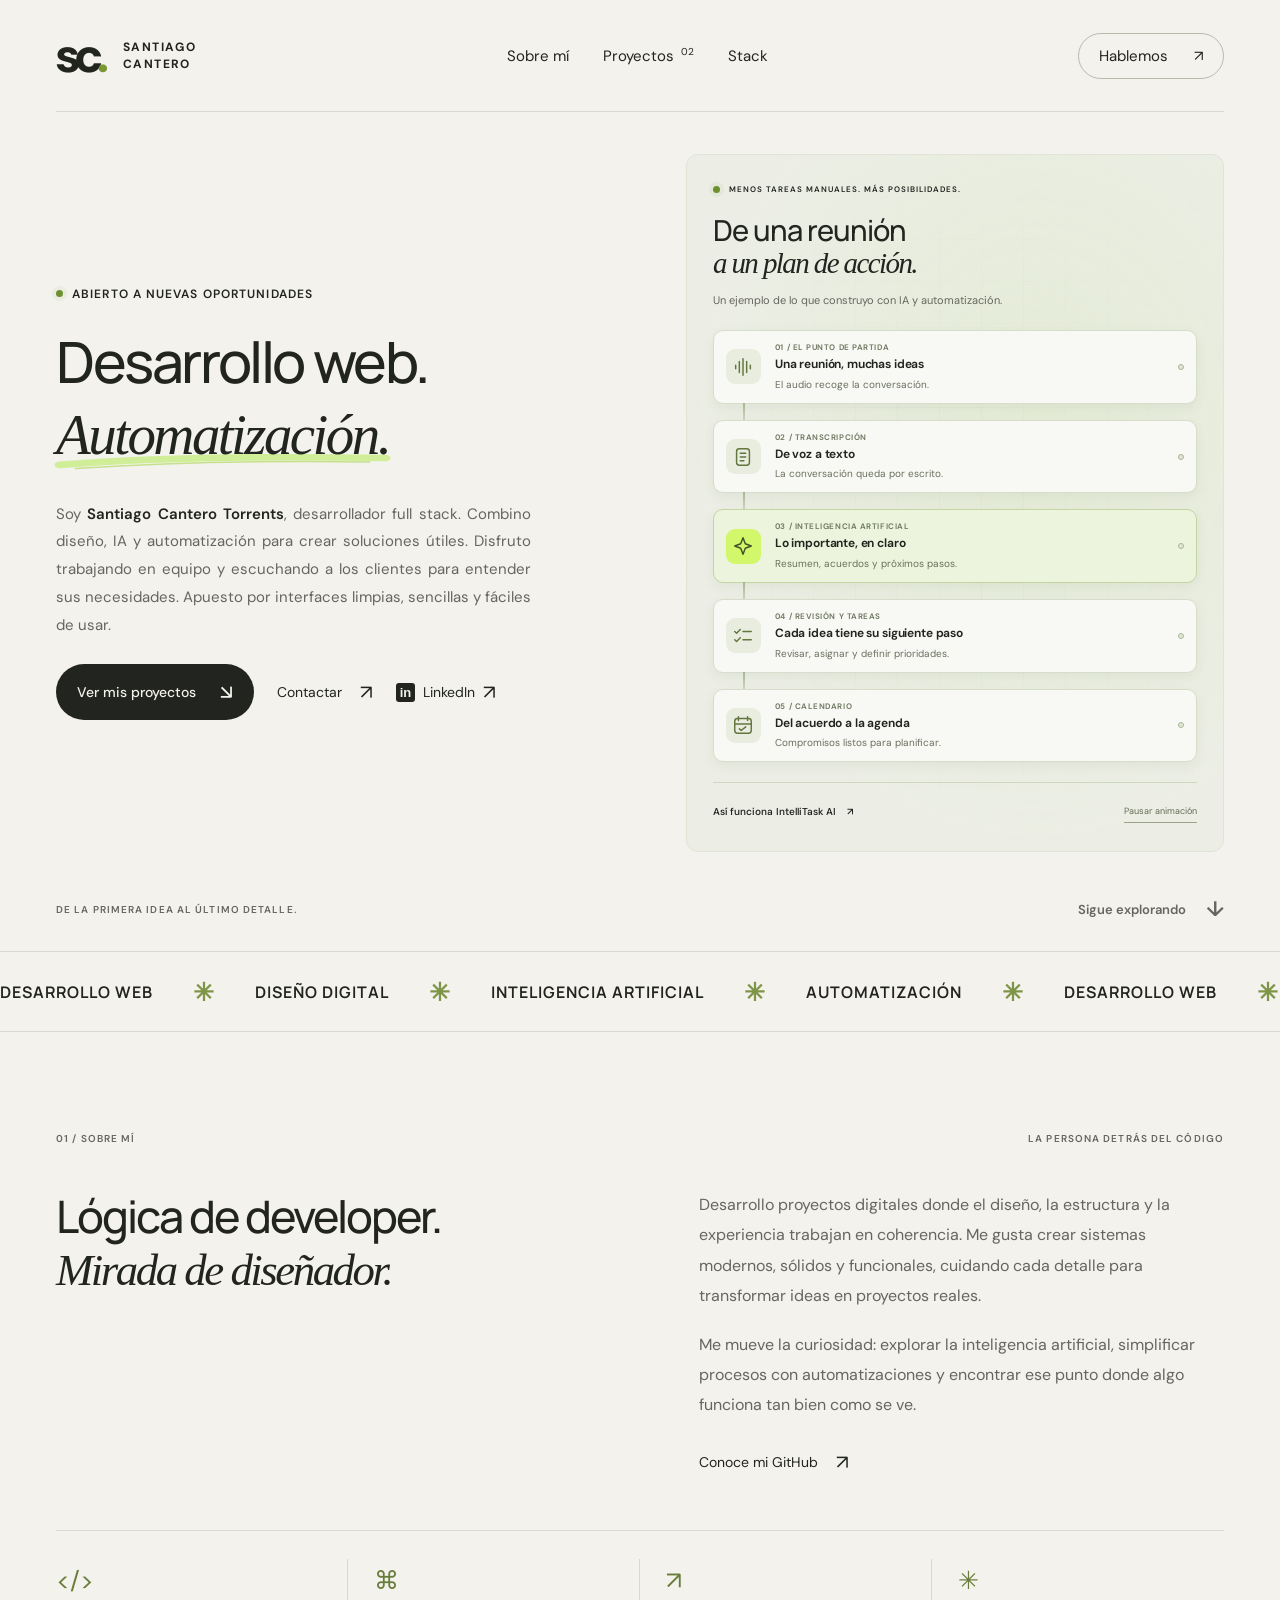
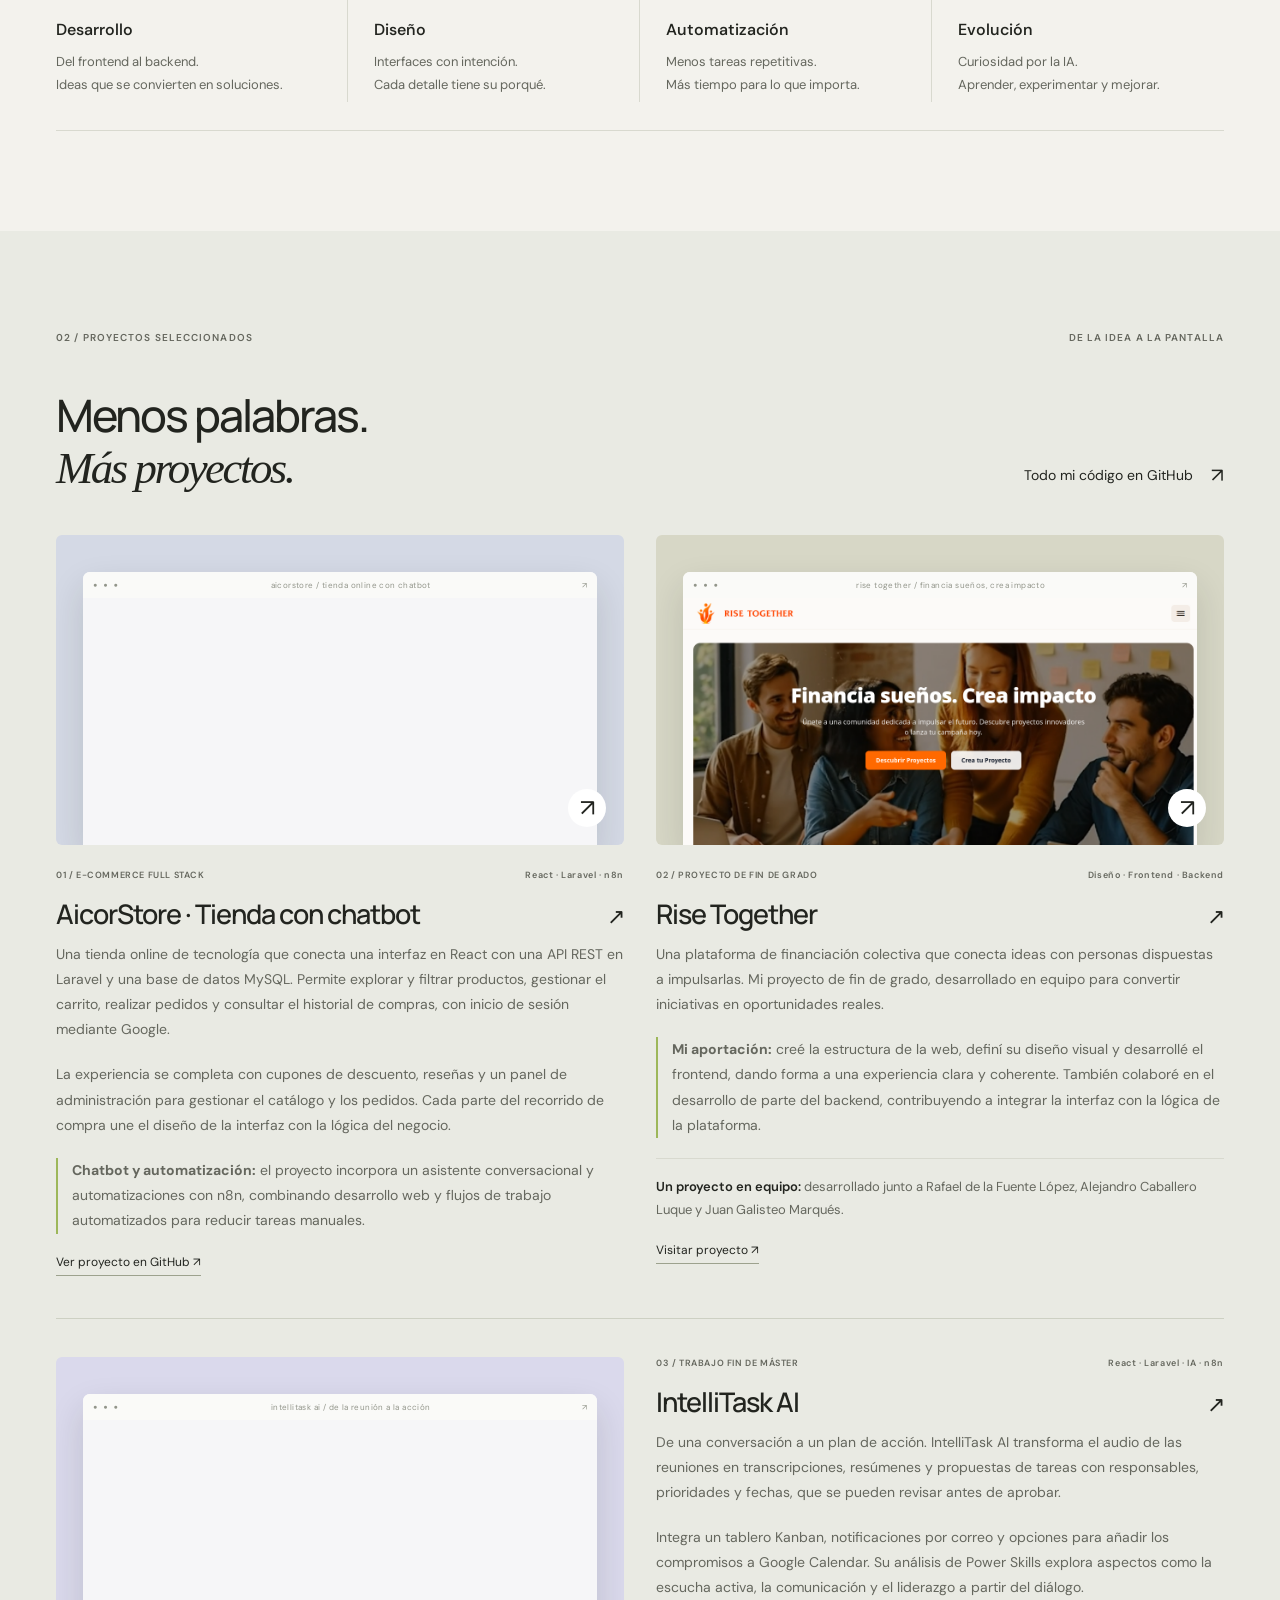
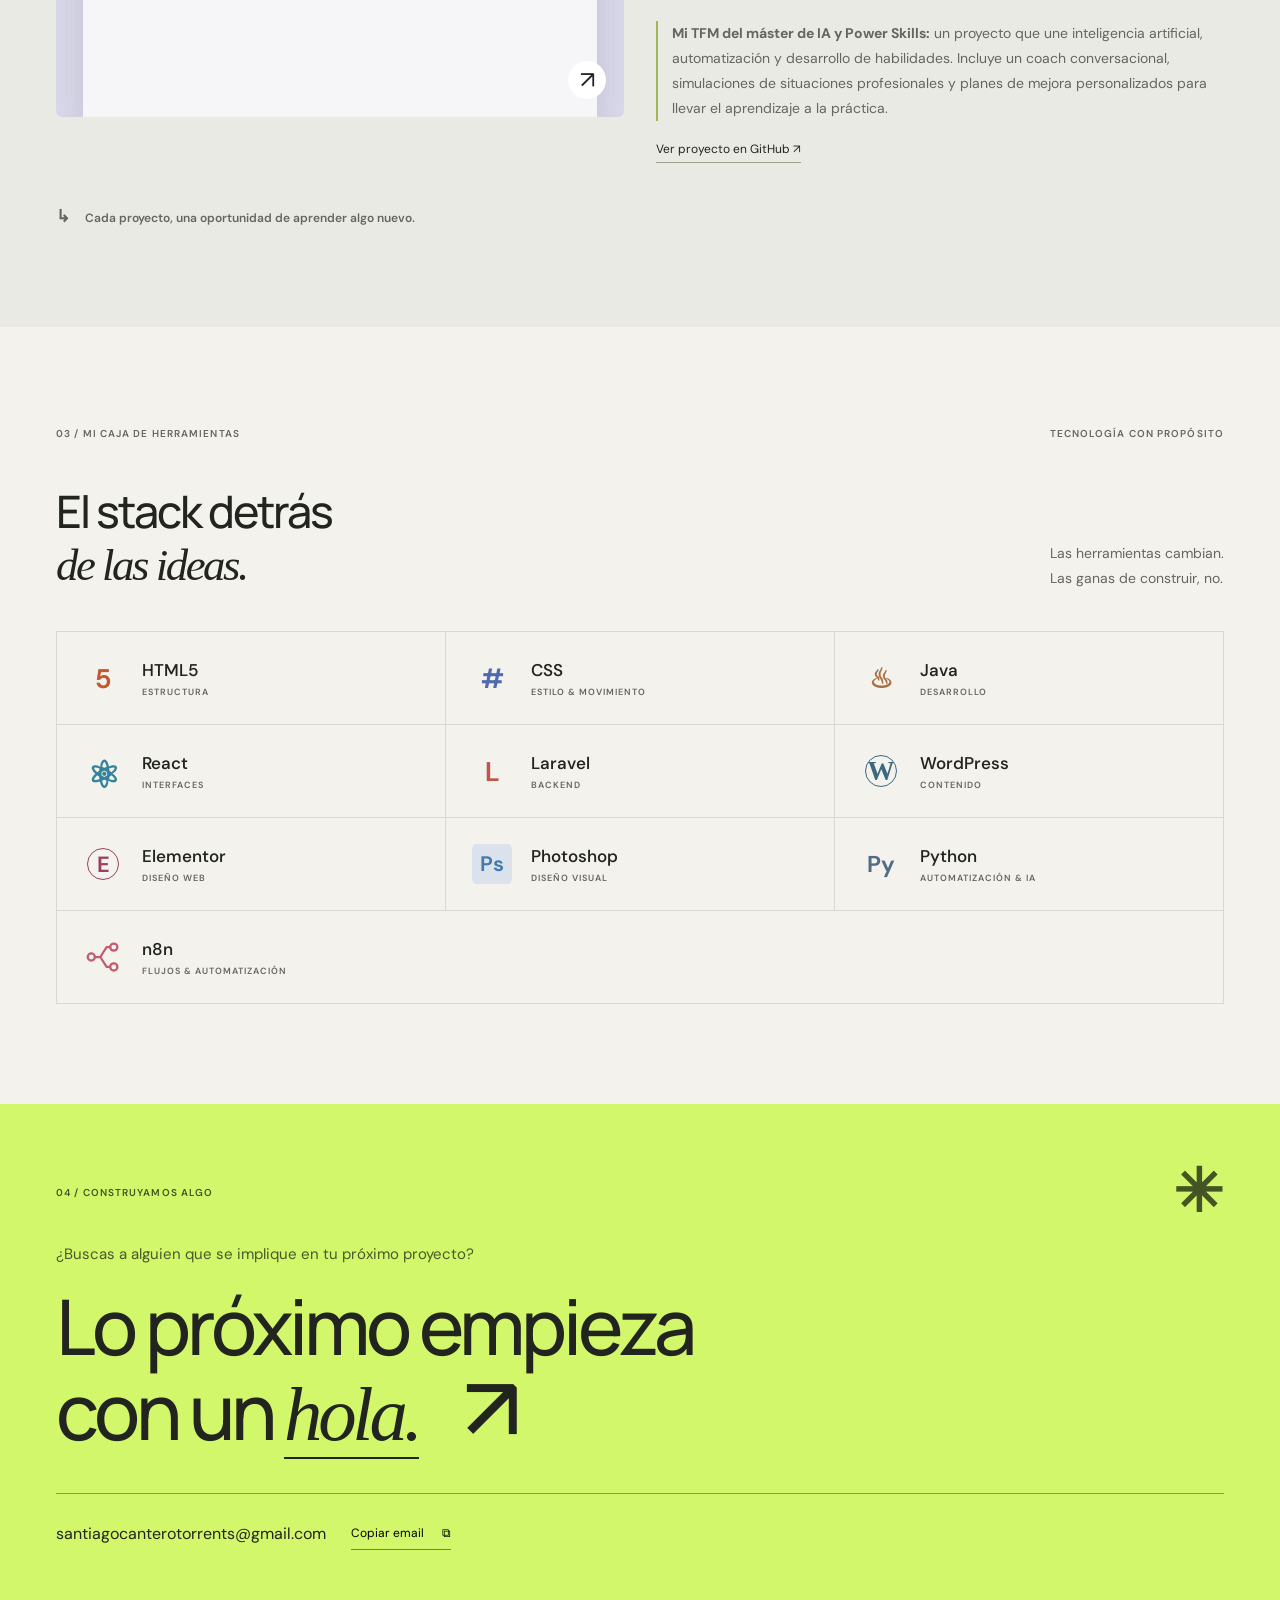
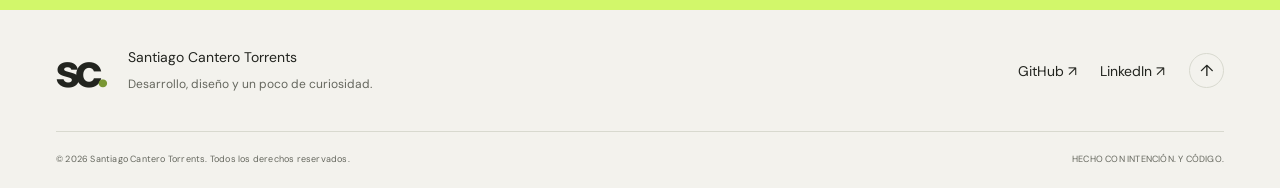
<file: index.html>
<!DOCTYPE html>
<html lang="es">
<head>
  <meta charset="UTF-8">
  <meta name="viewport" content="width=device-width, initial-scale=1.0">
  <meta name="theme-color" content="#f3f2ed">
  <meta name="description" content="Santiago Cantero Torrents. Desarrollador full stack y automatizador de procesos. Desarrollo web, diseño e inteligencia artificial para transformar ideas en proyectos reales.">
  <meta property="og:title" content="Santiago Cantero — Desarrollo, diseño & automatización">
  <meta property="og:description" content="Desarrollo web, diseño limpio y automatización con IA. Descubre mis proyectos y hablemos.">
  <meta property="og:type" content="website">
  <meta property="og:url" content="https://santicantero.github.io/">
  <link rel="canonical" href="https://santicantero.github.io/">
  <link rel="icon" type="image/svg+xml" href="assets/favicon.svg">
  <link rel="stylesheet" href="styles.css?v=65ef0438077b">
  <script src="script.js" defer></script>
  <title>Santiago Cantero Torrents · Full stack developer</title>
</head>
<body>
  <a class="skip-link" href="#contenido">Saltar al contenido</a>
  <header class="header wrap">
    <a class="brand" href="#inicio" aria-label="Santiago Cantero, inicio">sc<span class="brand-dot">.</span><span class="brand-name">SANTIAGO<br>CANTERO</span></a>
    <nav aria-label="Navegación principal">
      <a href="#sobre-mi">Sobre mí</a><a href="#proyectos">Proyectos <span class="nav-count" aria-label="sección 02">02</span></a><a href="#stack">Stack</a>
    </nav>
    <a class="header-contact" href="mailto:santiagocanterotorrents@gmail.com">Hablemos <span aria-hidden="true">↗</span></a>
  </header>
  <main id="contenido">
    <section class="hero wrap" id="inicio" aria-labelledby="hero-title">
      <div class="hero-copy">
        <p class="eyebrow"><span class="status-dot"></span> ABIERTO A NUEVAS OPORTUNIDADES</p>
        <h1 id="hero-title" class="professional-title"><span class="headline-row">Desarrollo web.</span><span class="headline-row"><span class="hero-accent">Automatización.</span></span></h1>
        <div class="intro"><span class="intro-line" aria-hidden="true"></span><p>Soy <strong>Santiago Cantero Torrents</strong>, desarrollador full stack. Combino diseño, IA y automatización para crear soluciones útiles. Disfruto trabajando en equipo y escuchando a los clientes para entender sus necesidades. Apuesto por interfaces limpias, sencillas y fáciles de usar.</p></div>
        <div class="hero-actions"><a class="button dark" href="#proyectos">Ver mis proyectos <span aria-hidden="true">↘</span></a><a class="text-link" href="mailto:santiagocanterotorrents@gmail.com">Contactar <span aria-hidden="true">↗</span></a><a class="text-link linkedin-link" href="https://www.linkedin.com/in/santiago-cantero-torrents-43a609280/" target="_blank" rel="noopener noreferrer"><span class="linkedin-icon" aria-hidden="true">in</span> LinkedIn <span aria-hidden="true">↗</span></a></div>
      </div>
      <section class="hero-art workflow-art" aria-labelledby="workflow-title">
        <div class="art-grid" aria-hidden="true"></div>
        <div class="workflow-heading">
          <p class="eyebrow"><span class="status-dot" aria-hidden="true"></span> MENOS TAREAS MANUALES. MÁS POSIBILIDADES.</p>
          <h2 id="workflow-title">De una reunión<br><span class="serif">a un plan de acción.</span></h2>
          <p class="workflow-caption">Un ejemplo de lo que construyo con IA y automatización.</p>
        </div>
        <ol class="workflow-steps" aria-label="Ejemplo de flujo de automatización">
          <li class="workflow-step" style="--step:0">
            <span class="workflow-icon" aria-hidden="true"><svg viewBox="0 0 24 24"><path d="M4 10v4m4-8v12m4-15v18m4-15v12m4-8v4"/></svg></span>
            <div><span class="workflow-label">01 / EL PUNTO DE PARTIDA</span><h3>Una reunión, muchas ideas</h3><p>El audio recoge la conversación.</p></div><span class="workflow-marker" aria-hidden="true"></span>
          </li>
          <li class="workflow-step" style="--step:1">
            <span class="workflow-icon" aria-hidden="true"><svg viewBox="0 0 24 24"><rect x="5" y="3" width="14" height="18" rx="3"/><path d="M9 8h6m-6 4h6m-6 4h4"/></svg></span>
            <div><span class="workflow-label">02 / TRANSCRIPCIÓN</span><h3>De voz a texto</h3><p>La conversación queda por escrito.</p></div><span class="workflow-marker" aria-hidden="true"></span>
          </li>
          <li class="workflow-step workflow-ai" style="--step:2">
            <span class="workflow-icon" aria-hidden="true"><svg viewBox="0 0 24 24"><path d="m12 3 2.5 6.5L21 12l-6.5 2.5L12 21l-2.5-6.5L3 12l6.5-2.5L12 3Z"/></svg></span>
            <div><span class="workflow-label">03 / INTELIGENCIA ARTIFICIAL</span><h3>Lo importante, en claro</h3><p>Resumen, acuerdos y próximos pasos.</p></div><span class="workflow-marker" aria-hidden="true"></span>
          </li>
          <li class="workflow-step" style="--step:3">
            <span class="workflow-icon" aria-hidden="true"><svg viewBox="0 0 24 24"><path d="m3 7 2 2 4-4m3 2h9M3 16l2 2 4-4m3 2h9"/></svg></span>
            <div><span class="workflow-label">04 / REVISIÓN Y TAREAS</span><h3>Cada idea tiene su siguiente paso</h3><p>Revisar, asignar y definir prioridades.</p></div><span class="workflow-marker" aria-hidden="true"></span>
          </li>
          <li class="workflow-step" style="--step:4">
            <span class="workflow-icon" aria-hidden="true"><svg viewBox="0 0 24 24"><rect x="3" y="5" width="18" height="16" rx="3"/><path d="M7 3v4m10-4v4M3 11h18m-13 5 2 2 5-4"/></svg></span>
            <div><span class="workflow-label">05 / CALENDARIO</span><h3>Del acuerdo a la agenda</h3><p>Compromisos listos para planificar.</p></div><span class="workflow-marker" aria-hidden="true"></span>
          </li>
        </ol>
        <div class="workflow-footer"><a href="https://github.com/santicantero/IntelliTask-AI" target="_blank" rel="noopener noreferrer">Así funciona IntelliTask AI <span aria-hidden="true">↗</span></a><button class="workflow-toggle" type="button" aria-pressed="false" hidden>Pausar animación</button></div>
      </section>
      <div class="hero-bottom"><span>DE LA PRIMERA IDEA AL ÚLTIMO DETALLE.</span><a href="#sobre-mi">Sigue explorando <span aria-hidden="true">↓</span></a></div>
    </section>
    <div class="ticker" aria-hidden="true"><div>DESARROLLO WEB <span>✳</span> DISEÑO DIGITAL <span>✳</span> INTELIGENCIA ARTIFICIAL <span>✳</span> AUTOMATIZACIÓN <span>✳</span> DESARROLLO WEB <span>✳</span> DISEÑO DIGITAL <span>✳</span> INTELIGENCIA ARTIFICIAL <span>✳</span> AUTOMATIZACIÓN <span>✳</span></div></div>
    <section class="about section wrap" id="sobre-mi" aria-labelledby="about-title">
      <div class="section-kicker"><span>01 / SOBRE MÍ</span><span>LA PERSONA DETRÁS DEL CÓDIGO</span></div>
      <div class="about-layout"><h2 id="about-title">Lógica de developer.<br><span class="serif">Mirada de diseñador.</span></h2><div class="about-copy"><p>Desarrollo proyectos digitales donde el diseño, la estructura y la experiencia trabajan en coherencia. Me gusta crear sistemas modernos, sólidos y funcionales, cuidando cada detalle para transformar ideas en proyectos reales.</p><p>Me mueve la curiosidad: explorar la inteligencia artificial, simplificar procesos con automatizaciones y encontrar ese punto donde algo funciona tan bien como se ve.</p><a class="text-link" href="https://github.com/santicantero" target="_blank" rel="noopener noreferrer">Conoce mi GitHub <span aria-hidden="true">↗</span></a></div></div>
      <div class="principles"><article><span class="principle-icon">&lt;/&gt;</span><h3>Desarrollo</h3><p>Del frontend al backend.<br>Ideas que se convierten en soluciones.</p></article><article><span class="principle-icon">⌘</span><h3>Diseño</h3><p>Interfaces con intención.<br>Cada detalle tiene su porqué.</p></article><article><span class="principle-icon">↗</span><h3>Automatización</h3><p>Menos tareas repetitivas.<br>Más tiempo para lo que importa.</p></article><article><span class="principle-icon">✳</span><h3>Evolución</h3><p>Curiosidad por la IA.<br>Aprender, experimentar y mejorar.</p></article></div>
    </section>
    <section class="projects section" id="proyectos" aria-labelledby="projects-title"><div class="wrap">
      <div class="section-kicker"><span>02 / PROYECTOS SELECCIONADOS</span><span>DE LA IDEA A LA PANTALLA</span></div>
      <div class="section-heading"><h2 id="projects-title">Menos palabras.<br><span class="serif">Más proyectos.</span></h2><a class="text-link" href="https://github.com/santicantero?tab=repositories" target="_blank" rel="noopener noreferrer">Todo mi código en GitHub <span aria-hidden="true">↗</span></a></div>
      <div class="project-grid">
        <article class="project-card">
          <a class="project-image shop" href="https://github.com/santicantero/Tienda-Online-con-Chatbot" target="_blank" rel="noopener noreferrer" aria-label="Ver el código de Tienda online con chatbot en GitHub; imagen de su interfaz AicorStore">
            <div class="browser-frame"><div class="browser-bar"><span>● ● ●</span><span>aicorstore / tienda online con chatbot</span><span>↗</span></div><iframe class="store-preview" src="assets/tienda-preview.html" title="Vista de la portada de AicorStore, generada a partir de su frontend original" loading="lazy" sandbox="" tabindex="-1" aria-hidden="true"></iframe></div><span class="image-link" aria-hidden="true">↗</span>
          </a>
          <div class="project-meta"><span>01 / E-COMMERCE FULL STACK</span><span>React · Laravel · n8n</span></div>
          <h3><a href="https://github.com/santicantero/Tienda-Online-con-Chatbot" target="_blank" rel="noopener noreferrer">AicorStore · Tienda con chatbot <span aria-hidden="true">↗</span></a></h3>
          <p>Una tienda online de tecnología que conecta una interfaz en React con una API REST en Laravel y una base de datos MySQL. Permite explorar y filtrar productos, gestionar el carrito, realizar pedidos y consultar el historial de compras, con inicio de sesión mediante Google.</p>
          <p>La experiencia se completa con cupones de descuento, reseñas y un panel de administración para gestionar el catálogo y los pedidos. Cada parte del recorrido de compra une el diseño de la interfaz con la lógica del negocio.</p>
          <p class="project-role"><strong>Chatbot y automatización:</strong> el proyecto incorpora un asistente conversacional y automatizaciones con n8n, combinando desarrollo web y flujos de trabajo automatizados para reducir tareas manuales.</p>
          <div class="project-links"><a href="https://github.com/santicantero/Tienda-Online-con-Chatbot" target="_blank" rel="noopener noreferrer">Ver proyecto en GitHub ↗</a></div>
        </article>
        <article class="project-card">
          <a class="project-image tfg" href="https://proyecto1.arenadaw.com.es/" target="_blank" rel="noopener noreferrer" aria-label="Visitar Rise Together, mi proyecto de fin de grado">
            <div class="browser-frame"><div class="browser-bar"><span>● ● ●</span><span>rise together / financia sueños, crea impacto</span><span>↗</span></div><img src="assets/tfg.png" alt="Captura de Rise Together, plataforma para descubrir e impulsar proyectos mediante campañas de financiación" width="1200" height="850" loading="lazy"></div><span class="image-link" aria-hidden="true">↗</span>
          </a>
          <div class="project-meta"><span>02 / PROYECTO DE FIN DE GRADO</span><span>Diseño · Frontend · Backend</span></div>
          <h3><a href="https://proyecto1.arenadaw.com.es/" target="_blank" rel="noopener noreferrer">Rise Together <span aria-hidden="true">↗</span></a></h3>
          <p>Una plataforma de financiación colectiva que conecta ideas con personas dispuestas a impulsarlas. Mi proyecto de fin de grado, desarrollado en equipo para convertir iniciativas en oportunidades reales.</p>
          <p class="project-role"><strong>Mi aportación:</strong> creé la estructura de la web, definí su diseño visual y desarrollé el frontend, dando forma a una experiencia clara y coherente. También colaboré en el desarrollo de parte del backend, contribuyendo a integrar la interfaz con la lógica de la plataforma.</p>
          <p class="project-credits"><strong>Un proyecto en equipo:</strong> desarrollado junto a Rafael de la Fuente López, Alejandro Caballero Luque y Juan Galisteo Marqués.</p>
          <div class="project-links"><a href="https://proyecto1.arenadaw.com.es/" target="_blank" rel="noopener noreferrer">Visitar proyecto ↗</a></div>
        </article>
        <article class="project-card project-featured">
          <a class="project-image intellitask" href="https://github.com/santicantero/IntelliTask-AI" target="_blank" rel="noopener noreferrer" aria-label="Ver IntelliTask AI, mi TFM de IA y Power Skills, en GitHub">
            <div class="browser-frame"><div class="browser-bar"><span>● ● ●</span><span>intellitask ai / de la reunión a la acción</span><span>↗</span></div><iframe class="store-preview" src="assets/intellitask-preview.html" title="Vista del panel original de IntelliTask AI, sin datos de reuniones" loading="lazy" sandbox="" tabindex="-1" aria-hidden="true"></iframe></div><span class="image-link" aria-hidden="true">↗</span>
          </a>
          <div class="featured-copy">
            <div class="project-meta"><span>03 / TRABAJO FIN DE MÁSTER</span><span>React · Laravel · IA · n8n</span></div>
            <h3><a href="https://github.com/santicantero/IntelliTask-AI" target="_blank" rel="noopener noreferrer">IntelliTask AI <span aria-hidden="true">↗</span></a></h3>
            <p>De una conversación a un plan de acción. IntelliTask AI transforma el audio de las reuniones en transcripciones, resúmenes y propuestas de tareas con responsables, prioridades y fechas, que se pueden revisar antes de aprobar.</p>
            <p>Integra un tablero Kanban, notificaciones por correo y opciones para añadir los compromisos a Google Calendar. Su análisis de Power Skills explora aspectos como la escucha activa, la comunicación y el liderazgo a partir del diálogo.</p>
            <p class="project-role"><strong>Mi TFM del máster de IA y Power Skills:</strong> un proyecto que une inteligencia artificial, automatización y desarrollo de habilidades. Incluye un coach conversacional, simulaciones de situaciones profesionales y planes de mejora personalizados para llevar el aprendizaje a la práctica.</p>
            <div class="project-links"><a href="https://github.com/santicantero/IntelliTask-AI" target="_blank" rel="noopener noreferrer">Ver proyecto en GitHub ↗</a></div>
          </div>
        </article>
      </div><p class="projects-note"><span>↳</span> Cada proyecto, una oportunidad de aprender algo nuevo.</p>
    </div></section>
    <section class="stack section wrap" id="stack" aria-labelledby="stack-title"><div class="section-kicker"><span>03 / MI CAJA DE HERRAMIENTAS</span><span>TECNOLOGÍA CON PROPÓSITO</span></div><div class="section-heading"><h2 id="stack-title">El stack detrás<br><span class="serif">de las ideas.</span></h2><p>Las herramientas cambian.<br>Las ganas de construir, no.</p></div><div class="tech-grid">
      <div class="tech"><span class="tech-symbol html">5</span><div><h3>HTML5</h3><p>ESTRUCTURA</p></div></div><div class="tech"><span class="tech-symbol css">#</span><div><h3>CSS</h3><p>ESTILO & MOVIMIENTO</p></div></div><div class="tech"><span class="tech-symbol java">♨</span><div><h3>Java</h3><p>DESARROLLO</p></div></div><div class="tech"><span class="tech-symbol react">⚛</span><div><h3>React</h3><p>INTERFACES</p></div></div><div class="tech"><span class="tech-symbol laravel">L</span><div><h3>Laravel</h3><p>BACKEND</p></div></div><div class="tech"><span class="tech-symbol wordpress">W</span><div><h3>WordPress</h3><p>CONTENIDO</p></div></div><div class="tech"><span class="tech-symbol elementor">E</span><div><h3>Elementor</h3><p>DISEÑO WEB</p></div></div><div class="tech"><span class="tech-symbol photoshop">Ps</span><div><h3>Photoshop</h3><p>DISEÑO VISUAL</p></div></div><div class="tech"><span class="tech-symbol python">Py</span><div><h3>Python</h3><p>AUTOMATIZACIÓN & IA</p></div></div><div class="tech"><span class="tech-symbol n8n" aria-hidden="true"><svg viewBox="0 0 40 40" fill="none"><path d="M8 20h9l7-11h8M17 20l7 11h8" stroke="currentColor" stroke-width="2.5" stroke-linecap="round" stroke-linejoin="round"/><circle cx="7" cy="20" r="4" fill="var(--paper)" stroke="currentColor" stroke-width="2.5"/><circle cx="32" cy="9" r="4" fill="var(--paper)" stroke="currentColor" stroke-width="2.5"/><circle cx="32" cy="31" r="4" fill="var(--paper)" stroke="currentColor" stroke-width="2.5"/></svg></span><div><h3>n8n</h3><p>FLUJOS & AUTOMATIZACIÓN</p></div></div>
    </div></section>
    <section class="contact" id="contacto" aria-labelledby="contact-title"><div class="wrap"><div class="section-kicker"><span>04 / CONSTRUYAMOS ALGO</span><span class="contact-star" aria-hidden="true">✳</span></div><p class="contact-intro">¿Buscas a alguien que se implique en tu próximo proyecto?</p><h2 id="contact-title">Lo próximo empieza<br>con un <a href="mailto:santiagocanterotorrents@gmail.com"><span class="serif">hola.</span><span class="contact-arrow" aria-hidden="true">↗</span></a></h2><div class="contact-bottom"><a class="email" href="mailto:santiagocanterotorrents@gmail.com">santiagocanterotorrents@gmail.com</a><button class="copy-email" type="button">Copiar email <span aria-hidden="true">⧉</span></button><span class="copy-status" role="status" aria-live="polite"></span></div></div></section>
  </main>
  <footer class="footer wrap"><div class="footer-top"><a class="brand" href="#inicio" aria-label="Volver al inicio">sc<span class="brand-dot">.</span></a><p>Santiago Cantero Torrents<br><span>Desarrollo, diseño y un poco de curiosidad.</span></p><div class="footer-social"><a class="text-link" href="https://github.com/santicantero" target="_blank" rel="noopener noreferrer">GitHub ↗</a><a class="text-link" href="https://www.linkedin.com/in/santiago-cantero-torrents-43a609280/" target="_blank" rel="noopener noreferrer">LinkedIn ↗</a></div><a class="back-top" href="#inicio" aria-label="Volver al inicio">↑</a></div><div class="footer-bottom"><span>© <span id="year">2026</span> Santiago Cantero Torrents. Todos los derechos reservados.</span><span>HECHO CON INTENCIÓN. Y CÓDIGO.</span></div></footer>
</body>
</html>
</file>
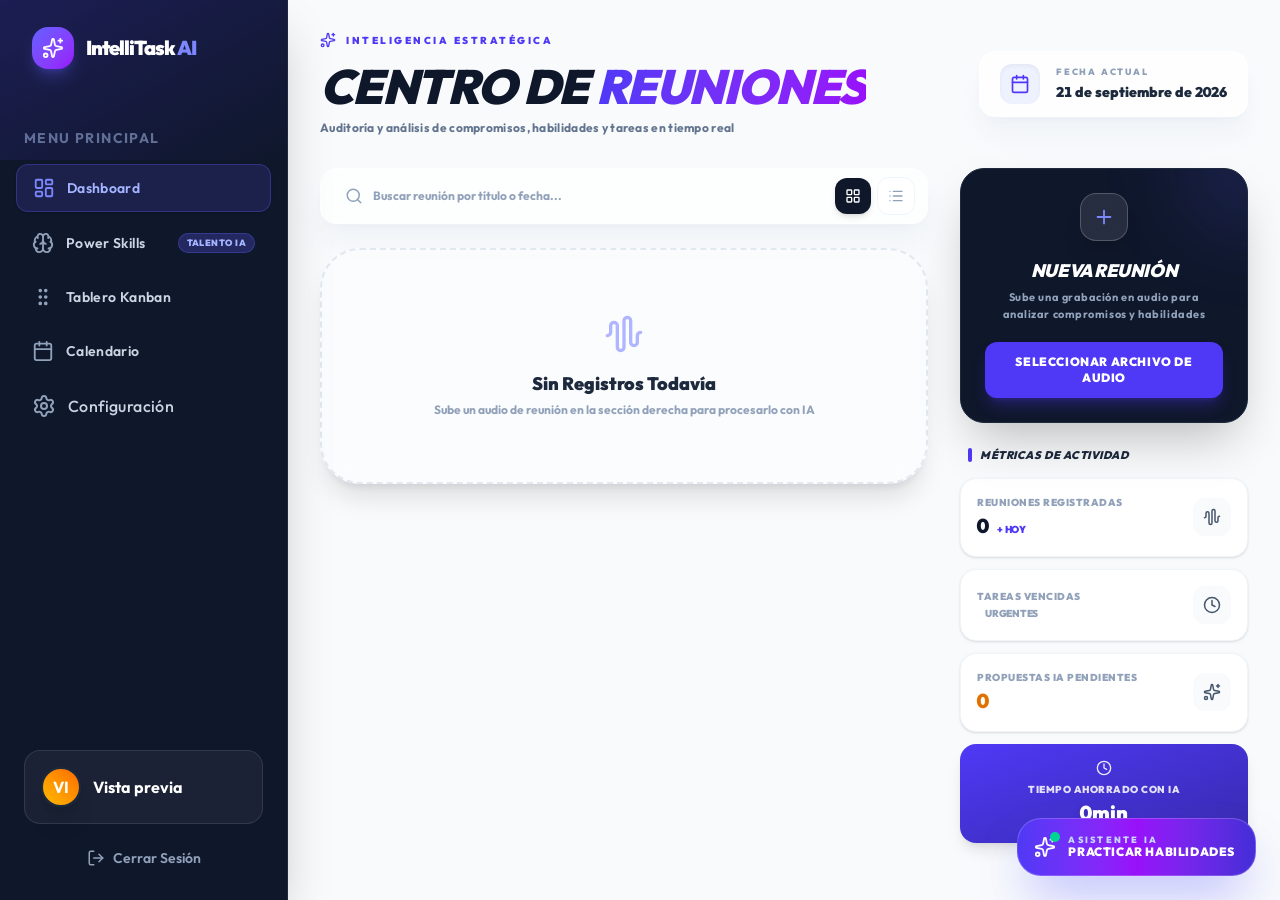
<file: assets/intellitask-preview.html>
<!doctype html><html lang="es"><head><meta charset="utf-8"><meta name="viewport" content="width=device-width,initial-scale=1"><title>IntelliTask AI · Vista previa del panel</title><link rel="stylesheet" href="intellitask-preview.css"><link rel="stylesheet" href="https://fonts.googleapis.com/css2?family=Outfit:wght@400;500;600;700;800;900&display=swap"><style>html,body{margin:0;overflow:hidden}*,*:before,*:after{animation:none!important;transition:none!important}a,button,input{pointer-events:none}</style></head><body><div class="flex h-screen bg-slate-50 font-sans selection:bg-indigo-200 overflow-hidden"><aside class="
                fixed inset-y-0 left-0 z-50 w-72 bg-slate-900 border-r border-slate-800 flex flex-col shadow-2xl text-slate-300 
                transition-transform duration-300 ease-in-out lg:relative lg:translate-x-0
                -translate-x-full
            "><div class="absolute top-0 left-0 w-full h-40 bg-gradient-to-br from-indigo-600/20 to-transparent pointer-events-none"></div><div class="h-24 flex items-center px-8 relative z-10"><div class="flex items-center justify-between w-full"><div class="flex items-center space-x-3"><div class="bg-indigo-500 p-2.5 rounded-2xl bg-gradient-to-br from-indigo-500 to-purple-600 shadow-lg shadow-indigo-500/30 flex-shrink-0"><svg xmlns="http://www.w3.org/2000/svg" width="22" height="22" viewBox="0 0 24 24" fill="none" stroke="currentColor" stroke-width="2" stroke-linecap="round" stroke-linejoin="round" class="lucide lucide-sparkles text-white" aria-hidden="true"><path d="M11.017 2.814a1 1 0 0 1 1.966 0l1.051 5.558a2 2 0 0 0 1.594 1.594l5.558 1.051a1 1 0 0 1 0 1.966l-5.558 1.051a2 2 0 0 0-1.594 1.594l-1.051 5.558a1 1 0 0 1-1.966 0l-1.051-5.558a2 2 0 0 0-1.594-1.594l-5.558-1.051a1 1 0 0 1 0-1.966l5.558-1.051a2 2 0 0 0 1.594-1.594z"></path><path d="M20 2v4"></path><path d="M22 4h-4"></path><circle cx="4" cy="20" r="2"></circle></svg></div><span class="font-black text-xl tracking-tighter text-white leading-none">IntelliTask <span class="text-indigo-400">AI</span></span></div><button class="lg:hidden text-slate-400 hover:text-white p-2"><svg xmlns="http://www.w3.org/2000/svg" width="24" height="24" viewBox="0 0 24 24" fill="none" stroke="currentColor" stroke-width="2" stroke-linecap="round" stroke-linejoin="round" class="lucide lucide-x" aria-hidden="true"><path d="M18 6 6 18"></path><path d="m6 6 12 12"></path></svg></button></div></div><div class="px-6 py-4 text-sm font-bold text-slate-500 uppercase tracking-widest mt-4">Menu Principal</div><nav class="flex-1 px-4 space-y-2 relative z-10"><a class="flex items-center space-x-3 px-4 py-3 rounded-xl transition-all duration-200 font-medium bg-indigo-500/15 text-indigo-300 border border-indigo-500/30 shadow-sm" href="/" data-discover="true"><svg xmlns="http://www.w3.org/2000/svg" width="22" height="22" viewBox="0 0 24 24" fill="none" stroke="currentColor" stroke-width="2" stroke-linecap="round" stroke-linejoin="round" class="lucide lucide-layout-dashboard text-indigo-400" aria-hidden="true"><rect width="7" height="9" x="3" y="3" rx="1"></rect><rect width="7" height="5" x="14" y="3" rx="1"></rect><rect width="7" height="9" x="14" y="12" rx="1"></rect><rect width="7" height="5" x="3" y="16" rx="1"></rect></svg><span class="tracking-wide text-sm font-semibold">Dashboard</span></a><a class="flex items-center space-x-3 px-4 py-3 rounded-xl transition-all duration-200 font-medium hover:bg-white/5 hover:text-white" href="/power-skills" data-discover="true"><svg xmlns="http://www.w3.org/2000/svg" width="22" height="22" viewBox="0 0 24 24" fill="none" stroke="currentColor" stroke-width="2" stroke-linecap="round" stroke-linejoin="round" class="lucide lucide-brain text-slate-400" aria-hidden="true"><path d="M12 18V5"></path><path d="M15 13a4.17 4.17 0 0 1-3-4 4.17 4.17 0 0 1-3 4"></path><path d="M17.598 6.5A3 3 0 1 0 12 5a3 3 0 1 0-5.598 1.5"></path><path d="M17.997 5.125a4 4 0 0 1 2.526 5.77"></path><path d="M18 18a4 4 0 0 0 2-7.464"></path><path d="M19.967 17.483A4 4 0 1 1 12 18a4 4 0 1 1-7.967-.517"></path><path d="M6 18a4 4 0 0 1-2-7.464"></path><path d="M6.003 5.125a4 4 0 0 0-2.526 5.77"></path></svg><div class="flex items-center justify-between flex-1"><span class="tracking-wide text-sm font-semibold">Power Skills</span><span class="px-2 py-0.5 bg-indigo-500/25 text-indigo-300 text-[9px] font-black uppercase rounded-full border border-indigo-500/30 tracking-wider">Talento IA</span></div></a><a class="flex items-center space-x-3 px-4 py-3 rounded-xl transition-all duration-200 font-medium hover:bg-white/5 hover:text-white" href="/tasks" data-discover="true"><svg xmlns="http://www.w3.org/2000/svg" width="22" height="22" viewBox="0 0 24 24" fill="none" stroke="currentColor" stroke-width="2" stroke-linecap="round" stroke-linejoin="round" class="lucide lucide-grip-vertical text-slate-400" aria-hidden="true"><circle cx="9" cy="12" r="1"></circle><circle cx="9" cy="5" r="1"></circle><circle cx="9" cy="19" r="1"></circle><circle cx="15" cy="12" r="1"></circle><circle cx="15" cy="5" r="1"></circle><circle cx="15" cy="19" r="1"></circle></svg><span class="tracking-wide text-sm font-semibold">Tablero Kanban</span></a><a class="flex items-center space-x-3 px-4 py-3 rounded-xl transition-all duration-200 font-medium hover:bg-white/5 hover:text-white" href="/calendar" data-discover="true"><svg xmlns="http://www.w3.org/2000/svg" width="22" height="22" viewBox="0 0 24 24" fill="none" stroke="currentColor" stroke-width="2" stroke-linecap="round" stroke-linejoin="round" class="lucide lucide-calendar text-slate-400" aria-hidden="true"><path d="M8 2v4"></path><path d="M16 2v4"></path><rect width="18" height="18" x="3" y="4" rx="2"></rect><path d="M3 10h18"></path></svg><span class="tracking-wide text-sm font-semibold">Calendario</span></a><a class="flex items-center space-x-3 px-4 py-3 rounded-xl transition duration-300 font-medium hover:bg-white/5 hover:text-white" href="/settings" data-discover="true"><svg xmlns="http://www.w3.org/2000/svg" width="24" height="24" viewBox="0 0 24 24" fill="none" stroke="currentColor" stroke-width="2" stroke-linecap="round" stroke-linejoin="round" class="lucide lucide-settings text-slate-400" aria-hidden="true"><path d="M9.671 4.136a2.34 2.34 0 0 1 4.659 0 2.34 2.34 0 0 0 3.319 1.915 2.34 2.34 0 0 1 2.33 4.033 2.34 2.34 0 0 0 0 3.831 2.34 2.34 0 0 1-2.33 4.033 2.34 2.34 0 0 0-3.319 1.915 2.34 2.34 0 0 1-4.659 0 2.34 2.34 0 0 0-3.32-1.915 2.34 2.34 0 0 1-2.33-4.033 2.34 2.34 0 0 0 0-3.831A2.34 2.34 0 0 1 6.35 6.051a2.34 2.34 0 0 0 3.319-1.915"></path><circle cx="12" cy="12" r="3"></circle></svg><span class="tracking-wide text-base">Configuración</span></a></nav><div class="p-6 relative z-10 space-y-4"><div class="bg-white/5 border border-white/10 rounded-2xl p-4"><div class="flex items-center space-x-3"><div class="w-10 h-10 rounded-full bg-gradient-to-tr from-amber-400 to-orange-500 border-2 border-slate-800 flex items-center justify-center font-bold text-white shadow-xl">VI</div><div class="flex-1 overflow-hidden"><p class="text-white font-bold text-base truncate">Vista previa</p><p class="text-slate-400 text-sm text-indigo-300 truncate"></p></div></div></div><button class="w-full flex justify-center items-center space-x-2 text-slate-400 hover:text-white py-2 rounded-xl transition duration-300 hover:bg-red-500/10 hover:text-red-400"><svg xmlns="http://www.w3.org/2000/svg" width="18" height="18" viewBox="0 0 24 24" fill="none" stroke="currentColor" stroke-width="2" stroke-linecap="round" stroke-linejoin="round" class="lucide lucide-log-out" aria-hidden="true"><path d="m16 17 5-5-5-5"></path><path d="M21 12H9"></path><path d="M9 21H5a2 2 0 0 1-2-2V5a2 2 0 0 1 2-2h4"></path></svg><span class="text-sm font-semibold">Cerrar Sesión</span></button></div></aside><main class="flex-1 overflow-y-auto overflow-x-hidden relative"><header class="lg:hidden bg-white border-b border-slate-200 h-16 flex items-center px-6 sticky top-0 z-30 shadow-sm"><button class="text-slate-600 p-2 -ml-2"><svg xmlns="http://www.w3.org/2000/svg" width="24" height="24" viewBox="0 0 24 24" fill="none" stroke="currentColor" stroke-width="2" stroke-linecap="round" stroke-linejoin="round" class="lucide lucide-menu" aria-hidden="true"><path d="M4 5h16"></path><path d="M4 12h16"></path><path d="M4 19h16"></path></svg></button><div class="flex-1 flex justify-center"><span class="font-black text-lg tracking-tighter text-slate-900 leading-none">IntelliTask <span class="text-indigo-600">AI</span></span></div><div class="w-10"></div> </header><div class="absolute top-0 right-0 w-96 h-96 bg-indigo-200/40 rounded-full blur-3xl -z-10 -translate-y-1/2 translate-x-1/2 pointer-events-none"></div><div class="absolute bottom-0 left-0 w-96 h-96 bg-purple-200/40 rounded-full blur-3xl -z-10 translate-y-1/2 -translate-x-1/2 pointer-events-none"></div><div class="max-w-7xl mx-auto p-6 md:p-8 relative z-10 animate-in fade-in duration-700 pb-20"><div class="flex flex-col md:flex-row md:items-center justify-between mb-8 gap-6"><div><div class="flex items-center space-x-2.5 text-indigo-600 mb-2"><svg xmlns="http://www.w3.org/2000/svg" width="16" height="16" viewBox="0 0 24 24" fill="none" stroke="currentColor" stroke-width="2" stroke-linecap="round" stroke-linejoin="round" class="lucide lucide-sparkles animate-pulse" aria-hidden="true"><path d="M11.017 2.814a1 1 0 0 1 1.966 0l1.051 5.558a2 2 0 0 0 1.594 1.594l5.558 1.051a1 1 0 0 1 0 1.966l-5.558 1.051a2 2 0 0 0-1.594 1.594l-1.051 5.558a1 1 0 0 1-1.966 0l-1.051-5.558a2 2 0 0 0-1.594-1.594l-5.558-1.051a1 1 0 0 1 0-1.966l5.558-1.051a2 2 0 0 0 1.594-1.594z"></path><path d="M20 2v4"></path><path d="M22 4h-4"></path><circle cx="4" cy="20" r="2"></circle></svg><span class="text-[10px] font-black uppercase tracking-[0.25em]">Inteligencia Estratégica</span></div><h1 class="text-3xl md:text-4xl lg:text-5xl font-black text-slate-900 tracking-tight uppercase italic leading-tight">Centro de <span class="text-transparent bg-clip-text bg-gradient-to-r from-indigo-600 to-purple-600">Reuniones</span></h1><p class="text-slate-500 font-bold text-xs mt-1 tracking-wide">Auditoría y análisis de compromisos, habilidades y tareas en tiempo real</p></div><div class="bg-white/80 backdrop-blur-xl px-5 py-3 rounded-2xl shadow-xl shadow-slate-200/40 border border-white flex items-center space-x-4 w-fit"><div class="bg-indigo-50 p-2.5 rounded-xl text-indigo-600 shadow-inner"><svg xmlns="http://www.w3.org/2000/svg" width="20" height="20" viewBox="0 0 24 24" fill="none" stroke="currentColor" stroke-width="2" stroke-linecap="round" stroke-linejoin="round" class="lucide lucide-calendar" aria-hidden="true"><path d="M8 2v4"></path><path d="M16 2v4"></path><rect width="18" height="18" x="3" y="4" rx="2"></rect><path d="M3 10h18"></path></svg></div><div><p class="text-[9px] font-black uppercase tracking-[0.2em] text-slate-400">Fecha Actual</p><span class="font-black text-slate-800 text-sm tabular-nums">21 de septiembre de 2026</span></div></div></div><div class="grid grid-cols-1 lg:grid-cols-12 gap-8"><div class="lg:col-span-8 space-y-6"><div class="flex items-center justify-between gap-4 p-2 bg-white/70 backdrop-blur-md rounded-2xl border border-white shadow-xl shadow-slate-200/40"><div class="relative flex-1"><svg xmlns="http://www.w3.org/2000/svg" width="18" height="18" viewBox="0 0 24 24" fill="none" stroke="currentColor" stroke-width="2" stroke-linecap="round" stroke-linejoin="round" class="lucide lucide-search absolute left-4 top-1/2 -translate-y-1/2 text-slate-400" aria-hidden="true"><path d="m21 21-4.34-4.34"></path><circle cx="11" cy="11" r="8"></circle></svg><input type="text" placeholder="Buscar reunión por título o fecha..." class="w-full bg-transparent border-none rounded-xl pl-11 pr-4 py-2.5 text-xs font-bold text-slate-800 focus:ring-0 outline-none placeholder:text-slate-400" value=""/></div><div class="flex items-center space-x-1.5 pr-1"><button class="p-2.5 bg-slate-900 text-white rounded-xl shadow-md active:scale-95 transition-all"><svg xmlns="http://www.w3.org/2000/svg" width="16" height="16" viewBox="0 0 24 24" fill="none" stroke="currentColor" stroke-width="2" stroke-linecap="round" stroke-linejoin="round" class="lucide lucide-layout-grid" aria-hidden="true"><rect width="7" height="7" x="3" y="3" rx="1"></rect><rect width="7" height="7" x="14" y="3" rx="1"></rect><rect width="7" height="7" x="14" y="14" rx="1"></rect><rect width="7" height="7" x="3" y="14" rx="1"></rect></svg></button><button class="p-2.5 bg-white text-slate-400 rounded-xl hover:bg-slate-50 transition-all border border-slate-100"><svg xmlns="http://www.w3.org/2000/svg" width="16" height="16" viewBox="0 0 24 24" fill="none" stroke="currentColor" stroke-width="2" stroke-linecap="round" stroke-linejoin="round" class="lucide lucide-list" aria-hidden="true"><path d="M3 5h.01"></path><path d="M3 12h.01"></path><path d="M3 19h.01"></path><path d="M8 5h13"></path><path d="M8 12h13"></path><path d="M8 19h13"></path></svg></button></div></div><div class="space-y-4"><div class="text-center p-16 bg-white/40 backdrop-blur-md rounded-[2.5rem] border-2 border-dashed border-slate-200 shadow-xl"><svg xmlns="http://www.w3.org/2000/svg" width="40" height="40" viewBox="0 0 24 24" fill="none" stroke="currentColor" stroke-width="2" stroke-linecap="round" stroke-linejoin="round" class="lucide lucide-audio-waveform text-indigo-400 mx-auto mb-4 opacity-60" aria-hidden="true"><path d="M2 13a2 2 0 0 0 2-2V7a2 2 0 0 1 4 0v13a2 2 0 0 0 4 0V4a2 2 0 0 1 4 0v13a2 2 0 0 0 4 0v-4a2 2 0 0 1 2-2"></path></svg><h3 class="text-lg font-black text-slate-800 mb-1">Sin Registros Todavía</h3><p class="text-slate-400 font-bold text-xs">Sube un audio de reunión en la sección derecha para procesarlo con IA</p></div></div></div><div class="lg:col-span-4 space-y-6"><div class="bg-slate-900 rounded-3xl shadow-2xl p-6 text-white relative overflow-hidden group border border-slate-800"><div class="absolute top-0 right-0 w-32 h-32 bg-indigo-500/15 rounded-full blur-2xl -translate-y-1/2 translate-x-1/2 pointer-events-none group-hover:scale-150 transition-transform duration-700"></div><div class="relative z-10 flex flex-col items-center text-center"><div class="w-12 h-12 bg-white/10 backdrop-blur-md rounded-2xl flex items-center justify-center mb-4 border border-white/20 shadow-xl transition-all group-hover:scale-105 duration-500"><svg xmlns="http://www.w3.org/2000/svg" width="22" height="22" viewBox="0 0 24 24" fill="none" stroke="currentColor" stroke-width="2" stroke-linecap="round" stroke-linejoin="round" class="lucide lucide-plus text-indigo-400" aria-hidden="true"><path d="M5 12h14"></path><path d="M12 5v14"></path></svg></div><h2 class="text-lg font-black mb-1 tracking-tight uppercase italic">Nueva Reunión</h2><p class="text-slate-400 mb-5 text-[11px] font-bold tracking-wider">Sube una grabación en audio para analizar compromisos y habilidades</p><label class="w-full bg-indigo-600 hover:bg-indigo-500 text-white font-black py-3 px-5 rounded-xl shadow-lg shadow-indigo-600/30 transition-all duration-300 cursor-pointer block text-xs uppercase tracking-wider active:scale-95 "><span>Seleccionar Archivo de Audio</span><input type="file" class="hidden" accept="audio/*"/></label></div></div><div class="space-y-3.5"><div class="flex items-center space-x-2 px-2"><div class="w-1 h-3.5 bg-indigo-600 rounded-full"></div><h3 class="font-black text-slate-800 text-[11px] tracking-wider uppercase italic">Métricas de Actividad</h3></div><div class="grid grid-cols-1 gap-3"><div class="bg-white p-4 rounded-2xl border border-slate-100 flex justify-between items-center group shadow-sm hover:shadow-md transition-all"><div><p class="text-[10px] font-black uppercase text-slate-400 tracking-wider mb-0.5">Reuniones Registradas</p><div class="flex items-baseline space-x-2"><span class="text-xl font-black text-slate-900 tabular-nums">0</span><span class="text-[10px] font-black text-indigo-600 uppercase tracking-tight">+ Hoy</span></div></div><div class="p-2.5 bg-slate-50 text-slate-600 rounded-xl group-hover:text-indigo-600 transition-colors"><svg xmlns="http://www.w3.org/2000/svg" width="18" height="18" viewBox="0 0 24 24" fill="none" stroke="currentColor" stroke-width="2" stroke-linecap="round" stroke-linejoin="round" class="lucide lucide-audio-waveform" aria-hidden="true"><path d="M2 13a2 2 0 0 0 2-2V7a2 2 0 0 1 4 0v13a2 2 0 0 0 4 0V4a2 2 0 0 1 4 0v13a2 2 0 0 0 4 0v-4a2 2 0 0 1 2-2"></path></svg></div></div><div class="bg-white p-4 rounded-2xl border border-slate-100 flex justify-between items-center group shadow-sm hover:shadow-md transition-all"><div><p class="text-[10px] font-black uppercase text-slate-400 tracking-wider mb-0.5">Tareas Vencidas</p><div class="flex items-baseline space-x-2"><span class="text-xl font-black tabular-nums text-slate-900"></span><span class="text-[10px] font-black text-slate-400 uppercase tracking-tight">Urgentes</span></div></div><div class="p-2.5 bg-slate-50 text-slate-600 rounded-xl group-hover:text-rose-500 transition-colors"><svg xmlns="http://www.w3.org/2000/svg" width="18" height="18" viewBox="0 0 24 24" fill="none" stroke="currentColor" stroke-width="2" stroke-linecap="round" stroke-linejoin="round" class="lucide lucide-clock" aria-hidden="true"><circle cx="12" cy="12" r="10"></circle><path d="M12 6v6l4 2"></path></svg></div></div><div class="bg-white p-4 rounded-2xl border border-slate-100 flex justify-between items-center group shadow-sm hover:shadow-md transition-all"><div><p class="text-[10px] font-black uppercase text-slate-400 tracking-wider mb-0.5">Propuestas IA Pendientes</p><span class="text-xl font-black text-amber-600 tabular-nums">0</span></div><div class="p-2.5 bg-slate-50 text-slate-600 rounded-xl group-hover:text-amber-500 transition-colors"><svg xmlns="http://www.w3.org/2000/svg" width="18" height="18" viewBox="0 0 24 24" fill="none" stroke="currentColor" stroke-width="2" stroke-linecap="round" stroke-linejoin="round" class="lucide lucide-sparkles" aria-hidden="true"><path d="M11.017 2.814a1 1 0 0 1 1.966 0l1.051 5.558a2 2 0 0 0 1.594 1.594l5.558 1.051a1 1 0 0 1 0 1.966l-5.558 1.051a2 2 0 0 0-1.594 1.594l-1.051 5.558a1 1 0 0 1-1.966 0l-1.051-5.558a2 2 0 0 0-1.594-1.594l-5.558-1.051a1 1 0 0 1 0-1.966l5.558-1.051a2 2 0 0 0 1.594-1.594z"></path><path d="M20 2v4"></path><path d="M22 4h-4"></path><circle cx="4" cy="20" r="2"></circle></svg></div></div><div class="bg-gradient-to-br from-indigo-600 to-indigo-800 p-4 rounded-2xl shadow-lg flex flex-col items-center justify-center text-white relative overflow-hidden group hover:scale-[1.01] transition-transform"><svg xmlns="http://www.w3.org/2000/svg" width="16" height="16" viewBox="0 0 24 24" fill="none" stroke="currentColor" stroke-width="2" stroke-linecap="round" stroke-linejoin="round" class="lucide lucide-clock mb-1.5 opacity-90 animate-pulse" aria-hidden="true"><circle cx="12" cy="12" r="10"></circle><path d="M12 6v6l4 2"></path></svg><p class="text-[10px] font-black uppercase tracking-wider opacity-85 mb-0.5">Tiempo Ahorrado con IA</p><span class="text-xl font-black tabular-nums drop-shadow-md">0min</span></div></div></div></div></div></div><button class="fixed bottom-6 right-6 z-40 bg-gradient-to-r from-indigo-600 via-purple-600 to-indigo-700 text-white p-4 rounded-3xl shadow-2xl shadow-indigo-500/50 hover:scale-105 active:scale-95 transition-all duration-300 flex items-center space-x-3 group border border-white/20" title="Abrir Entrenador de Habilidades IA"><div class="relative"><svg xmlns="http://www.w3.org/2000/svg" width="22" height="22" viewBox="0 0 24 24" fill="none" stroke="currentColor" stroke-width="2" stroke-linecap="round" stroke-linejoin="round" class="lucide lucide-sparkles animate-spin group-hover:rotate-180 transition-transform duration-700" aria-hidden="true"><path d="M11.017 2.814a1 1 0 0 1 1.966 0l1.051 5.558a2 2 0 0 0 1.594 1.594l5.558 1.051a1 1 0 0 1 0 1.966l-5.558 1.051a2 2 0 0 0-1.594 1.594l-1.051 5.558a1 1 0 0 1-1.966 0l-1.051-5.558a2 2 0 0 0-1.594-1.594l-5.558-1.051a1 1 0 0 1 0-1.966l5.558-1.051a2 2 0 0 0 1.594-1.594z"></path><path d="M20 2v4"></path><path d="M22 4h-4"></path><circle cx="4" cy="20" r="2"></circle></svg><span class="absolute -top-1 -right-1 w-2.5 h-2.5 bg-emerald-400 rounded-full animate-ping"></span></div><div class="text-left pr-1 hidden sm:block"><p class="text-[9px] font-black uppercase tracking-[0.25em] text-indigo-200 leading-none">Asistente IA</p><p class="font-black text-xs uppercase tracking-wider leading-tight">Practicar Habilidades</p></div></button></main></div><div class="fixed bottom-6 right-6 z-[9999] flex flex-col space-y-3 pointer-events-none"></div></body></html>
</file>
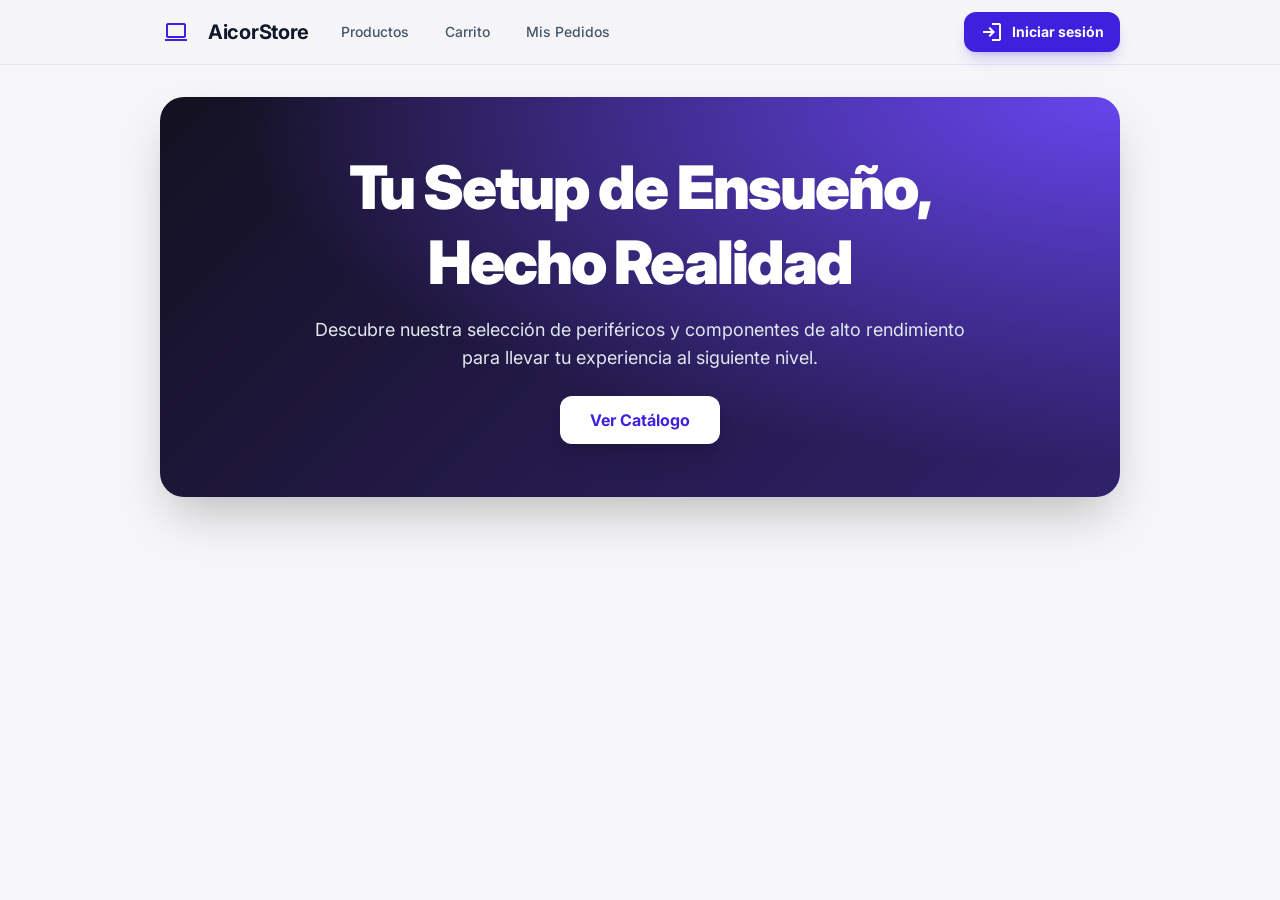
<file: assets/tienda-preview.html>
<!doctype html><html lang="es"><head><meta charset="UTF-8"><meta name="viewport" content="width=device-width,initial-scale=1"><title>AicorStore · Vista de la interfaz</title><link rel="stylesheet" href="tienda-preview.css"><link href="https://fonts.googleapis.com/css2?family=Inter:wght@400;500;600;700;800;900&family=Material+Symbols+Outlined&display=swap" rel="stylesheet"><style>body{margin:0;overflow:hidden;color-scheme:light}a,button{pointer-events:none}.material-symbols-outlined{font-family:'Material Symbols Outlined';font-weight:normal;font-style:normal;line-height:1;display:inline-block;white-space:nowrap;font-feature-settings:'liga';-webkit-font-smoothing:antialiased}</style></head><body><div class="bg-background-light font-display text-slate-900 min-h-screen"><header class="sticky top-0 z-50 bg-background-light/80 dark:bg-background-dark/80 backdrop-blur-md border-b border-slate-200 dark:border-slate-800 px-4 md:px-10 lg:px-40 py-3"><div class="flex items-center justify-between whitespace-nowrap"><div class="flex items-center gap-8"><a class="flex items-center gap-4 text-primary" href="/" data-discover="true"><div class="size-8 flex items-center justify-center"><span class="material-symbols-outlined text-3xl">computer</span></div><h2 class="text-slate-900 dark:text-slate-100 text-xl font-bold leading-tight tracking-[-0.015em]">AicorStore</h2></a><nav class="hidden md:flex items-center gap-9"><a class="text-slate-600 dark:text-slate-400 hover:text-primary dark:hover:text-primary text-sm font-medium transition-colors" href="/" data-discover="true">Productos</a><a class="text-slate-600 dark:text-slate-400 hover:text-primary dark:hover:text-primary text-sm font-medium transition-colors" href="/cart" data-discover="true">Carrito</a><a class="text-slate-600 dark:text-slate-400 hover:text-primary dark:hover:text-primary text-sm font-medium transition-colors" href="/orders" data-discover="true">Mis Pedidos</a></nav></div><div class="flex flex-1 justify-end gap-4 md:gap-8 items-center"><button class="flex min-w-[120px] cursor-pointer items-center justify-center gap-2 rounded-xl h-10 px-4 bg-primary text-white text-sm font-bold shadow-lg shadow-primary/20 hover:bg-primary/90 transition-all"><span class="material-symbols-outlined text-[18px]">login</span><span class="truncate text-xs md:text-sm">Iniciar sesión</span></button></div></div></header><main class="flex flex-col px-4 md:px-10 lg:px-40 py-8"><section class="@container mb-12"><div class="flex min-h-[400px] flex-col gap-6 bg-cover bg-center bg-no-repeat rounded-3xl items-center justify-center p-8 relative overflow-hidden group shadow-2xl" style="background-image:radial-gradient(ellipse at top right, #6745ed, transparent 65%), linear-gradient(135deg, #141121, #30216c)"><div class="flex flex-col gap-4 text-center max-w-2xl relative z-10"><h1 class="text-white text-4xl md:text-6xl font-black leading-tight tracking-[-0.033em]">Tu Setup de Ensueño, Hecho Realidad</h1><p class="text-slate-200 text-base md:text-lg font-normal">Descubre nuestra selección de periféricos y componentes de alto rendimiento para llevar tu experiencia al siguiente nivel.</p></div><button class="relative z-10 flex min-w-[160px] cursor-pointer items-center justify-center rounded-xl h-12 px-6 bg-white text-primary text-base font-bold shadow-xl hover:scale-105 transition-transform"><span>Ver Catálogo</span></button></div></section></main></div></body></html>
</file>
<file: styles.css>
@import url('https://fonts.googleapis.com/css2?family=DM+Sans:wght@400;450;500;550;600;650;700&family=Manrope:wght@400;500;600;650;700;750;800&display=swap');
:root{--paper:#f3f2ed;--ink:#22241f;--muted:#65675e;--line:#d8d9cf;--lime:#d2f76a;--serif:Georgia,'Times New Roman',serif}*{box-sizing:border-box}html{scroll-behavior:smooth;scroll-padding-top:30px}body{margin:0;background:var(--paper);color:var(--ink);font-family:'DM Sans',sans-serif;-webkit-font-smoothing:antialiased}a{color:inherit;text-decoration:none}button{font:inherit}::selection{background:var(--lime);color:var(--ink)}:focus-visible{outline:3px solid #678d19;outline-offset:6px}button,a{-webkit-tap-highlight-color:transparent}img{display:block;max-width:100%}.wrap{width:min(1280px,calc(100% - 112px));margin-inline:auto}.header{height:112px;display:flex;align-items:center;justify-content:space-between;border-bottom:1px solid var(--line)}.brand{display:flex;align-items:center;font-size:49px;font-weight:800;letter-spacing:-5px;line-height:1}.brand-dot{color:#799733}.brand-name{font-size:12px;line-height:1.4;letter-spacing:1.4px;font-weight:700;margin-left:19px}.header nav{display:flex;gap:34px;align-items:center;font-size:15px}.header nav a{padding:12px 0}.header nav a:hover,.text-link:hover{color:#668321}.nav-count{font-size:10px;vertical-align:super;margin-left:3px}.header-contact{border:1px solid #b8bbac;border-radius:30px;padding:12px 20px;font-size:15px;display:flex;gap:26px;transition:background .2s}.header-contact:hover{background:var(--lime)}.hero{display:grid;grid-template-columns:1.1fr 1fr;gap:20px 30px;padding-top:58px}.eyebrow,.section-kicker,.art-coord,.art-bottom,.hero-bottom,.project-meta,.projects-note,.footer-bottom,.tech p{font-family:'DM Sans',sans-serif;font-size:12px;font-weight:600;letter-spacing:1.1px}.eyebrow{display:flex;align-items:center;gap:9px;margin:0 0 28px}.status-dot{width:7px;height:7px;border-radius:50%;background:#6c902f;box-shadow:0 0 0 4px #79973312}h1,h2,h3,p{margin-top:0}h1,h2{font-family:'Manrope','DM Sans',sans-serif;font-weight:500}h1{font-size:clamp(60px,6.3vw,92px);line-height:1.015;letter-spacing:-5px;margin-bottom:30px}.serif{font-family:var(--serif);font-weight:400;font-style:italic;letter-spacing:-.055em}.highlight{position:relative;z-index:0}.highlight svg{position:absolute;left:0;bottom:-5px;width:100%;height:20px;z-index:-1;overflow:visible}.highlight path{stroke:#acd74a;stroke-width:8;fill:none;stroke-linecap:round}.period{color:#82a336}.intro{display:flex;gap:16px;align-items:flex-start}.intro-line{width:25px;height:1px;background:#8d9381;margin-top:10px;flex-shrink:0}.intro p{font-size:15px;color:var(--muted);line-height:1.9;margin-bottom:25px}.intro strong{color:var(--ink);font-weight:600}.hero-actions{display:flex;align-items:center;gap:28px}.button{display:inline-flex;gap:35px;align-items:center;padding:17px 23px;border-radius:40px;font-size:14px;font-weight:500;transition:transform .2s,background .2s}.button:hover{transform:translateY(-3px);background:#424a31}.dark{background:var(--ink);color:var(--paper)}.button span{font-size:20px}.text-link{font-size:14px;display:inline-flex;gap:18px;align-items:center;transition:color .2s}.text-link span{font-size:20px}.hero-art{position:relative;min-height:550px;align-self:stretch;border-radius:4px;overflow:hidden;background:radial-gradient(ellipse at 52% 52%,#e3e8d4 0%,#e9ecdf 28%,#f0f0e8 65%);isolation:isolate}.art-grid{position:absolute;inset:0;background-image:linear-gradient(#929d7810 1px,transparent 1px),linear-gradient(90deg,#929d7810 1px,transparent 1px);background-size:42px 42px;mask-image:radial-gradient(ellipse,#000,transparent 75%)}.art-coord{position:absolute;top:27px;left:27px;font-size:9px;letter-spacing:1.3px;color:#737968}.art-cross{position:absolute;font-size:25px;font-weight:400;color:#889373}.cross-one{right:24px;top:15px}.cross-two{left:26px;bottom:55px}.orbit-system{position:absolute;inset:14% 2% 15%;perspective:800px;animation:levitate 7s ease-in-out infinite}.orbit{position:absolute;left:50%;top:50%;width:90%;height:58%;border:1px solid #67714e;box-shadow:0 0 0 5px #ffffff28,inset 0 0 0 3px #ffffff42;border-radius:50%;transform:translate(-50%,-50%) rotate(-35deg)}.orbit-two{transform:translate(-50%,-50%) rotate(37deg);border-color:#9aab70;width:83%;height:53%}.orbit-three{transform:translate(-50%,-50%) rotate(91deg);width:84%;height:50%;border-color:#b0b59d}.core{position:absolute;left:50%;top:50%;width:210px;height:210px;transform:translate(-50%,-50%);border-radius:50%;display:grid;place-items:center;background:radial-gradient(circle at 30% 22%,#f3ffa8 0%,#d6f67a 28%,#a9c74d 58%,#758d39 85%);box-shadow:inset -13px -15px 23px #51652665,inset 3px 4px 8px #fff9,18px 30px 46px #61703b3d;z-index:2}.core:after{content:'';position:absolute;inset:0;border-radius:50%;background:repeating-radial-gradient(ellipse at 35% 20%,transparent 0 5px,#5f773418 6px 7px);mix-blend-mode:multiply}.core-inner{font-size:150px;color:#314526;line-height:1;text-shadow:1px 3px 0 #eef9a56b;animation:rotate 40s linear infinite}.satellite{position:absolute;border-radius:50%;background:radial-gradient(circle at 30% 25%,#f1f3e8,#939b82 45%,#363e2f);width:43px;height:43px;box-shadow:4px 8px 12px #535c3526;z-index:3}.satellite-one{left:15%;top:27%}.satellite-two{width:23px;height:23px;bottom:20%;right:24%;background:radial-gradient(circle at 30% 25%,#e5ffad,#a6bf5d 45%,#51612f)}.floating-label{position:absolute;display:flex;align-items:center;gap:10px;padding:12px 16px;font-size:12px;background:#ffffffd9;backdrop-filter:blur(12px);border:1px solid #fff;border-radius:9px;box-shadow:0 8px 25px #464d3410;z-index:4;animation:levitate 6s ease-in-out infinite}.floating-label span{font-size:18px}.label-code{top:22%;right:5%;transform:rotate(5deg)}.label-design{left:2%;bottom:24%;animation-delay:-2s}.label-ai{right:5%;bottom:15%;animation-delay:-4s}.art-bottom{position:absolute;bottom:24px;left:25px;right:25px;display:flex;justify-content:space-between;font-size:8px;letter-spacing:.8px;color:#697354}.art-bottom i{display:inline-block;width:5px;height:5px;background:#7c9c3c;border-radius:50%;margin-right:5px}.hero-bottom{grid-column:1/-1;display:flex;align-items:center;justify-content:space-between;margin:23px 0 28px;color:var(--muted);font-size:10px}.hero-bottom a{display:flex;align-items:center;gap:20px;text-transform:none;letter-spacing:0;font-size:13px}.hero-bottom a span{font-size:21px}.ticker{border-block:1px solid var(--line);padding:22px 0;overflow:hidden}.ticker>div{display:flex;align-items:center;gap:40px;width:max-content;animation:marquee 45s linear infinite;font-family:'Manrope',sans-serif;font-size:16px;font-weight:650;letter-spacing:1px}.ticker span{font-size:25px;color:#7e9547}.section{padding-block:100px}.section-kicker{display:flex;justify-content:space-between;gap:20px;margin-bottom:45px;font-size:10px;color:var(--muted)}.about-layout{display:grid;grid-template-columns:1.1fr 1fr;gap:65px}h2{font-size:clamp(34px,3.5vw,50px);line-height:1.15;letter-spacing:-2px;margin-bottom:35px}.about-copy p{font-size:16px;line-height:1.9;color:var(--muted);margin-bottom:18px}.about-copy .text-link{margin-top:10px}.principles{display:grid;grid-template-columns:repeat(4,1fr);border-block:1px solid var(--line);margin-top:55px;padding:28px 0}.principles article{padding:5px 26px;border-right:1px solid var(--line)}.principles article:first-child{padding-left:0}.principles article:last-child{border:0}.principle-icon{display:block;font-size:25px;margin-bottom:25px;color:#697d3b;height:30px}.principles h3{font-size:16px;font-weight:550;margin-bottom:10px}.principles p{font-size:13px;color:var(--muted);line-height:1.8;margin:0}.projects{background:#e9eae3}.section-heading{display:flex;align-items:flex-end;justify-content:space-between;gap:30px;margin-bottom:40px}.section-heading h2{margin-bottom:0}.section-heading>.text-link{margin-bottom:7px}.project-grid{display:grid;grid-template-columns:1fr 1fr;gap:32px}.project-image{display:block;position:relative;overflow:hidden;padding:37px 27px 0;height:310px;border-radius:6px}.shop{background:#d4d9e5}.tfg{background:#d7d7c6}.browser-frame{border-radius:7px 7px 0 0;overflow:hidden;box-shadow:0 15px 35px #1b211724;transition:transform .6s cubic-bezier(.2,.8,.2,1);background:#fff;height:100%}.project-image:hover .browser-frame{transform:translateY(-8px) rotate(-1deg) scale(1.025)}.browser-bar{display:flex;align-items:center;justify-content:space-between;height:26px;padding:0 10px;background:#fafaf8;color:#92958a;font-size:8px;letter-spacing:.4px}.browser-bar>span:first-child{letter-spacing:2px;font-size:7px}.browser-frame img{width:100%;height:auto;min-height:100%;object-fit:cover;object-position:top}.image-link{position:absolute;right:18px;bottom:18px;width:38px;height:38px;border-radius:50%;background:#fff;display:grid;place-items:center;font-size:24px;transition:transform .2s}.project-image:hover .image-link{transform:rotate(45deg);background:var(--lime)}.project-meta{display:flex;justify-content:space-between;gap:10px;font-size:9px;letter-spacing:.6px;margin-top:24px;color:var(--muted)}.project-card h3{font-family:'Manrope',sans-serif;font-weight:550;font-size:27px;letter-spacing:-1px;margin:14px 0 10px}.project-card h3 a{display:flex;justify-content:space-between}.project-card h3 span{font-size:22px;font-weight:400}.project-card>p{font-size:14px;line-height:1.8;color:var(--muted);max-width:440px;margin-bottom:20px}.project-links{display:flex;gap:25px;font-size:12px}.project-links a{border-bottom:1px solid #9dA28e;padding-bottom:5px}.project-links a:hover{color:#536f1b;border-color:currentColor}.projects-note{margin:42px 0 0;font-size:12px;letter-spacing:0;color:var(--muted)}.projects-note span{margin-right:12px;font-size:17px}.section-heading>p{font-size:14px;line-height:1.8;color:var(--muted);margin:0}.tech-grid{display:grid;grid-template-columns:repeat(3,1fr);border-top:1px solid var(--line);border-left:1px solid var(--line)}.tech{display:flex;align-items:center;gap:19px;padding:26px;border-right:1px solid var(--line);border-bottom:1px solid var(--line);transition:background .2s}.tech:hover{background:#e8eddb}.tech h3{font-size:17px;font-weight:550;margin-bottom:5px}.tech p{font-size:9px;letter-spacing:1px;color:var(--muted);margin:0}.tech-symbol{display:grid;place-items:center;width:40px;height:40px;font-size:27px;font-weight:650}.html{color:#c5572f}.css{color:#5269af}.java{color:#a97044}.react{color:#33839a;font-size:37px}.laravel{color:#bf5648}.wordpress{font-family:Georgia,serif;color:#3c6980;border:1.5px solid;border-radius:50%;width:32px;height:32px;margin:4px}.elementor{color:#994065;border:1.5px solid;border-radius:50%;width:32px;height:32px;margin:4px;font-size:22px}.photoshop{color:#427aaf;font-size:21px;border-radius:5px;background:#dbe2ec}.python{color:#516b86;font-size:23px}.contact{background:var(--lime);padding:58px 0 60px;overflow:hidden}.contact .section-kicker{color:#445424;align-items:center;margin-bottom:22px}.contact-star{font-size:60px;line-height:1;animation:rotate 35s linear infinite}.contact-intro{font-size:15px;color:#49582c;margin-bottom:20px}.contact h2{font-size:clamp(50px,6vw,85px);letter-spacing:-4px;line-height:1.1;margin-bottom:36px}.contact h2 a{white-space:nowrap}.contact h2 .serif{border-bottom:2px solid #22241f}.contact-arrow{display:inline-block;font-size:90px;line-height:.7;margin-left:45px;transition:transform .3s}.contact h2 a:hover .contact-arrow{transform:translate(9px,-9px)}.contact-bottom{border-top:1px solid #899e51;padding-top:23px;display:flex;gap:25px;align-items:center;flex-wrap:wrap}.email{font-size:16px}.copy-email{border:0;background:transparent;padding:8px 0;cursor:pointer;font-size:12px;border-bottom:1px solid #71883c}.copy-email span{margin-left:15px}.copy-status{font-size:13px}.footer{padding-block:35px 23px}.footer-top{display:flex;gap:24px;align-items:center;margin-bottom:35px}.footer-top p{font-size:14px;line-height:1.8;margin:0}.footer-top p span{color:var(--muted);font-size:12px}.footer-top>.text-link{margin-left:auto}.back-top{width:35px;height:35px;border:1px solid var(--line);border-radius:50%;display:grid;place-items:center}.footer-bottom{display:flex;justify-content:space-between;gap:20px;font-size:9px;font-weight:400;letter-spacing:.2px;color:var(--muted);border-top:1px solid var(--line);padding-top:21px}.skip-link{position:fixed;top:-100px;left:15px;z-index:100;background:var(--ink);color:#fff;padding:15px}.skip-link:focus{top:10px}.reveal-ready{opacity:0;transform:translateY(22px);transition:opacity .8s,transform .8s}.reveal-ready.is-visible{opacity:1;transform:none}@keyframes rotate{to{transform:rotate(360deg)}}@keyframes levitate{0%,100%{translate:0 0}50%{translate:0 -12px}}@keyframes marquee{to{transform:translateX(-50%)}}
@media(min-width:1500px){.hero-art{min-height:600px}.hero{padding-top:65px}.core{width:245px;height:245px}.core-inner{font-size:170px}}@media(max-width:1050px){.wrap{width:calc(100% - 64px)}.header{height:95px}.hero{gap:20px;padding-top:40px}h1{font-size:67px;letter-spacing:-4px}.hero-art{min-height:530px}.core{width:170px;height:170px}.core-inner{font-size:120px}.floating-label{font-size:9px;padding:10px}.label-code{right:1%}.label-design{left:0}.art-bottom span:last-child{display:none}.about-layout{gap:30px}.project-image{height:260px;padding:27px 18px 0}.section{padding-block:75px}.principles article{padding-inline:18px}.project-meta{font-size:8px}.hero-bottom{margin-top:15px}.intro p{font-size:14px}.contact-arrow{font-size:70px}}
@media(max-width:700px){.wrap{width:calc(100% - 40px)}.header{height:82px}.brand{font-size:40px}.brand-name{display:none}.header nav{gap:18px;font-size:13px}.nav-count{display:none}.header-contact{font-size:13px;padding:9px 13px;gap:12px}.hero{grid-template-columns:1fr;padding-top:35px;gap:25px}.eyebrow{font-size:9px;margin-bottom:24px}h1{font-size:clamp(60px,13vw,84px);letter-spacing:-3.5px}h1 br:nth-of-type(2){display:none}h1 .serif:before{content:' ';}.intro p{font-size:14px}.hero-art{min-height:385px}.orbit-system{inset:5% 8%}.core{width:170px;height:170px}.label-code{top:19%;right:8%}.label-design{left:5%;bottom:28%}.label-ai{right:6%;bottom:16%}.art-bottom span:last-child{display:block}.hero-bottom{margin:0 0 0;padding:0 0 20px;font-size:8px}.hero-bottom a{font-size:12px;gap:12px}.ticker{padding-block:16px}.ticker>div{font-size:13px;gap:26px}.ticker span{font-size:20px}.section{padding-block:60px}.section-kicker{font-size:9px;margin-bottom:30px}.section-kicker>span:last-child:not(.contact-star){display:none}.about-layout{grid-template-columns:1fr;gap:0}h2{font-size:36px;letter-spacing:-1.7px}.about-copy p{font-size:15px}.principles{grid-template-columns:1fr 1fr;padding:0;margin-top:35px}.principles article{padding:22px 18px!important}.principles article:nth-child(2){border-right:0}.principles article:nth-child(-n+2){border-bottom:1px solid var(--line)}.principle-icon{margin-bottom:18px}.principles p{font-size:12px}.section-heading{align-items:flex-start;flex-direction:column;gap:24px;margin-bottom:30px}.project-grid{grid-template-columns:1fr;gap:38px}.project-image{height:290px;padding:30px 22px 0}.project-meta{font-size:9px}.project-card h3{font-size:27px}.project-card>p{font-size:14px}.tech-grid{grid-template-columns:1fr 1fr}.tech{padding:20px 12px;gap:12px}.tech h3{font-size:15px}.tech p{font-size:7.5px;letter-spacing:.5px}.tech-symbol{width:32px;font-size:25px}.tech:last-child:nth-child(odd){grid-column:1/-1}.tech .photoshop{font-size:19px}.contact{padding-block:35px 40px}.contact-star{font-size:42px}.contact-intro{font-size:13px;max-width:260px}.contact h2{font-size:clamp(43px,9vw,65px);letter-spacing:-2px}.contact-arrow{font-size:60px;margin-left:20px}.contact-bottom{gap:13px}.email{font-size:clamp(11px,3.1vw,14px)}.footer-top{gap:14px;flex-wrap:wrap}.footer-top p{font-size:12px}.footer-top p span{font-size:9px}.footer-top>.text-link{font-size:12px}.back-top{width:28px;height:28px}.footer-bottom{flex-direction:column;gap:12px;font-size:8px}.button{padding:14px 20px}.hero-actions{gap:25px}.brand{letter-spacing:-4px}}
@media(prefers-reduced-motion:reduce){html{scroll-behavior:auto}*,*:before,*:after{animation:none!important;transition:none!important}.reveal-ready{opacity:1;transform:none}}

/* Keep longer project names and metadata comfortable at small widths. */
.project-meta{flex-wrap:wrap;row-gap:7px}.project-card h3 a{gap:16px;align-items:baseline}.project-card h3 a span{flex-shrink:0}.project-role{border-left:2px solid #9db75a;padding-left:14px}.project-card>p{max-width:none}.email{overflow-wrap:anywhere}.footer-top p{min-width:0}@media(max-width:380px){.header nav{gap:12px}.header-contact{padding-inline:10px}.hero-actions{gap:17px}.button{gap:22px}.project-meta{font-size:10px}}

/* Static render of the original shop frontend, framed like the other project. */
.store-preview{display:block;width:250%;height:900px;border:0;transform:scale(.4);transform-origin:top left;pointer-events:none;background:#f6f6f8}
.project-card .project-credits{margin-top:18px;padding-top:16px;border-top:1px solid var(--line);font-size:13px;line-height:1.8}
.project-credits strong{font-weight:600;color:var(--ink)}

/* Featured master's project: a wider card keeps its context easy to read. */
.intellitask{background:#dad9ec}
.project-featured{grid-column:1/-1;display:grid;grid-template-columns:minmax(0,1fr) minmax(0,1fr);gap:32px;border-top:1px solid #cdd0c3;padding-top:38px;margin-top:10px;align-items:start}
.project-featured .project-image{height:360px}
.project-featured .project-meta{margin-top:0}
.featured-copy>p{font-size:14px;line-height:1.8;color:var(--muted);margin-bottom:20px}
@media(max-width:700px){.project-featured{grid-template-columns:minmax(0,1fr);gap:24px;padding-top:30px}.project-featured .project-image{height:290px}.featured-copy>p{font-size:14px}}

.n8n{color:#c45b70}.n8n svg{display:block;width:36px;height:36px}.intro p{max-width:510px;text-wrap:pretty}
@media(min-width:701px){.tech:last-child:nth-child(3n + 1){grid-column:1/-1}}

/* A readable automation sequence replaces the abstract hero ornament. */
.workflow-art{display:flex;flex-direction:column;justify-content:center;min-height:680px;padding:32px 30px;background:radial-gradient(ellipse at 65% 40%,#e4ebd6,transparent 70%),#eceee5;border:1px solid #e0e4d5;border-radius:12px}
.workflow-heading,.workflow-steps,.workflow-footer{position:relative;z-index:1}
.workflow-heading .eyebrow{font-size:8px;letter-spacing:1px;margin-bottom:17px;line-height:1.7}
.workflow-heading h2{font-size:32px;line-height:1.12;letter-spacing:-1px;margin-bottom:12px}
.workflow-caption{font-size:11px;line-height:1.6;color:var(--muted);margin-bottom:25px;max-width:320px}
.workflow-steps{list-style:none;margin:0;padding:0;display:flex;flex-direction:column;gap:21px}
.workflow-step{position:relative;display:flex;align-items:center;gap:14px;padding:13px 14px;border:1px solid #d7ddcb;background:#f8f9f4;border-radius:10px;box-shadow:0 4px 12px #434e2210;animation:workflow-node 12s ease-in-out infinite;animation-delay:calc(var(--step)*2s)}
.workflow-step:not(:last-child):after{content:'';position:absolute;left:31px;top:100%;width:2px;height:22px;background:linear-gradient(#a5b68a,#ccd4c0);animation:workflow-wire 12s linear infinite;animation-delay:calc(var(--step)*2s + 1s)}
.workflow-icon{display:grid;place-items:center;width:35px;height:35px;flex-shrink:0;border-radius:9px;background:#e9eddf;color:#63763e}
.workflow-icon svg{width:22px;height:22px;fill:none;stroke:currentColor;stroke-width:1.6;stroke-linecap:round;stroke-linejoin:round}
.workflow-label{display:block;font-size:7px;font-weight:650;letter-spacing:1px;color:#707963;margin-bottom:5px}
.workflow-step h3{font-family:'DM Sans',sans-serif;font-size:12px;line-height:1.3;font-weight:650;margin:0 0 4px;letter-spacing:-.15px}
.workflow-step p{font-size:10px;line-height:1.5;margin:0;color:#69705f}
.workflow-marker{width:6px;height:6px;border:1px solid #acb69a;border-radius:50%;margin-left:auto;flex-shrink:0;background:#e0e6d5;animation:workflow-dot 12s ease-in-out infinite;animation-delay:calc(var(--step)*2s)}
.workflow-ai{background:#edf4dd;border-color:#c4d5a2}.workflow-ai .workflow-icon{background:var(--lime);color:#425329}
.workflow-footer{display:flex;align-items:center;justify-content:space-between;gap:15px;flex-wrap:wrap;padding-top:21px;margin-top:22px;border-top:1px solid #cfd6c2}
.workflow-footer a{font-size:10px;font-weight:550}.workflow-footer a:hover{color:#536f1b}.workflow-footer a span{margin-left:8px}
.workflow-toggle{font-size:9px;color:#626b55;border:0;border-bottom:1px solid #9aa58a;background:transparent;padding:5px 0;cursor:pointer}
.workflow-art.is-paused *,.workflow-art.is-paused *:after{animation-play-state:paused!important}
@keyframes workflow-node{0%,18%,100%{border-color:#d7ddcb;box-shadow:0 4px 12px #434e2210;transform:none}3%,13%{border-color:#91ad55;box-shadow:0 0 0 3px #c8eaa238,0 5px 16px #434e2212;transform:translateX(3px)}}
@keyframes workflow-dot{0%,18%,100%{background:#e0e6d5;border-color:#acb69a}3%,13%{background:#86a741;border-color:#779338}}
@keyframes workflow-wire{0%,18%,100%{background:#ccd4c0}3%,12%{background:#90ae55}}
@media(max-width:1050px){.workflow-art{padding:25px 20px;min-height:660px}.workflow-heading h2{font-size:29px}.workflow-step{gap:10px;padding:12px}.workflow-step:not(:last-child):after{left:29px}.workflow-step h3{font-size:11px}.workflow-step p{font-size:9px}.workflow-label{font-size:6.5px;letter-spacing:.7px}}
@media(max-width:700px){.workflow-art{min-height:0;padding:27px 20px}.workflow-heading h2{font-size:32px}.workflow-caption{font-size:12px}.workflow-heading .eyebrow{font-size:7px}.workflow-step{padding:14px 12px}.workflow-step h3{font-size:12px}.workflow-step p{font-size:10px}.workflow-label{font-size:7px}.workflow-footer a{font-size:11px}.workflow-toggle{font-size:10px}}
@media(prefers-reduced-motion:reduce){.workflow-step,.workflow-marker,.workflow-step:after{animation:none!important}.workflow-toggle{display:none}}

/* Compact, two-line introduction with the original lime accent. */
.hero{grid-template-columns:minmax(0,1.1fr) minmax(0,1fr);column-gap:38px;padding-top:42px}
.hero-copy{align-self:center;min-width:0;padding-block:20px}
.hero-copy>.eyebrow{margin-bottom:25px}
h1.professional-title{font-size:clamp(32px,4.45vw,60px);line-height:1.2;letter-spacing:-2.4px;font-weight:500;margin-bottom:31px}
.headline-row{display:block;white-space:nowrap}
.headline-row+.headline-row{margin-top:3px}
.hero-accent{position:relative;isolation:isolate;display:inline-block;font-family:var(--serif);font-style:italic;font-weight:400;letter-spacing:-.045em;padding-inline:.035em;margin-inline:-.035em}
.hero-accent::after{content:"";position:absolute;left:-.015em;right:-.015em;bottom:.015em;height:.3em;z-index:-1;pointer-events:none;background:url("data:image/svg+xml,%3Csvg%20xmlns%3D%22http%3A%2F%2Fwww.w3.org%2F2000%2Fsvg%22%20viewBox%3D%220%200%20450%2036%22%20preserveAspectRatio%3D%22none%22%3E%3Cpath%20d%3D%22M9%2023%20Q180%205%20441%2017%22%20fill%3D%22none%22%20stroke%3D%22%23c9ee82%22%20stroke-width%3D%2214%22%20stroke-linecap%3D%22round%22%20opacity%3D%22.8%22%2F%3E%3Cpath%20d%3D%22M30%2031%20Q215%2016%20420%2025%22%20fill%3D%22none%22%20stroke%3D%22%23b4d967%22%20stroke-width%3D%223%22%20stroke-linecap%3D%22round%22%20opacity%3D%22.7%22%2F%3E%3C%2Fsvg%3E") center / 100% 100% no-repeat;transform:rotate(-.7deg)}
.intro{max-width:475px;gap:0;margin-bottom:25px}
.intro-line{display:none}
.intro p{max-width:none;margin:0;font-size:15px;line-height:1.85;text-align:justify;text-align-last:left;hyphens:auto;text-wrap:pretty}
.hero-actions{flex-wrap:wrap;gap:18px 23px}
.hero-actions .button{gap:24px;padding:15px 21px}
.linkedin-link{gap:8px;white-space:nowrap}
.linkedin-link .linkedin-icon{display:inline-grid;place-items:center;width:19px;height:19px;border-radius:3px;background:var(--ink);color:var(--paper);font-family:Arial,sans-serif;font-size:13px;font-weight:700;line-height:1}
.footer-social{display:flex;align-items:center;gap:23px;margin-left:auto}
.workflow-art{min-height:0;padding:28px 26px}
.workflow-heading h2{font-size:29px}
.workflow-caption{margin-bottom:21px}
.workflow-steps{gap:16px}
.workflow-step{padding:11px 12px}
.workflow-step:not(:last-child):after{left:29px;height:17px}
.workflow-label{font-size:8px;letter-spacing:.55px}
.workflow-footer{margin-top:20px;padding-top:17px}
@media(max-width:1050px){.hero{column-gap:26px}h1.professional-title{letter-spacing:-1.6px}.intro p{font-size:14px;line-height:1.8}.hero-actions{gap:16px 18px}.workflow-art{padding:24px 18px}.workflow-label{font-size:7px}.workflow-step h3{font-size:11px}}
@media(max-width:700px){.hero{grid-template-columns:minmax(0,1fr);padding-top:27px;row-gap:29px}.hero-copy{padding-block:7px 0;max-width:510px;width:100%;margin-inline:auto}.hero-copy>.eyebrow{margin-bottom:22px}h1.professional-title{font-size:clamp(32px,8.4vw,52px);line-height:1.18;letter-spacing:-1.4px;margin-bottom:29px}.intro{max-width:none;margin-bottom:24px}.intro p{font-size:14px;line-height:1.85}.hero-actions{gap:17px 20px}.workflow-art{padding:26px 20px}.workflow-heading h2{font-size:30px}.workflow-label{font-size:8px}.workflow-step h3{font-size:12px}.footer-social{gap:18px}.footer-social .text-link{font-size:12px}}
@media(max-width:360px){h1.professional-title{font-size:30px}.hero-actions{gap:14px}.hero-actions .button{padding-inline:17px;gap:16px}.hero-actions .text-link{font-size:12px}.workflow-label{font-size:7px}}
</file>
<file: assets/intellitask-preview.css>
@layer properties{@supports (((-webkit-hyphens:none)) and (not (margin-trim:inline))) or ((-moz-orient:inline) and (not (color:rgb(from red r g b)))){*,:before,:after,::backdrop{--tw-translate-x:0;--tw-translate-y:0;--tw-translate-z:0;--tw-scale-x:1;--tw-scale-y:1;--tw-scale-z:1;--tw-rotate-x:initial;--tw-rotate-y:initial;--tw-rotate-z:initial;--tw-skew-x:initial;--tw-skew-y:initial;--tw-space-y-reverse:0;--tw-space-x-reverse:0;--tw-divide-y-reverse:0;--tw-border-style:solid;--tw-gradient-position:initial;--tw-gradient-from:#0000;--tw-gradient-via:#0000;--tw-gradient-to:#0000;--tw-gradient-stops:initial;--tw-gradient-via-stops:initial;--tw-gradient-from-position:0%;--tw-gradient-via-position:50%;--tw-gradient-to-position:100%;--tw-leading:initial;--tw-font-weight:initial;--tw-tracking:initial;--tw-ordinal:initial;--tw-slashed-zero:initial;--tw-numeric-figure:initial;--tw-numeric-spacing:initial;--tw-numeric-fraction:initial;--tw-shadow:0 0 #0000;--tw-shadow-color:initial;--tw-shadow-alpha:100%;--tw-inset-shadow:0 0 #0000;--tw-inset-shadow-color:initial;--tw-inset-shadow-alpha:100%;--tw-ring-color:initial;--tw-ring-shadow:0 0 #0000;--tw-inset-ring-color:initial;--tw-inset-ring-shadow:0 0 #0000;--tw-ring-inset:initial;--tw-ring-offset-width:0px;--tw-ring-offset-color:#fff;--tw-ring-offset-shadow:0 0 #0000;--tw-blur:initial;--tw-brightness:initial;--tw-contrast:initial;--tw-grayscale:initial;--tw-hue-rotate:initial;--tw-invert:initial;--tw-opacity:initial;--tw-saturate:initial;--tw-sepia:initial;--tw-drop-shadow:initial;--tw-drop-shadow-color:initial;--tw-drop-shadow-alpha:100%;--tw-drop-shadow-size:initial;--tw-backdrop-blur:initial;--tw-backdrop-brightness:initial;--tw-backdrop-contrast:initial;--tw-backdrop-grayscale:initial;--tw-backdrop-hue-rotate:initial;--tw-backdrop-invert:initial;--tw-backdrop-opacity:initial;--tw-backdrop-saturate:initial;--tw-backdrop-sepia:initial;--tw-duration:initial;--tw-ease:initial;--tw-content:""}}}@layer theme{:root,:host{--font-sans:"Outfit", ui-sans-serif, system-ui, sans-serif, "Apple Color Emoji", "Segoe UI Emoji", "Segoe UI Symbol", "Noto Color Emoji";--font-serif:ui-serif, Georgia, Cambria, "Times New Roman", Times, serif;--font-mono:ui-monospace, SFMono-Regular, Menlo, Monaco, Consolas, "Liberation Mono", "Courier New", monospace;--color-red-50:oklch(97.1% .013 17.38);--color-red-100:oklch(93.6% .032 17.717);--color-red-200:oklch(88.5% .062 18.334);--color-red-300:oklch(80.8% .114 19.571);--color-red-400:oklch(70.4% .191 22.216);--color-red-500:oklch(63.7% .237 25.331);--color-red-600:oklch(57.7% .245 27.325);--color-red-700:oklch(50.5% .213 27.518);--color-red-800:oklch(44.4% .177 26.899);--color-red-900:oklch(39.6% .141 25.723);--color-red-950:oklch(25.8% .092 26.042);--color-orange-50:oklch(98% .016 73.684);--color-orange-100:oklch(95.4% .038 75.164);--color-orange-200:oklch(90.1% .076 70.697);--color-orange-300:oklch(83.7% .128 66.29);--color-orange-400:oklch(75% .183 55.934);--color-orange-500:oklch(70.5% .213 47.604);--color-orange-600:oklch(64.6% .222 41.116);--color-orange-700:oklch(55.3% .195 38.402);--color-orange-800:oklch(47% .157 37.304);--color-orange-900:oklch(40.8% .123 38.172);--color-orange-950:oklch(26.6% .079 36.259);--color-amber-50:oklch(98.7% .022 95.277);--color-amber-100:oklch(96.2% .059 95.617);--color-amber-200:oklch(92.4% .12 95.746);--color-amber-300:oklch(87.9% .169 91.605);--color-amber-400:oklch(82.8% .189 84.429);--color-amber-500:oklch(76.9% .188 70.08);--color-amber-600:oklch(66.6% .179 58.318);--color-amber-700:oklch(55.5% .163 48.998);--color-amber-800:oklch(47.3% .137 46.201);--color-amber-900:oklch(41.4% .112 45.904);--color-amber-950:oklch(27.9% .077 45.635);--color-yellow-50:oklch(98.7% .026 102.212);--color-yellow-100:oklch(97.3% .071 103.193);--color-yellow-200:oklch(94.5% .129 101.54);--color-yellow-300:oklch(90.5% .182 98.111);--color-yellow-400:oklch(85.2% .199 91.936);--color-yellow-500:oklch(79.5% .184 86.047);--color-yellow-600:oklch(68.1% .162 75.834);--color-yellow-700:oklch(55.4% .135 66.442);--color-yellow-800:oklch(47.6% .114 61.907);--color-yellow-900:oklch(42.1% .095 57.708);--color-yellow-950:oklch(28.6% .066 53.813);--color-lime-50:oklch(98.6% .031 120.757);--color-lime-100:oklch(96.7% .067 122.328);--color-lime-200:oklch(93.8% .127 124.321);--color-lime-300:oklch(89.7% .196 126.665);--color-lime-400:oklch(84.1% .238 128.85);--color-lime-500:oklch(76.8% .233 130.85);--color-lime-600:oklch(64.8% .2 131.684);--color-lime-700:oklch(53.2% .157 131.589);--color-lime-800:oklch(45.3% .124 130.933);--color-lime-900:oklch(40.5% .101 131.063);--color-lime-950:oklch(27.4% .072 132.109);--color-green-50:oklch(98.2% .018 155.826);--color-green-100:oklch(96.2% .044 156.743);--color-green-200:oklch(92.5% .084 155.995);--color-green-300:oklch(87.1% .15 154.449);--color-green-400:oklch(79.2% .209 151.711);--color-green-500:oklch(72.3% .219 149.579);--color-green-600:oklch(62.7% .194 149.214);--color-green-700:oklch(52.7% .154 150.069);--color-green-800:oklch(44.8% .119 151.328);--color-green-900:oklch(39.3% .095 152.535);--color-green-950:oklch(26.6% .065 152.934);--color-emerald-50:oklch(97.9% .021 166.113);--color-emerald-100:oklch(95% .052 163.051);--color-emerald-200:oklch(90.5% .093 164.15);--color-emerald-300:oklch(84.5% .143 164.978);--color-emerald-400:oklch(76.5% .177 163.223);--color-emerald-500:oklch(69.6% .17 162.48);--color-emerald-600:oklch(59.6% .145 163.225);--color-emerald-700:oklch(50.8% .118 165.612);--color-emerald-800:oklch(43.2% .095 166.913);--color-emerald-900:oklch(37.8% .077 168.94);--color-emerald-950:oklch(26.2% .051 172.552);--color-teal-50:oklch(98.4% .014 180.72);--color-teal-100:oklch(95.3% .051 180.801);--color-teal-200:oklch(91% .096 180.426);--color-teal-300:oklch(85.5% .138 181.071);--color-teal-400:oklch(77.7% .152 181.912);--color-teal-500:oklch(70.4% .14 182.503);--color-teal-600:oklch(60% .118 184.704);--color-teal-700:oklch(51.1% .096 186.391);--color-teal-800:oklch(43.7% .078 188.216);--color-teal-900:oklch(38.6% .063 188.416);--color-teal-950:oklch(27.7% .046 192.524);--color-cyan-50:oklch(98.4% .019 200.873);--color-cyan-100:oklch(95.6% .045 203.388);--color-cyan-200:oklch(91.7% .08 205.041);--color-cyan-300:oklch(86.5% .127 207.078);--color-cyan-400:oklch(78.9% .154 211.53);--color-cyan-500:oklch(71.5% .143 215.221);--color-cyan-600:oklch(60.9% .126 221.723);--color-cyan-700:oklch(52% .105 223.128);--color-cyan-800:oklch(45% .085 224.283);--color-cyan-900:oklch(39.8% .07 227.392);--color-cyan-950:oklch(30.2% .056 229.695);--color-sky-50:oklch(97.7% .013 236.62);--color-sky-100:oklch(95.1% .026 236.824);--color-sky-200:oklch(90.1% .058 230.902);--color-sky-300:oklch(82.8% .111 230.318);--color-sky-400:oklch(74.6% .16 232.661);--color-sky-500:oklch(68.5% .169 237.323);--color-sky-600:oklch(58.8% .158 241.966);--color-sky-700:oklch(50% .134 242.749);--color-sky-800:oklch(44.3% .11 240.79);--color-sky-900:oklch(39.1% .09 240.876);--color-sky-950:oklch(29.3% .066 243.157);--color-blue-50:oklch(97% .014 254.604);--color-blue-100:oklch(93.2% .032 255.585);--color-blue-200:oklch(88.2% .059 254.128);--color-blue-300:oklch(80.9% .105 251.813);--color-blue-400:oklch(70.7% .165 254.624);--color-blue-500:oklch(62.3% .214 259.815);--color-blue-600:oklch(54.6% .245 262.881);--color-blue-700:oklch(48.8% .243 264.376);--color-blue-800:oklch(42.4% .199 265.638);--color-blue-900:oklch(37.9% .146 265.522);--color-blue-950:oklch(28.2% .091 267.935);--color-indigo-50:oklch(96.2% .018 272.314);--color-indigo-100:oklch(93% .034 272.788);--color-indigo-200:oklch(87% .065 274.039);--color-indigo-300:oklch(78.5% .115 274.713);--color-indigo-400:oklch(67.3% .182 276.935);--color-indigo-500:oklch(58.5% .233 277.117);--color-indigo-600:oklch(51.1% .262 276.966);--color-indigo-700:oklch(45.7% .24 277.023);--color-indigo-800:oklch(39.8% .195 277.366);--color-indigo-900:oklch(35.9% .144 278.697);--color-indigo-950:oklch(25.7% .09 281.288);--color-violet-50:oklch(96.9% .016 293.756);--color-violet-100:oklch(94.3% .029 294.588);--color-violet-200:oklch(89.4% .057 293.283);--color-violet-300:oklch(81.1% .111 293.571);--color-violet-400:oklch(70.2% .183 293.541);--color-violet-500:oklch(60.6% .25 292.717);--color-violet-600:oklch(54.1% .281 293.009);--color-violet-700:oklch(49.1% .27 292.581);--color-violet-800:oklch(43.2% .232 292.759);--color-violet-900:oklch(38% .189 293.745);--color-violet-950:oklch(28.3% .141 291.089);--color-purple-50:oklch(97.7% .014 308.299);--color-purple-100:oklch(94.6% .033 307.174);--color-purple-200:oklch(90.2% .063 306.703);--color-purple-300:oklch(82.7% .119 306.383);--color-purple-400:oklch(71.4% .203 305.504);--color-purple-500:oklch(62.7% .265 303.9);--color-purple-600:oklch(55.8% .288 302.321);--color-purple-700:oklch(49.6% .265 301.924);--color-purple-800:oklch(43.8% .218 303.724);--color-purple-900:oklch(38.1% .176 304.987);--color-purple-950:oklch(29.1% .149 302.717);--color-fuchsia-50:oklch(97.7% .017 320.058);--color-fuchsia-100:oklch(95.2% .037 318.852);--color-fuchsia-200:oklch(90.3% .076 319.62);--color-fuchsia-300:oklch(83.3% .145 321.434);--color-fuchsia-400:oklch(74% .238 322.16);--color-fuchsia-500:oklch(66.7% .295 322.15);--color-fuchsia-600:oklch(59.1% .293 322.896);--color-fuchsia-700:oklch(51.8% .253 323.949);--color-fuchsia-800:oklch(45.2% .211 324.591);--color-fuchsia-900:oklch(40.1% .17 325.612);--color-fuchsia-950:oklch(29.3% .136 325.661);--color-pink-50:oklch(97.1% .014 343.198);--color-pink-100:oklch(94.8% .028 342.258);--color-pink-200:oklch(89.9% .061 343.231);--color-pink-300:oklch(82.3% .12 346.018);--color-pink-400:oklch(71.8% .202 349.761);--color-pink-500:oklch(65.6% .241 354.308);--color-pink-600:oklch(59.2% .249 .584);--color-pink-700:oklch(52.5% .223 3.958);--color-pink-800:oklch(45.9% .187 3.815);--color-pink-900:oklch(40.8% .153 2.432);--color-pink-950:oklch(28.4% .109 3.907);--color-rose-50:oklch(96.9% .015 12.422);--color-rose-100:oklch(94.1% .03 12.58);--color-rose-200:oklch(89.2% .058 10.001);--color-rose-300:oklch(81% .117 11.638);--color-rose-400:oklch(71.2% .194 13.428);--color-rose-500:oklch(64.5% .246 16.439);--color-rose-600:oklch(58.6% .253 17.585);--color-rose-700:oklch(51.4% .222 16.935);--color-rose-800:oklch(45.5% .188 13.697);--color-rose-900:oklch(41% .159 10.272);--color-rose-950:oklch(27.1% .105 12.094);--color-slate-50:oklch(98.4% .003 247.858);--color-slate-100:oklch(96.8% .007 247.896);--color-slate-200:oklch(92.9% .013 255.508);--color-slate-300:oklch(86.9% .022 252.894);--color-slate-400:oklch(70.4% .04 256.788);--color-slate-500:oklch(55.4% .046 257.417);--color-slate-600:oklch(44.6% .043 257.281);--color-slate-700:oklch(37.2% .044 257.287);--color-slate-800:oklch(27.9% .041 260.031);--color-slate-900:oklch(20.8% .042 265.755);--color-slate-950:oklch(12.9% .042 264.695);--color-gray-50:oklch(98.5% .002 247.839);--color-gray-100:oklch(96.7% .003 264.542);--color-gray-200:oklch(92.8% .006 264.531);--color-gray-300:oklch(87.2% .01 258.338);--color-gray-400:oklch(70.7% .022 261.325);--color-gray-500:oklch(55.1% .027 264.364);--color-gray-600:oklch(44.6% .03 256.802);--color-gray-700:oklch(37.3% .034 259.733);--color-gray-800:oklch(27.8% .033 256.848);--color-gray-900:oklch(21% .034 264.665);--color-gray-950:oklch(13% .028 261.692);--color-zinc-50:oklch(98.5% 0 0);--color-zinc-100:oklch(96.7% .001 286.375);--color-zinc-200:oklch(92% .004 286.32);--color-zinc-300:oklch(87.1% .006 286.286);--color-zinc-400:oklch(70.5% .015 286.067);--color-zinc-500:oklch(55.2% .016 285.938);--color-zinc-600:oklch(44.2% .017 285.786);--color-zinc-700:oklch(37% .013 285.805);--color-zinc-800:oklch(27.4% .006 286.033);--color-zinc-900:oklch(21% .006 285.885);--color-zinc-950:oklch(14.1% .005 285.823);--color-neutral-50:oklch(98.5% 0 0);--color-neutral-100:oklch(97% 0 0);--color-neutral-200:oklch(92.2% 0 0);--color-neutral-300:oklch(87% 0 0);--color-neutral-400:oklch(70.8% 0 0);--color-neutral-500:oklch(55.6% 0 0);--color-neutral-600:oklch(43.9% 0 0);--color-neutral-700:oklch(37.1% 0 0);--color-neutral-800:oklch(26.9% 0 0);--color-neutral-900:oklch(20.5% 0 0);--color-neutral-950:oklch(14.5% 0 0);--color-stone-50:oklch(98.5% .001 106.423);--color-stone-100:oklch(97% .001 106.424);--color-stone-200:oklch(92.3% .003 48.717);--color-stone-300:oklch(86.9% .005 56.366);--color-stone-400:oklch(70.9% .01 56.259);--color-stone-500:oklch(55.3% .013 58.071);--color-stone-600:oklch(44.4% .011 73.639);--color-stone-700:oklch(37.4% .01 67.558);--color-stone-800:oklch(26.8% .007 34.298);--color-stone-900:oklch(21.6% .006 56.043);--color-stone-950:oklch(14.7% .004 49.25);--color-black:#000;--color-white:#fff;--spacing:.25rem;--breakpoint-sm:40rem;--breakpoint-md:48rem;--breakpoint-lg:64rem;--breakpoint-xl:80rem;--breakpoint-2xl:96rem;--container-3xs:16rem;--container-2xs:18rem;--container-xs:20rem;--container-sm:24rem;--container-md:28rem;--container-lg:32rem;--container-xl:36rem;--container-2xl:42rem;--container-3xl:48rem;--container-4xl:56rem;--container-5xl:64rem;--container-6xl:72rem;--container-7xl:80rem;--text-xs:.75rem;--text-xs--line-height:calc(1 / .75);--text-sm:.875rem;--text-sm--line-height:calc(1.25 / .875);--text-base:1rem;--text-base--line-height: 1.5 ;--text-lg:1.125rem;--text-lg--line-height:calc(1.75 / 1.125);--text-xl:1.25rem;--text-xl--line-height:calc(1.75 / 1.25);--text-2xl:1.5rem;--text-2xl--line-height:calc(2 / 1.5);--text-3xl:1.875rem;--text-3xl--line-height: 1.2 ;--text-4xl:2.25rem;--text-4xl--line-height:calc(2.5 / 2.25);--text-5xl:3rem;--text-5xl--line-height:1;--text-6xl:3.75rem;--text-6xl--line-height:1;--text-7xl:4.5rem;--text-7xl--line-height:1;--text-8xl:6rem;--text-8xl--line-height:1;--text-9xl:8rem;--text-9xl--line-height:1;--font-weight-thin:100;--font-weight-extralight:200;--font-weight-light:300;--font-weight-normal:400;--font-weight-medium:500;--font-weight-semibold:600;--font-weight-bold:700;--font-weight-extrabold:800;--font-weight-black:900;--tracking-tighter:-.05em;--tracking-tight:-.025em;--tracking-normal:0em;--tracking-wide:.025em;--tracking-wider:.05em;--tracking-widest:.1em;--leading-tight:1.25;--leading-snug:1.375;--leading-normal:1.5;--leading-relaxed:1.625;--leading-loose:2;--radius-xs:.125rem;--radius-sm:.25rem;--radius-md:.375rem;--radius-lg:.5rem;--radius-xl:.75rem;--radius-2xl:1rem;--radius-3xl:1.5rem;--radius-4xl:2rem;--shadow-2xs:0 1px #0000000d;--shadow-xs:0 1px 2px 0 #0000000d;--shadow-sm:0 1px 3px 0 #0000001a, 0 1px 2px -1px #0000001a;--shadow-md:0 4px 6px -1px #0000001a, 0 2px 4px -2px #0000001a;--shadow-lg:0 10px 15px -3px #0000001a, 0 4px 6px -4px #0000001a;--shadow-xl:0 20px 25px -5px #0000001a, 0 8px 10px -6px #0000001a;--shadow-2xl:0 25px 50px -12px #00000040;--inset-shadow-2xs:inset 0 1px #0000000d;--inset-shadow-xs:inset 0 1px 1px #0000000d;--inset-shadow-sm:inset 0 2px 4px #0000000d;--drop-shadow-xs:0 1px 1px #0000000d;--drop-shadow-sm:0 1px 2px #00000026;--drop-shadow-md:0 3px 3px #0000001f;--drop-shadow-lg:0 4px 4px #00000026;--drop-shadow-xl:0 9px 7px #0000001a;--drop-shadow-2xl:0 25px 25px #00000026;--ease-in:cubic-bezier(.4, 0, 1, 1);--ease-out:cubic-bezier(0, 0, .2, 1);--ease-in-out:cubic-bezier(.4, 0, .2, 1);--animate-spin:spin 1s linear infinite;--animate-ping:ping 1s cubic-bezier(0, 0, .2, 1) infinite;--animate-pulse:pulse 2s cubic-bezier(.4, 0, .6, 1) infinite;--animate-bounce:bounce 1s infinite;--blur-xs:4px;--blur-sm:8px;--blur-md:12px;--blur-lg:16px;--blur-xl:24px;--blur-2xl:40px;--blur-3xl:64px;--perspective-dramatic:100px;--perspective-near:300px;--perspective-normal:500px;--perspective-midrange:800px;--perspective-distant:1200px;--aspect-video:16 / 9;--default-transition-duration:.15s;--default-transition-timing-function:cubic-bezier(.4, 0, .2, 1);--default-font-family:var(--font-sans);--default-mono-font-family:var(--font-mono)}}@layer base{*,:after,:before,::backdrop{box-sizing:border-box;border:0 solid;margin:0;padding:0}::file-selector-button{box-sizing:border-box;border:0 solid;margin:0;padding:0}html,:host{-webkit-text-size-adjust:100%;tab-size:4;line-height:1.5;font-family:var(--default-font-family,ui-sans-serif, system-ui, sans-serif, "Apple Color Emoji", "Segoe UI Emoji", "Segoe UI Symbol", "Noto Color Emoji");font-feature-settings:var(--default-font-feature-settings,normal);font-variation-settings:var(--default-font-variation-settings,normal);-webkit-tap-highlight-color:transparent}hr{height:0;color:inherit;border-top-width:1px}abbr:where([title]){-webkit-text-decoration:underline dotted;text-decoration:underline dotted}h1,h2,h3,h4,h5,h6{font-size:inherit;font-weight:inherit}a{color:inherit;-webkit-text-decoration:inherit;text-decoration:inherit}b,strong{font-weight:bolder}code,kbd,samp,pre{font-family:var(--default-mono-font-family,ui-monospace, SFMono-Regular, Menlo, Monaco, Consolas, "Liberation Mono", "Courier New", monospace);font-feature-settings:var(--default-mono-font-feature-settings,normal);font-variation-settings:var(--default-mono-font-variation-settings,normal);font-size:1em}small{font-size:80%}sub,sup{vertical-align:baseline;font-size:75%;line-height:0;position:relative}sub{bottom:-.25em}sup{top:-.5em}table{text-indent:0;border-color:inherit;border-collapse:collapse}:-moz-focusring{outline:auto}progress{vertical-align:baseline}summary{display:list-item}ol,ul,menu{list-style:none}img,svg,video,canvas,audio,iframe,embed,object{vertical-align:middle;display:block}img,video{max-width:100%;height:auto}button,input,select,optgroup,textarea{font:inherit;font-feature-settings:inherit;font-variation-settings:inherit;letter-spacing:inherit;color:inherit;opacity:1;background-color:#0000;border-radius:0}::file-selector-button{font:inherit;font-feature-settings:inherit;font-variation-settings:inherit;letter-spacing:inherit;color:inherit;opacity:1;background-color:#0000;border-radius:0}:where(select:is([multiple],[size])) optgroup{font-weight:bolder}:where(select:is([multiple],[size])) optgroup option{padding-inline-start:20px}::file-selector-button{margin-inline-end:4px}::placeholder{opacity:1}@supports (not ((-webkit-appearance:-apple-pay-button))) or (contain-intrinsic-size:1px){::placeholder{color:currentColor}@supports (color:color-mix(in lab,red,red)){::placeholder{color:color-mix(in oklab,currentcolor 50%,transparent)}}}textarea{resize:vertical}::-webkit-search-decoration{-webkit-appearance:none}::-webkit-date-and-time-value{min-height:1lh;text-align:inherit}::-webkit-datetime-edit{display:inline-flex}::-webkit-datetime-edit-fields-wrapper{padding:0}::-webkit-datetime-edit{padding-block:0}::-webkit-datetime-edit-year-field{padding-block:0}::-webkit-datetime-edit-month-field{padding-block:0}::-webkit-datetime-edit-day-field{padding-block:0}::-webkit-datetime-edit-hour-field{padding-block:0}::-webkit-datetime-edit-minute-field{padding-block:0}::-webkit-datetime-edit-second-field{padding-block:0}::-webkit-datetime-edit-millisecond-field{padding-block:0}::-webkit-datetime-edit-meridiem-field{padding-block:0}::-webkit-calendar-picker-indicator{line-height:1}:-moz-ui-invalid{box-shadow:none}button,input:where([type=button],[type=reset],[type=submit]){appearance:button}::file-selector-button{appearance:button}::-webkit-inner-spin-button{height:auto}::-webkit-outer-spin-button{height:auto}[hidden]:where(:not([hidden=until-found])){display:none!important}}@layer components;@layer utilities{.pointer-events-auto{pointer-events:auto}.pointer-events-none{pointer-events:none}.visible{visibility:visible}.absolute{position:absolute}.fixed{position:fixed}.relative{position:relative}.static{position:static}.sticky{position:sticky}.inset-0{inset:calc(var(--spacing) * 0)}.inset-y-0{inset-block:calc(var(--spacing) * 0)}.start{inset-inline-start:var(--spacing)}.end{inset-inline-end:var(--spacing)}.-top-1{top:calc(var(--spacing) * -1)}.top-0{top:calc(var(--spacing) * 0)}.top-1\/2{top:50%}.top-3{top:calc(var(--spacing) * 3)}.top-6{top:calc(var(--spacing) * 6)}.-right-1{right:calc(var(--spacing) * -1)}.right-0{right:calc(var(--spacing) * 0)}.right-6{right:calc(var(--spacing) * 6)}.bottom-0{bottom:calc(var(--spacing) * 0)}.bottom-6{bottom:calc(var(--spacing) * 6)}.left-0{left:calc(var(--spacing) * 0)}.left-3{left:calc(var(--spacing) * 3)}.left-4{left:calc(var(--spacing) * 4)}.-z-10{z-index:-10}.z-10{z-index:10}.z-20{z-index:20}.z-30{z-index:30}.z-40{z-index:40}.z-50{z-index:50}.z-\[9999\]{z-index:9999}.container{width:100%}@media(min-width:40rem){.container{max-width:40rem}}@media(min-width:48rem){.container{max-width:48rem}}@media(min-width:64rem){.container{max-width:64rem}}@media(min-width:80rem){.container{max-width:80rem}}@media(min-width:96rem){.container{max-width:96rem}}.m-1{margin:calc(var(--spacing) * 1)}.mx-auto{margin-inline:auto}.-mt-\[4\.9rem\]{margin-top:-4.9rem}.mt-0\.5{margin-top:calc(var(--spacing) * .5)}.mt-1{margin-top:calc(var(--spacing) * 1)}.mt-1\.5{margin-top:calc(var(--spacing) * 1.5)}.mt-2{margin-top:calc(var(--spacing) * 2)}.mt-3{margin-top:calc(var(--spacing) * 3)}.mt-4{margin-top:calc(var(--spacing) * 4)}.mt-6{margin-top:calc(var(--spacing) * 6)}.mt-8{margin-top:calc(var(--spacing) * 8)}.mr-1{margin-right:calc(var(--spacing) * 1)}.mr-8{margin-right:calc(var(--spacing) * 8)}.-mb-px{margin-bottom:-1px}.mb-0{margin-bottom:calc(var(--spacing) * 0)}.mb-0\.5{margin-bottom:calc(var(--spacing) * .5)}.mb-1{margin-bottom:calc(var(--spacing) * 1)}.mb-1\.5{margin-bottom:calc(var(--spacing) * 1.5)}.mb-2{margin-bottom:calc(var(--spacing) * 2)}.mb-3{margin-bottom:calc(var(--spacing) * 3)}.mb-4{margin-bottom:calc(var(--spacing) * 4)}.mb-5{margin-bottom:calc(var(--spacing) * 5)}.mb-6{margin-bottom:calc(var(--spacing) * 6)}.mb-8{margin-bottom:calc(var(--spacing) * 8)}.mb-12{margin-bottom:calc(var(--spacing) * 12)}.mb-20{margin-bottom:calc(var(--spacing) * 20)}.-ml-2{margin-left:calc(var(--spacing) * -2)}.-ml-8{margin-left:calc(var(--spacing) * -8)}.ml-0\.5{margin-left:calc(var(--spacing) * .5)}.ml-1{margin-left:calc(var(--spacing) * 1)}.ml-2{margin-left:calc(var(--spacing) * 2)}.ml-4{margin-left:calc(var(--spacing) * 4)}.ml-8{margin-left:calc(var(--spacing) * 8)}.line-clamp-2{-webkit-line-clamp:2;-webkit-box-orient:vertical;display:-webkit-box;overflow:hidden}.block{display:block}.contents{display:contents}.flex{display:flex}.grid{display:grid}.hidden{display:none}.inline{display:inline}.inline-block{display:inline-block}.inline-flex{display:inline-flex}.table{display:table}.aspect-\[335\/376\]{aspect-ratio:335/376}.h-1{height:calc(var(--spacing) * 1)}.h-1\.5{height:calc(var(--spacing) * 1.5)}.h-2{height:calc(var(--spacing) * 2)}.h-2\.5{height:calc(var(--spacing) * 2.5)}.h-3{height:calc(var(--spacing) * 3)}.h-3\.5{height:calc(var(--spacing) * 3.5)}.h-4{height:calc(var(--spacing) * 4)}.h-5{height:calc(var(--spacing) * 5)}.h-6{height:calc(var(--spacing) * 6)}.h-7{height:calc(var(--spacing) * 7)}.h-8{height:calc(var(--spacing) * 8)}.h-10{height:calc(var(--spacing) * 10)}.h-12{height:calc(var(--spacing) * 12)}.h-14{height:calc(var(--spacing) * 14)}.h-14\.5{height:calc(var(--spacing) * 14.5)}.h-16{height:calc(var(--spacing) * 16)}.h-24{height:calc(var(--spacing) * 24)}.h-32{height:calc(var(--spacing) * 32)}.h-40{height:calc(var(--spacing) * 40)}.h-64{height:calc(var(--spacing) * 64)}.h-96{height:calc(var(--spacing) * 96)}.h-\[200px\]{height:200px}.h-\[320px\]{height:320px}.h-\[340px\]{height:340px}.h-full{height:100%}.h-screen{height:100vh}.max-h-\[90vh\]{max-height:90vh}.max-h-\[400px\]{max-height:400px}.min-h-\[80vh\]{min-height:80vh}.min-h-screen{min-height:100vh}.w-1{width:calc(var(--spacing) * 1)}.w-1\.5{width:calc(var(--spacing) * 1.5)}.w-2{width:calc(var(--spacing) * 2)}.w-2\.5{width:calc(var(--spacing) * 2.5)}.w-3{width:calc(var(--spacing) * 3)}.w-3\.5{width:calc(var(--spacing) * 3.5)}.w-3\/4{width:75%}.w-5\/6{width:83.3333%}.w-6{width:calc(var(--spacing) * 6)}.w-7{width:calc(var(--spacing) * 7)}.w-8{width:calc(var(--spacing) * 8)}.w-10{width:calc(var(--spacing) * 10)}.w-12{width:calc(var(--spacing) * 12)}.w-14{width:calc(var(--spacing) * 14)}.w-16{width:calc(var(--spacing) * 16)}.w-20{width:calc(var(--spacing) * 20)}.w-32{width:calc(var(--spacing) * 32)}.w-64{width:calc(var(--spacing) * 64)}.w-72{width:calc(var(--spacing) * 72)}.w-96{width:calc(var(--spacing) * 96)}.w-\[315px\]{width:315px}.w-\[448px\]{width:448px}.w-fit{width:fit-content}.w-full{width:100%}.max-w-2xl{max-width:var(--container-2xl)}.max-w-3xl{max-width:var(--container-3xl)}.max-w-6xl{max-width:var(--container-6xl)}.max-w-7xl{max-width:var(--container-7xl)}.max-w-\[85\%\]{max-width:85%}.max-w-\[140px\]{max-width:140px}.max-w-\[335px\]{max-width:335px}.max-w-md{max-width:var(--container-md)}.max-w-none{max-width:none}.max-w-xl{max-width:var(--container-xl)}.min-w-0{min-width:calc(var(--spacing) * 0)}.min-w-\[300px\]{min-width:300px}.min-w-\[315px\]{min-width:315px}.min-w-max{min-width:max-content}.flex-1{flex:1}.flex-shrink-0,.shrink-0{flex-shrink:0}.-translate-x-1\/2{--tw-translate-x: -50% ;translate:var(--tw-translate-x) var(--tw-translate-y)}.-translate-x-20{--tw-translate-x:calc(var(--spacing) * -20);translate:var(--tw-translate-x) var(--tw-translate-y)}.-translate-x-full{--tw-translate-x:-100%;translate:var(--tw-translate-x) var(--tw-translate-y)}.translate-x-0{--tw-translate-x:calc(var(--spacing) * 0);translate:var(--tw-translate-x) var(--tw-translate-y)}.translate-x-1\/2{--tw-translate-x: 50% ;translate:var(--tw-translate-x) var(--tw-translate-y)}.translate-x-20{--tw-translate-x:calc(var(--spacing) * 20);translate:var(--tw-translate-x) var(--tw-translate-y)}.translate-x-full{--tw-translate-x:100%;translate:var(--tw-translate-x) var(--tw-translate-y)}.-translate-y-1\/2{--tw-translate-y: -50% ;translate:var(--tw-translate-x) var(--tw-translate-y)}.-translate-y-20{--tw-translate-y:calc(var(--spacing) * -20);translate:var(--tw-translate-x) var(--tw-translate-y)}.translate-y-0{--tw-translate-y:calc(var(--spacing) * 0);translate:var(--tw-translate-x) var(--tw-translate-y)}.translate-y-1\/2{--tw-translate-y: 50% ;translate:var(--tw-translate-x) var(--tw-translate-y)}.translate-y-20{--tw-translate-y:calc(var(--spacing) * 20);translate:var(--tw-translate-x) var(--tw-translate-y)}.scale-105{--tw-scale-x:105%;--tw-scale-y:105%;--tw-scale-z:105%;scale:var(--tw-scale-x) var(--tw-scale-y)}.rotate-90{rotate:90deg}.transform{transform:var(--tw-rotate-x,) var(--tw-rotate-y,) var(--tw-rotate-z,) var(--tw-skew-x,) var(--tw-skew-y,)}.animate-bounce{animation:var(--animate-bounce)}.animate-ping{animation:var(--animate-ping)}.animate-pulse{animation:var(--animate-pulse)}.animate-spin{animation:var(--animate-spin)}.cursor-not-allowed{cursor:not-allowed}.cursor-pointer{cursor:pointer}.list-inside{list-style-position:inside}.list-decimal{list-style-type:decimal}.grid-cols-1{grid-template-columns:repeat(1,minmax(0,1fr))}.grid-cols-2{grid-template-columns:repeat(2,minmax(0,1fr))}.grid-cols-3{grid-template-columns:repeat(3,minmax(0,1fr))}.grid-cols-7{grid-template-columns:repeat(7,minmax(0,1fr))}.flex-col{flex-direction:column}.flex-col-reverse{flex-direction:column-reverse}.flex-wrap{flex-wrap:wrap}.items-baseline{align-items:baseline}.items-center{align-items:center}.items-start{align-items:flex-start}.items-stretch{align-items:stretch}.justify-between{justify-content:space-between}.justify-center{justify-content:center}.justify-end{justify-content:flex-end}.gap-1{gap:calc(var(--spacing) * 1)}.gap-1\.5{gap:calc(var(--spacing) * 1.5)}.gap-2{gap:calc(var(--spacing) * 2)}.gap-2\.5{gap:calc(var(--spacing) * 2.5)}.gap-3{gap:calc(var(--spacing) * 3)}.gap-4{gap:calc(var(--spacing) * 4)}.gap-5{gap:calc(var(--spacing) * 5)}.gap-6{gap:calc(var(--spacing) * 6)}.gap-8{gap:calc(var(--spacing) * 8)}.gap-10{gap:calc(var(--spacing) * 10)}:where(.space-y-1>:not(:last-child)){--tw-space-y-reverse:0;margin-block-start:calc(calc(var(--spacing) * 1) * var(--tw-space-y-reverse));margin-block-end:calc(calc(var(--spacing) * 1) * calc(1 - var(--tw-space-y-reverse)))}:where(.space-y-2>:not(:last-child)){--tw-space-y-reverse:0;margin-block-start:calc(calc(var(--spacing) * 2) * var(--tw-space-y-reverse));margin-block-end:calc(calc(var(--spacing) * 2) * calc(1 - var(--tw-space-y-reverse)))}:where(.space-y-2\.5>:not(:last-child)){--tw-space-y-reverse:0;margin-block-start:calc(calc(var(--spacing) * 2.5) * var(--tw-space-y-reverse));margin-block-end:calc(calc(var(--spacing) * 2.5) * calc(1 - var(--tw-space-y-reverse)))}:where(.space-y-3>:not(:last-child)){--tw-space-y-reverse:0;margin-block-start:calc(calc(var(--spacing) * 3) * var(--tw-space-y-reverse));margin-block-end:calc(calc(var(--spacing) * 3) * calc(1 - var(--tw-space-y-reverse)))}:where(.space-y-3\.5>:not(:last-child)){--tw-space-y-reverse:0;margin-block-start:calc(calc(var(--spacing) * 3.5) * var(--tw-space-y-reverse));margin-block-end:calc(calc(var(--spacing) * 3.5) * calc(1 - var(--tw-space-y-reverse)))}:where(.space-y-4>:not(:last-child)){--tw-space-y-reverse:0;margin-block-start:calc(calc(var(--spacing) * 4) * var(--tw-space-y-reverse));margin-block-end:calc(calc(var(--spacing) * 4) * calc(1 - var(--tw-space-y-reverse)))}:where(.space-y-5>:not(:last-child)){--tw-space-y-reverse:0;margin-block-start:calc(calc(var(--spacing) * 5) * var(--tw-space-y-reverse));margin-block-end:calc(calc(var(--spacing) * 5) * calc(1 - var(--tw-space-y-reverse)))}:where(.space-y-6>:not(:last-child)){--tw-space-y-reverse:0;margin-block-start:calc(calc(var(--spacing) * 6) * var(--tw-space-y-reverse));margin-block-end:calc(calc(var(--spacing) * 6) * calc(1 - var(--tw-space-y-reverse)))}:where(.space-y-8>:not(:last-child)){--tw-space-y-reverse:0;margin-block-start:calc(calc(var(--spacing) * 8) * var(--tw-space-y-reverse));margin-block-end:calc(calc(var(--spacing) * 8) * calc(1 - var(--tw-space-y-reverse)))}:where(.space-y-10>:not(:last-child)){--tw-space-y-reverse:0;margin-block-start:calc(calc(var(--spacing) * 10) * var(--tw-space-y-reverse));margin-block-end:calc(calc(var(--spacing) * 10) * calc(1 - var(--tw-space-y-reverse)))}:where(.space-x-1>:not(:last-child)){--tw-space-x-reverse:0;margin-inline-start:calc(calc(var(--spacing) * 1) * var(--tw-space-x-reverse));margin-inline-end:calc(calc(var(--spacing) * 1) * calc(1 - var(--tw-space-x-reverse)))}:where(.space-x-1\.5>:not(:last-child)){--tw-space-x-reverse:0;margin-inline-start:calc(calc(var(--spacing) * 1.5) * var(--tw-space-x-reverse));margin-inline-end:calc(calc(var(--spacing) * 1.5) * calc(1 - var(--tw-space-x-reverse)))}:where(.space-x-2>:not(:last-child)){--tw-space-x-reverse:0;margin-inline-start:calc(calc(var(--spacing) * 2) * var(--tw-space-x-reverse));margin-inline-end:calc(calc(var(--spacing) * 2) * calc(1 - var(--tw-space-x-reverse)))}:where(.space-x-2\.5>:not(:last-child)){--tw-space-x-reverse:0;margin-inline-start:calc(calc(var(--spacing) * 2.5) * var(--tw-space-x-reverse));margin-inline-end:calc(calc(var(--spacing) * 2.5) * calc(1 - var(--tw-space-x-reverse)))}:where(.space-x-3>:not(:last-child)){--tw-space-x-reverse:0;margin-inline-start:calc(calc(var(--spacing) * 3) * var(--tw-space-x-reverse));margin-inline-end:calc(calc(var(--spacing) * 3) * calc(1 - var(--tw-space-x-reverse)))}:where(.space-x-4>:not(:last-child)){--tw-space-x-reverse:0;margin-inline-start:calc(calc(var(--spacing) * 4) * var(--tw-space-x-reverse));margin-inline-end:calc(calc(var(--spacing) * 4) * calc(1 - var(--tw-space-x-reverse)))}:where(.space-x-5>:not(:last-child)){--tw-space-x-reverse:0;margin-inline-start:calc(calc(var(--spacing) * 5) * var(--tw-space-x-reverse));margin-inline-end:calc(calc(var(--spacing) * 5) * calc(1 - var(--tw-space-x-reverse)))}.gap-y-1{row-gap:calc(var(--spacing) * 1)}.gap-y-2{row-gap:calc(var(--spacing) * 2)}:where(.divide-y>:not(:last-child)){--tw-divide-y-reverse:0;border-bottom-style:var(--tw-border-style);border-top-style:var(--tw-border-style);border-top-width:calc(1px * var(--tw-divide-y-reverse));border-bottom-width:calc(1px * calc(1 - var(--tw-divide-y-reverse)))}:where(.divide-slate-50>:not(:last-child)){border-color:var(--color-slate-50)}.truncate{text-overflow:ellipsis;white-space:nowrap;overflow:hidden}.overflow-auto{overflow:auto}.overflow-hidden{overflow:hidden}.overflow-x-hidden{overflow-x:hidden}.overflow-y-auto{overflow-y:auto}.rounded{border-radius:.25rem}.rounded-2xl{border-radius:var(--radius-2xl)}.rounded-3xl{border-radius:var(--radius-3xl)}.rounded-\[2\.5rem\]{border-radius:2.5rem}.rounded-full{border-radius:3.40282e38px}.rounded-lg{border-radius:var(--radius-lg)}.rounded-md{border-radius:var(--radius-md)}.rounded-sm{border-radius:var(--radius-sm)}.rounded-xl{border-radius:var(--radius-xl)}.rounded-t-lg{border-top-left-radius:var(--radius-lg);border-top-right-radius:var(--radius-lg)}.rounded-tl-none{border-top-left-radius:0}.rounded-tr-none{border-top-right-radius:0}.rounded-br-lg{border-bottom-right-radius:var(--radius-lg)}.rounded-bl-lg{border-bottom-left-radius:var(--radius-lg)}.border{border-style:var(--tw-border-style);border-width:1px}.border-2{border-style:var(--tw-border-style);border-width:2px}.border-4{border-style:var(--tw-border-style);border-width:4px}.border-t{border-top-style:var(--tw-border-style);border-top-width:1px}.border-r{border-right-style:var(--tw-border-style);border-right-width:1px}.border-b{border-bottom-style:var(--tw-border-style);border-bottom-width:1px}.border-l{border-left-style:var(--tw-border-style);border-left-width:1px}.border-l-2{border-left-style:var(--tw-border-style);border-left-width:2px}.border-dashed{--tw-border-style:dashed;border-style:dashed}.border-none{--tw-border-style:none;border-style:none}.border-\[\#19140035\]{border-color:#19140035}.border-\[\#e3e3e0\]{border-color:#e3e3e0}.border-amber-100{border-color:var(--color-amber-100)}.border-black{border-color:var(--color-black)}.border-blue-100{border-color:var(--color-blue-100)}.border-emerald-100{border-color:var(--color-emerald-100)}.border-emerald-200{border-color:var(--color-emerald-200)}.border-indigo-50{border-color:var(--color-indigo-50)}.border-indigo-100{border-color:var(--color-indigo-100)}.border-indigo-100\/50{border-color:#e0e7ff80}@supports (color:color-mix(in lab,red,red)){.border-indigo-100\/50{border-color:color-mix(in oklab,var(--color-indigo-100) 50%,transparent)}}.border-indigo-200{border-color:var(--color-indigo-200)}.border-indigo-500{border-color:var(--color-indigo-500)}.border-indigo-500\/20{border-color:#625fff33}@supports (color:color-mix(in lab,red,red)){.border-indigo-500\/20{border-color:color-mix(in oklab,var(--color-indigo-500) 20%,transparent)}}.border-indigo-500\/30{border-color:#625fff4d}@supports (color:color-mix(in lab,red,red)){.border-indigo-500\/30{border-color:color-mix(in oklab,var(--color-indigo-500) 30%,transparent)}}.border-indigo-500\/40{border-color:#625fff66}@supports (color:color-mix(in lab,red,red)){.border-indigo-500\/40{border-color:color-mix(in oklab,var(--color-indigo-500) 40%,transparent)}}.border-indigo-600{border-color:var(--color-indigo-600)}.border-red-500\/50{border-color:#fb2c3680}@supports (color:color-mix(in lab,red,red)){.border-red-500\/50{border-color:color-mix(in oklab,var(--color-red-500) 50%,transparent)}}.border-rose-100{border-color:var(--color-rose-100)}.border-rose-200{border-color:var(--color-rose-200)}.border-slate-50{border-color:var(--color-slate-50)}.border-slate-100{border-color:var(--color-slate-100)}.border-slate-200{border-color:var(--color-slate-200)}.border-slate-200\/60{border-color:#e2e8f099}@supports (color:color-mix(in lab,red,red)){.border-slate-200\/60{border-color:color-mix(in oklab,var(--color-slate-200) 60%,transparent)}}.border-slate-200\/80{border-color:#e2e8f0cc}@supports (color:color-mix(in lab,red,red)){.border-slate-200\/80{border-color:color-mix(in oklab,var(--color-slate-200) 80%,transparent)}}.border-slate-700{border-color:var(--color-slate-700)}.border-slate-800{border-color:var(--color-slate-800)}.border-transparent{border-color:#0000}.border-white{border-color:var(--color-white)}.border-white\/5{border-color:#ffffff0d}@supports (color:color-mix(in lab,red,red)){.border-white\/5{border-color:color-mix(in oklab,var(--color-white) 5%,transparent)}}.border-white\/10{border-color:#ffffff1a}@supports (color:color-mix(in lab,red,red)){.border-white\/10{border-color:color-mix(in oklab,var(--color-white) 10%,transparent)}}.border-white\/20{border-color:#fff3}@supports (color:color-mix(in lab,red,red)){.border-white\/20{border-color:color-mix(in oklab,var(--color-white) 20%,transparent)}}.border-t-transparent{border-top-color:#0000}.bg-\[\#1b1b18\]{background-color:#1b1b18}.bg-\[\#FDFDFC\]{background-color:#fdfdfc}.bg-\[\#dbdbd7\]{background-color:#dbdbd7}.bg-\[\#fff2f2\]{background-color:#fff2f2}.bg-amber-50{background-color:var(--color-amber-50)}.bg-amber-100{background-color:var(--color-amber-100)}.bg-amber-400{background-color:var(--color-amber-400)}.bg-amber-400\/20{background-color:#fcbb0033}@supports (color:color-mix(in lab,red,red)){.bg-amber-400\/20{background-color:color-mix(in oklab,var(--color-amber-400) 20%,transparent)}}.bg-amber-500{background-color:var(--color-amber-500)}.bg-amber-500\/10{background-color:#f99c001a}@supports (color:color-mix(in lab,red,red)){.bg-amber-500\/10{background-color:color-mix(in oklab,var(--color-amber-500) 10%,transparent)}}.bg-blue-50{background-color:var(--color-blue-50)}.bg-blue-50\/70{background-color:#eff6ffb3}@supports (color:color-mix(in lab,red,red)){.bg-blue-50\/70{background-color:color-mix(in oklab,var(--color-blue-50) 70%,transparent)}}.bg-blue-100{background-color:var(--color-blue-100)}.bg-blue-500{background-color:var(--color-blue-500)}.bg-blue-500\/10{background-color:#3080ff1a}@supports (color:color-mix(in lab,red,red)){.bg-blue-500\/10{background-color:color-mix(in oklab,var(--color-blue-500) 10%,transparent)}}.bg-emerald-50{background-color:var(--color-emerald-50)}.bg-emerald-50\/20{background-color:#ecfdf533}@supports (color:color-mix(in lab,red,red)){.bg-emerald-50\/20{background-color:color-mix(in oklab,var(--color-emerald-50) 20%,transparent)}}.bg-emerald-100{background-color:var(--color-emerald-100)}.bg-emerald-400{background-color:var(--color-emerald-400)}.bg-emerald-500{background-color:var(--color-emerald-500)}.bg-emerald-500\/10{background-color:#00bb7f1a}@supports (color:color-mix(in lab,red,red)){.bg-emerald-500\/10{background-color:color-mix(in oklab,var(--color-emerald-500) 10%,transparent)}}.bg-gray-50{background-color:var(--color-gray-50)}.bg-indigo-50{background-color:var(--color-indigo-50)}.bg-indigo-50\/10{background-color:#eef2ff1a}@supports (color:color-mix(in lab,red,red)){.bg-indigo-50\/10{background-color:color-mix(in oklab,var(--color-indigo-50) 10%,transparent)}}.bg-indigo-50\/50{background-color:#eef2ff80}@supports (color:color-mix(in lab,red,red)){.bg-indigo-50\/50{background-color:color-mix(in oklab,var(--color-indigo-50) 50%,transparent)}}.bg-indigo-50\/70{background-color:#eef2ffb3}@supports (color:color-mix(in lab,red,red)){.bg-indigo-50\/70{background-color:color-mix(in oklab,var(--color-indigo-50) 70%,transparent)}}.bg-indigo-200\/40{background-color:#c7d2ff66}@supports (color:color-mix(in lab,red,red)){.bg-indigo-200\/40{background-color:color-mix(in oklab,var(--color-indigo-200) 40%,transparent)}}.bg-indigo-400{background-color:var(--color-indigo-400)}.bg-indigo-500{background-color:var(--color-indigo-500)}.bg-indigo-500\/5{background-color:#625fff0d}@supports (color:color-mix(in lab,red,red)){.bg-indigo-500\/5{background-color:color-mix(in oklab,var(--color-indigo-500) 5%,transparent)}}.bg-indigo-500\/10{background-color:#625fff1a}@supports (color:color-mix(in lab,red,red)){.bg-indigo-500\/10{background-color:color-mix(in oklab,var(--color-indigo-500) 10%,transparent)}}.bg-indigo-500\/15{background-color:#625fff26}@supports (color:color-mix(in lab,red,red)){.bg-indigo-500\/15{background-color:color-mix(in oklab,var(--color-indigo-500) 15%,transparent)}}.bg-indigo-500\/20{background-color:#625fff33}@supports (color:color-mix(in lab,red,red)){.bg-indigo-500\/20{background-color:color-mix(in oklab,var(--color-indigo-500) 20%,transparent)}}.bg-indigo-500\/25{background-color:#625fff40}@supports (color:color-mix(in lab,red,red)){.bg-indigo-500\/25{background-color:color-mix(in oklab,var(--color-indigo-500) 25%,transparent)}}.bg-indigo-500\/30{background-color:#625fff4d}@supports (color:color-mix(in lab,red,red)){.bg-indigo-500\/30{background-color:color-mix(in oklab,var(--color-indigo-500) 30%,transparent)}}.bg-indigo-600{background-color:var(--color-indigo-600)}.bg-purple-50{background-color:var(--color-purple-50)}.bg-purple-200\/40{background-color:#e9d5ff66}@supports (color:color-mix(in lab,red,red)){.bg-purple-200\/40{background-color:color-mix(in oklab,var(--color-purple-200) 40%,transparent)}}.bg-purple-500\/20{background-color:#ac4bff33}@supports (color:color-mix(in lab,red,red)){.bg-purple-500\/20{background-color:color-mix(in oklab,var(--color-purple-500) 20%,transparent)}}.bg-purple-600{background-color:var(--color-purple-600)}.bg-red-500\/20{background-color:#fb2c3633}@supports (color:color-mix(in lab,red,red)){.bg-red-500\/20{background-color:color-mix(in oklab,var(--color-red-500) 20%,transparent)}}.bg-rose-50{background-color:var(--color-rose-50)}.bg-rose-100{background-color:var(--color-rose-100)}.bg-rose-500{background-color:var(--color-rose-500)}.bg-slate-50{background-color:var(--color-slate-50)}.bg-slate-50\/20{background-color:#f8fafc33}@supports (color:color-mix(in lab,red,red)){.bg-slate-50\/20{background-color:color-mix(in oklab,var(--color-slate-50) 20%,transparent)}}.bg-slate-50\/50{background-color:#f8fafc80}@supports (color:color-mix(in lab,red,red)){.bg-slate-50\/50{background-color:color-mix(in oklab,var(--color-slate-50) 50%,transparent)}}.bg-slate-50\/80{background-color:#f8fafccc}@supports (color:color-mix(in lab,red,red)){.bg-slate-50\/80{background-color:color-mix(in oklab,var(--color-slate-50) 80%,transparent)}}.bg-slate-100{background-color:var(--color-slate-100)}.bg-slate-200{background-color:var(--color-slate-200)}.bg-slate-800\/50{background-color:#1d293d80}@supports (color:color-mix(in lab,red,red)){.bg-slate-800\/50{background-color:color-mix(in oklab,var(--color-slate-800) 50%,transparent)}}.bg-slate-900{background-color:var(--color-slate-900)}.bg-slate-900\/40{background-color:#0f172b66}@supports (color:color-mix(in lab,red,red)){.bg-slate-900\/40{background-color:color-mix(in oklab,var(--color-slate-900) 40%,transparent)}}.bg-slate-900\/60{background-color:#0f172b99}@supports (color:color-mix(in lab,red,red)){.bg-slate-900\/60{background-color:color-mix(in oklab,var(--color-slate-900) 60%,transparent)}}.bg-transparent{background-color:#0000}.bg-white{background-color:var(--color-white)}.bg-white\/5{background-color:#ffffff0d}@supports (color:color-mix(in lab,red,red)){.bg-white\/5{background-color:color-mix(in oklab,var(--color-white) 5%,transparent)}}.bg-white\/10{background-color:#ffffff1a}@supports (color:color-mix(in lab,red,red)){.bg-white\/10{background-color:color-mix(in oklab,var(--color-white) 10%,transparent)}}.bg-white\/20{background-color:#fff3}@supports (color:color-mix(in lab,red,red)){.bg-white\/20{background-color:color-mix(in oklab,var(--color-white) 20%,transparent)}}.bg-white\/40{background-color:#fff6}@supports (color:color-mix(in lab,red,red)){.bg-white\/40{background-color:color-mix(in oklab,var(--color-white) 40%,transparent)}}.bg-white\/50{background-color:#ffffff80}@supports (color:color-mix(in lab,red,red)){.bg-white\/50{background-color:color-mix(in oklab,var(--color-white) 50%,transparent)}}.bg-white\/60{background-color:#fff9}@supports (color:color-mix(in lab,red,red)){.bg-white\/60{background-color:color-mix(in oklab,var(--color-white) 60%,transparent)}}.bg-white\/70{background-color:#ffffffb3}@supports (color:color-mix(in lab,red,red)){.bg-white\/70{background-color:color-mix(in oklab,var(--color-white) 70%,transparent)}}.bg-white\/80{background-color:#fffc}@supports (color:color-mix(in lab,red,red)){.bg-white\/80{background-color:color-mix(in oklab,var(--color-white) 80%,transparent)}}.bg-white\/95{background-color:#fffffff2}@supports (color:color-mix(in lab,red,red)){.bg-white\/95{background-color:color-mix(in oklab,var(--color-white) 95%,transparent)}}.bg-gradient-to-br{--tw-gradient-position:to bottom right in oklab;background-image:linear-gradient(var(--tw-gradient-stops))}.bg-gradient-to-r{--tw-gradient-position:to right in oklab;background-image:linear-gradient(var(--tw-gradient-stops))}.bg-gradient-to-tr{--tw-gradient-position:to top right in oklab;background-image:linear-gradient(var(--tw-gradient-stops))}.from-amber-400{--tw-gradient-from:var(--color-amber-400);--tw-gradient-stops:var(--tw-gradient-via-stops,var(--tw-gradient-position), var(--tw-gradient-from) var(--tw-gradient-from-position), var(--tw-gradient-to) var(--tw-gradient-to-position))}.from-blue-600{--tw-gradient-from:var(--color-blue-600);--tw-gradient-stops:var(--tw-gradient-via-stops,var(--tw-gradient-position), var(--tw-gradient-from) var(--tw-gradient-from-position), var(--tw-gradient-to) var(--tw-gradient-to-position))}.from-indigo-50{--tw-gradient-from:var(--color-indigo-50);--tw-gradient-stops:var(--tw-gradient-via-stops,var(--tw-gradient-position), var(--tw-gradient-from) var(--tw-gradient-from-position), var(--tw-gradient-to) var(--tw-gradient-to-position))}.from-indigo-50\/70{--tw-gradient-from:#eef2ffb3}@supports (color:color-mix(in lab,red,red)){.from-indigo-50\/70{--tw-gradient-from:color-mix(in oklab, var(--color-indigo-50) 70%, transparent)}}.from-indigo-50\/70{--tw-gradient-stops:var(--tw-gradient-via-stops,var(--tw-gradient-position), var(--tw-gradient-from) var(--tw-gradient-from-position), var(--tw-gradient-to) var(--tw-gradient-to-position))}.from-indigo-500{--tw-gradient-from:var(--color-indigo-500);--tw-gradient-stops:var(--tw-gradient-via-stops,var(--tw-gradient-position), var(--tw-gradient-from) var(--tw-gradient-from-position), var(--tw-gradient-to) var(--tw-gradient-to-position))}.from-indigo-600{--tw-gradient-from:var(--color-indigo-600);--tw-gradient-stops:var(--tw-gradient-via-stops,var(--tw-gradient-position), var(--tw-gradient-from) var(--tw-gradient-from-position), var(--tw-gradient-to) var(--tw-gradient-to-position))}.from-indigo-600\/20{--tw-gradient-from:#4f39f633}@supports (color:color-mix(in lab,red,red)){.from-indigo-600\/20{--tw-gradient-from:color-mix(in oklab, var(--color-indigo-600) 20%, transparent)}}.from-indigo-600\/20{--tw-gradient-stops:var(--tw-gradient-via-stops,var(--tw-gradient-position), var(--tw-gradient-from) var(--tw-gradient-from-position), var(--tw-gradient-to) var(--tw-gradient-to-position))}.via-indigo-600{--tw-gradient-via:var(--color-indigo-600);--tw-gradient-via-stops:var(--tw-gradient-position), var(--tw-gradient-from) var(--tw-gradient-from-position), var(--tw-gradient-via) var(--tw-gradient-via-position), var(--tw-gradient-to) var(--tw-gradient-to-position);--tw-gradient-stops:var(--tw-gradient-via-stops)}.via-purple-600{--tw-gradient-via:var(--color-purple-600);--tw-gradient-via-stops:var(--tw-gradient-position), var(--tw-gradient-from) var(--tw-gradient-from-position), var(--tw-gradient-via) var(--tw-gradient-via-position), var(--tw-gradient-to) var(--tw-gradient-to-position);--tw-gradient-stops:var(--tw-gradient-via-stops)}.to-indigo-600{--tw-gradient-to:var(--color-indigo-600);--tw-gradient-stops:var(--tw-gradient-via-stops,var(--tw-gradient-position), var(--tw-gradient-from) var(--tw-gradient-from-position), var(--tw-gradient-to) var(--tw-gradient-to-position))}.to-indigo-700{--tw-gradient-to:var(--color-indigo-700);--tw-gradient-stops:var(--tw-gradient-via-stops,var(--tw-gradient-position), var(--tw-gradient-from) var(--tw-gradient-from-position), var(--tw-gradient-to) var(--tw-gradient-to-position))}.to-indigo-800{--tw-gradient-to:var(--color-indigo-800);--tw-gradient-stops:var(--tw-gradient-via-stops,var(--tw-gradient-position), var(--tw-gradient-from) var(--tw-gradient-from-position), var(--tw-gradient-to) var(--tw-gradient-to-position))}.to-orange-500{--tw-gradient-to:var(--color-orange-500);--tw-gradient-stops:var(--tw-gradient-via-stops,var(--tw-gradient-position), var(--tw-gradient-from) var(--tw-gradient-from-position), var(--tw-gradient-to) var(--tw-gradient-to-position))}.to-purple-50{--tw-gradient-to:var(--color-purple-50);--tw-gradient-stops:var(--tw-gradient-via-stops,var(--tw-gradient-position), var(--tw-gradient-from) var(--tw-gradient-from-position), var(--tw-gradient-to) var(--tw-gradient-to-position))}.to-purple-50\/70{--tw-gradient-to:#faf5ffb3}@supports (color:color-mix(in lab,red,red)){.to-purple-50\/70{--tw-gradient-to:color-mix(in oklab, var(--color-purple-50) 70%, transparent)}}.to-purple-50\/70{--tw-gradient-stops:var(--tw-gradient-via-stops,var(--tw-gradient-position), var(--tw-gradient-from) var(--tw-gradient-from-position), var(--tw-gradient-to) var(--tw-gradient-to-position))}.to-purple-600{--tw-gradient-to:var(--color-purple-600);--tw-gradient-stops:var(--tw-gradient-via-stops,var(--tw-gradient-position), var(--tw-gradient-from) var(--tw-gradient-from-position), var(--tw-gradient-to) var(--tw-gradient-to-position))}.to-slate-900{--tw-gradient-to:var(--color-slate-900);--tw-gradient-stops:var(--tw-gradient-via-stops,var(--tw-gradient-position), var(--tw-gradient-from) var(--tw-gradient-from-position), var(--tw-gradient-to) var(--tw-gradient-to-position))}.to-transparent{--tw-gradient-to:transparent;--tw-gradient-stops:var(--tw-gradient-via-stops,var(--tw-gradient-position), var(--tw-gradient-from) var(--tw-gradient-from-position), var(--tw-gradient-to) var(--tw-gradient-to-position))}.bg-clip-text{-webkit-background-clip:text;background-clip:text}.fill-current{fill:currentColor}.p-0{padding:calc(var(--spacing) * 0)}.p-1{padding:calc(var(--spacing) * 1)}.p-1\.5{padding:calc(var(--spacing) * 1.5)}.p-2{padding:calc(var(--spacing) * 2)}.p-2\.5{padding:calc(var(--spacing) * 2.5)}.p-3{padding:calc(var(--spacing) * 3)}.p-3\.5{padding:calc(var(--spacing) * 3.5)}.p-4{padding:calc(var(--spacing) * 4)}.p-5{padding:calc(var(--spacing) * 5)}.p-6{padding:calc(var(--spacing) * 6)}.p-8{padding:calc(var(--spacing) * 8)}.p-12{padding:calc(var(--spacing) * 12)}.p-16{padding:calc(var(--spacing) * 16)}.px-1{padding-inline:calc(var(--spacing) * 1)}.px-2{padding-inline:calc(var(--spacing) * 2)}.px-2\.5{padding-inline:calc(var(--spacing) * 2.5)}.px-3{padding-inline:calc(var(--spacing) * 3)}.px-3\.5{padding-inline:calc(var(--spacing) * 3.5)}.px-4{padding-inline:calc(var(--spacing) * 4)}.px-5{padding-inline:calc(var(--spacing) * 5)}.px-6{padding-inline:calc(var(--spacing) * 6)}.px-8{padding-inline:calc(var(--spacing) * 8)}.py-0\.5{padding-block:calc(var(--spacing) * .5)}.py-1{padding-block:calc(var(--spacing) * 1)}.py-1\.5{padding-block:calc(var(--spacing) * 1.5)}.py-2{padding-block:calc(var(--spacing) * 2)}.py-2\.5{padding-block:calc(var(--spacing) * 2.5)}.py-3{padding-block:calc(var(--spacing) * 3)}.py-4{padding-block:calc(var(--spacing) * 4)}.py-12{padding-block:calc(var(--spacing) * 12)}.py-20{padding-block:calc(var(--spacing) * 20)}.pt-1{padding-top:calc(var(--spacing) * 1)}.pt-2{padding-top:calc(var(--spacing) * 2)}.pt-3{padding-top:calc(var(--spacing) * 3)}.pt-4{padding-top:calc(var(--spacing) * 4)}.pt-6{padding-top:calc(var(--spacing) * 6)}.pt-8{padding-top:calc(var(--spacing) * 8)}.pr-1{padding-right:calc(var(--spacing) * 1)}.pr-4{padding-right:calc(var(--spacing) * 4)}.pb-6{padding-bottom:calc(var(--spacing) * 6)}.pb-8{padding-bottom:calc(var(--spacing) * 8)}.pb-12{padding-bottom:calc(var(--spacing) * 12)}.pb-20{padding-bottom:calc(var(--spacing) * 20)}.pb-28{padding-bottom:calc(var(--spacing) * 28)}.pl-2{padding-left:calc(var(--spacing) * 2)}.pl-3{padding-left:calc(var(--spacing) * 3)}.pl-6{padding-left:calc(var(--spacing) * 6)}.pl-9{padding-left:calc(var(--spacing) * 9)}.pl-10{padding-left:calc(var(--spacing) * 10)}.pl-11{padding-left:calc(var(--spacing) * 11)}.text-center{text-align:center}.text-left{text-align:left}.text-right{text-align:right}.font-mono{font-family:var(--font-mono)}.font-sans{font-family:var(--font-sans)}.text-2xl{font-size:var(--text-2xl);line-height:var(--tw-leading,var(--text-2xl--line-height))}.text-3xl{font-size:var(--text-3xl);line-height:var(--tw-leading,var(--text-3xl--line-height))}.text-4xl{font-size:var(--text-4xl);line-height:var(--tw-leading,var(--text-4xl--line-height))}.text-base{font-size:var(--text-base);line-height:var(--tw-leading,var(--text-base--line-height))}.text-lg{font-size:var(--text-lg);line-height:var(--tw-leading,var(--text-lg--line-height))}.text-sm{font-size:var(--text-sm);line-height:var(--tw-leading,var(--text-sm--line-height))}.text-xl{font-size:var(--text-xl);line-height:var(--tw-leading,var(--text-xl--line-height))}.text-xs{font-size:var(--text-xs);line-height:var(--tw-leading,var(--text-xs--line-height))}.text-\[8px\]{font-size:8px}.text-\[9px\]{font-size:9px}.text-\[10px\]{font-size:10px}.text-\[11px\]{font-size:11px}.text-\[13px\]{font-size:13px}.leading-\[20px\]{--tw-leading:20px;line-height:20px}.leading-none{--tw-leading:1;line-height:1}.leading-normal{--tw-leading:var(--leading-normal);line-height:var(--leading-normal)}.leading-relaxed{--tw-leading:var(--leading-relaxed);line-height:var(--leading-relaxed)}.leading-tight{--tw-leading:var(--leading-tight);line-height:var(--leading-tight)}.font-black{--tw-font-weight:var(--font-weight-black);font-weight:var(--font-weight-black)}.font-bold{--tw-font-weight:var(--font-weight-bold);font-weight:var(--font-weight-bold)}.font-light{--tw-font-weight:var(--font-weight-light);font-weight:var(--font-weight-light)}.font-medium{--tw-font-weight:var(--font-weight-medium);font-weight:var(--font-weight-medium)}.font-semibold{--tw-font-weight:var(--font-weight-semibold);font-weight:var(--font-weight-semibold)}.tracking-\[0\.2em\]{--tw-tracking:.2em;letter-spacing:.2em}.tracking-\[0\.3em\]{--tw-tracking:.3em;letter-spacing:.3em}.tracking-\[0\.4em\]{--tw-tracking:.4em;letter-spacing:.4em}.tracking-\[0\.25em\]{--tw-tracking:.25em;letter-spacing:.25em}.tracking-tight{--tw-tracking:var(--tracking-tight);letter-spacing:var(--tracking-tight)}.tracking-tighter{--tw-tracking:var(--tracking-tighter);letter-spacing:var(--tracking-tighter)}.tracking-wide{--tw-tracking:var(--tracking-wide);letter-spacing:var(--tracking-wide)}.tracking-wider{--tw-tracking:var(--tracking-wider);letter-spacing:var(--tracking-wider)}.tracking-widest{--tw-tracking:var(--tracking-widest);letter-spacing:var(--tracking-widest)}.whitespace-pre-line{white-space:pre-line}.whitespace-pre-wrap{white-space:pre-wrap}.text-\[\#1b1b18\]{color:#1b1b18}.text-\[\#706f6c\]{color:#706f6c}.text-\[\#F53003\],.text-\[\#f53003\]{color:#f53003}.text-amber-300{color:var(--color-amber-300)}.text-amber-400{color:var(--color-amber-400)}.text-amber-500{color:var(--color-amber-500)}.text-amber-600{color:var(--color-amber-600)}.text-amber-700{color:var(--color-amber-700)}.text-blue-600{color:var(--color-blue-600)}.text-blue-700{color:var(--color-blue-700)}.text-blue-900{color:var(--color-blue-900)}.text-blue-950{color:var(--color-blue-950)}.text-emerald-400{color:var(--color-emerald-400)}.text-emerald-500{color:var(--color-emerald-500)}.text-emerald-600{color:var(--color-emerald-600)}.text-emerald-700{color:var(--color-emerald-700)}.text-emerald-800{color:var(--color-emerald-800)}.text-gray-900{color:var(--color-gray-900)}.text-indigo-200{color:var(--color-indigo-200)}.text-indigo-200\/80{color:#c7d2ffcc}@supports (color:color-mix(in lab,red,red)){.text-indigo-200\/80{color:color-mix(in oklab,var(--color-indigo-200) 80%,transparent)}}.text-indigo-300{color:var(--color-indigo-300)}.text-indigo-400{color:var(--color-indigo-400)}.text-indigo-500{color:var(--color-indigo-500)}.text-indigo-600{color:var(--color-indigo-600)}.text-indigo-600\/80{color:#4f39f6cc}@supports (color:color-mix(in lab,red,red)){.text-indigo-600\/80{color:color-mix(in oklab,var(--color-indigo-600) 80%,transparent)}}.text-indigo-700{color:var(--color-indigo-700)}.text-indigo-900{color:var(--color-indigo-900)}.text-indigo-950{color:var(--color-indigo-950)}.text-purple-600{color:var(--color-purple-600)}.text-red-200{color:var(--color-red-200)}.text-rose-500{color:var(--color-rose-500)}.text-rose-600{color:var(--color-rose-600)}.text-rose-700{color:var(--color-rose-700)}.text-slate-100{color:var(--color-slate-100)}.text-slate-200{color:var(--color-slate-200)}.text-slate-300{color:var(--color-slate-300)}.text-slate-300\/90{color:#cad5e2e6}@supports (color:color-mix(in lab,red,red)){.text-slate-300\/90{color:color-mix(in oklab,var(--color-slate-300) 90%,transparent)}}.text-slate-400{color:var(--color-slate-400)}.text-slate-500{color:var(--color-slate-500)}.text-slate-600{color:var(--color-slate-600)}.text-slate-700{color:var(--color-slate-700)}.text-slate-800{color:var(--color-slate-800)}.text-slate-900{color:var(--color-slate-900)}.text-transparent{color:#0000}.text-white{color:var(--color-white)}.capitalize{text-transform:capitalize}.lowercase{text-transform:lowercase}.uppercase{text-transform:uppercase}.italic{font-style:italic}.not-italic{font-style:normal}.ordinal{--tw-ordinal:ordinal;font-variant-numeric:var(--tw-ordinal,) var(--tw-slashed-zero,) var(--tw-numeric-figure,) var(--tw-numeric-spacing,) var(--tw-numeric-fraction,)}.tabular-nums{--tw-numeric-spacing:tabular-nums;font-variant-numeric:var(--tw-ordinal,) var(--tw-slashed-zero,) var(--tw-numeric-figure,) var(--tw-numeric-spacing,) var(--tw-numeric-fraction,)}.line-through{text-decoration-line:line-through}.underline{text-decoration-line:underline}.decoration-emerald-500\/30{text-decoration-color:#00bb7f4d}@supports (color:color-mix(in lab,red,red)){.decoration-emerald-500\/30{-webkit-text-decoration-color:color-mix(in oklab,var(--color-emerald-500) 30%,transparent);text-decoration-color:color-mix(in oklab,var(--color-emerald-500) 30%,transparent)}}.underline-offset-4{text-underline-offset:4px}.antialiased{-webkit-font-smoothing:antialiased;-moz-osx-font-smoothing:grayscale}.accent-indigo-600{accent-color:var(--color-indigo-600)}.opacity-10{opacity:.1}.opacity-20{opacity:.2}.opacity-25{opacity:.25}.opacity-40{opacity:.4}.opacity-50{opacity:.5}.opacity-60{opacity:.6}.opacity-70{opacity:.7}.opacity-75{opacity:.75}.opacity-80{opacity:.8}.opacity-85{opacity:.85}.opacity-90{opacity:.9}.opacity-100{opacity:1}.shadow-2xl{--tw-shadow:0 25px 50px -12px var(--tw-shadow-color,#00000040);box-shadow:var(--tw-inset-shadow),var(--tw-inset-ring-shadow),var(--tw-ring-offset-shadow),var(--tw-ring-shadow),var(--tw-shadow)}.shadow-\[0_0_5px_rgba\(244\,63\,94\,0\.6\)\]{--tw-shadow:0 0 5px var(--tw-shadow-color,#f43f5e99);box-shadow:var(--tw-inset-shadow),var(--tw-inset-ring-shadow),var(--tw-ring-offset-shadow),var(--tw-ring-shadow),var(--tw-shadow)}.shadow-\[0_0_8px_rgba\(79\,70\,229\,0\.4\)\]{--tw-shadow:0 0 8px var(--tw-shadow-color,#4f46e566);box-shadow:var(--tw-inset-shadow),var(--tw-inset-ring-shadow),var(--tw-ring-offset-shadow),var(--tw-ring-shadow),var(--tw-shadow)}.shadow-\[0px_0px_1px_0px_rgba\(0\,0\,0\,0\.03\)\,0px_1px_2px_0px_rgba\(0\,0\,0\,0\.06\)\]{--tw-shadow:0px 0px 1px 0px var(--tw-shadow-color,#00000008), 0px 1px 2px 0px var(--tw-shadow-color,#0000000f);box-shadow:var(--tw-inset-shadow),var(--tw-inset-ring-shadow),var(--tw-ring-offset-shadow),var(--tw-ring-shadow),var(--tw-shadow)}.shadow-\[inset_0px_0px_0px_1px_rgba\(26\,26\,0\,0\.16\)\]{--tw-shadow:inset 0px 0px 0px 1px var(--tw-shadow-color,#1a1a0029);box-shadow:var(--tw-inset-shadow),var(--tw-inset-ring-shadow),var(--tw-ring-offset-shadow),var(--tw-ring-shadow),var(--tw-shadow)}.shadow-inner{--tw-shadow:inset 0 2px 4px 0 var(--tw-shadow-color,#0000000d);box-shadow:var(--tw-inset-shadow),var(--tw-inset-ring-shadow),var(--tw-ring-offset-shadow),var(--tw-ring-shadow),var(--tw-shadow)}.shadow-lg{--tw-shadow:0 10px 15px -3px var(--tw-shadow-color,#0000001a), 0 4px 6px -4px var(--tw-shadow-color,#0000001a);box-shadow:var(--tw-inset-shadow),var(--tw-inset-ring-shadow),var(--tw-ring-offset-shadow),var(--tw-ring-shadow),var(--tw-shadow)}.shadow-md{--tw-shadow:0 4px 6px -1px var(--tw-shadow-color,#0000001a), 0 2px 4px -2px var(--tw-shadow-color,#0000001a);box-shadow:var(--tw-inset-shadow),var(--tw-inset-ring-shadow),var(--tw-ring-offset-shadow),var(--tw-ring-shadow),var(--tw-shadow)}.shadow-sm{--tw-shadow:0 1px 3px 0 var(--tw-shadow-color,#0000001a), 0 1px 2px -1px var(--tw-shadow-color,#0000001a);box-shadow:var(--tw-inset-shadow),var(--tw-inset-ring-shadow),var(--tw-ring-offset-shadow),var(--tw-ring-shadow),var(--tw-shadow)}.shadow-xl{--tw-shadow:0 20px 25px -5px var(--tw-shadow-color,#0000001a), 0 8px 10px -6px var(--tw-shadow-color,#0000001a);box-shadow:var(--tw-inset-shadow),var(--tw-inset-ring-shadow),var(--tw-ring-offset-shadow),var(--tw-ring-shadow),var(--tw-shadow)}.shadow-xs{--tw-shadow:0 1px 2px 0 var(--tw-shadow-color,#0000000d);box-shadow:var(--tw-inset-shadow),var(--tw-inset-ring-shadow),var(--tw-ring-offset-shadow),var(--tw-ring-shadow),var(--tw-shadow)}.shadow-indigo-100{--tw-shadow-color:oklch(93% .034 272.788)}@supports (color:color-mix(in lab,red,red)){.shadow-indigo-100{--tw-shadow-color:color-mix(in oklab, var(--color-indigo-100) var(--tw-shadow-alpha), transparent)}}.shadow-indigo-200{--tw-shadow-color:oklch(87% .065 274.039)}@supports (color:color-mix(in lab,red,red)){.shadow-indigo-200{--tw-shadow-color:color-mix(in oklab, var(--color-indigo-200) var(--tw-shadow-alpha), transparent)}}.shadow-indigo-500\/20{--tw-shadow-color:#625fff33}@supports (color:color-mix(in lab,red,red)){.shadow-indigo-500\/20{--tw-shadow-color:color-mix(in oklab, color-mix(in oklab, var(--color-indigo-500) 20%, transparent) var(--tw-shadow-alpha), transparent)}}.shadow-indigo-500\/30{--tw-shadow-color:#625fff4d}@supports (color:color-mix(in lab,red,red)){.shadow-indigo-500\/30{--tw-shadow-color:color-mix(in oklab, color-mix(in oklab, var(--color-indigo-500) 30%, transparent) var(--tw-shadow-alpha), transparent)}}.shadow-indigo-500\/50{--tw-shadow-color:#625fff80}@supports (color:color-mix(in lab,red,red)){.shadow-indigo-500\/50{--tw-shadow-color:color-mix(in oklab, color-mix(in oklab, var(--color-indigo-500) 50%, transparent) var(--tw-shadow-alpha), transparent)}}.shadow-indigo-600\/30{--tw-shadow-color:#4f39f64d}@supports (color:color-mix(in lab,red,red)){.shadow-indigo-600\/30{--tw-shadow-color:color-mix(in oklab, color-mix(in oklab, var(--color-indigo-600) 30%, transparent) var(--tw-shadow-alpha), transparent)}}.shadow-slate-200\/30{--tw-shadow-color:#e2e8f04d}@supports (color:color-mix(in lab,red,red)){.shadow-slate-200\/30{--tw-shadow-color:color-mix(in oklab, color-mix(in oklab, var(--color-slate-200) 30%, transparent) var(--tw-shadow-alpha), transparent)}}.shadow-slate-200\/40{--tw-shadow-color:#e2e8f066}@supports (color:color-mix(in lab,red,red)){.shadow-slate-200\/40{--tw-shadow-color:color-mix(in oklab, color-mix(in oklab, var(--color-slate-200) 40%, transparent) var(--tw-shadow-alpha), transparent)}}.shadow-slate-200\/50{--tw-shadow-color:#e2e8f080}@supports (color:color-mix(in lab,red,red)){.shadow-slate-200\/50{--tw-shadow-color:color-mix(in oklab, color-mix(in oklab, var(--color-slate-200) 50%, transparent) var(--tw-shadow-alpha), transparent)}}.blur{--tw-blur:blur(8px);filter:var(--tw-blur,) var(--tw-brightness,) var(--tw-contrast,) var(--tw-grayscale,) var(--tw-hue-rotate,) var(--tw-invert,) var(--tw-saturate,) var(--tw-sepia,) var(--tw-drop-shadow,)}.blur-2xl{--tw-blur:blur(var(--blur-2xl));filter:var(--tw-blur,) var(--tw-brightness,) var(--tw-contrast,) var(--tw-grayscale,) var(--tw-hue-rotate,) var(--tw-invert,) var(--tw-saturate,) var(--tw-sepia,) var(--tw-drop-shadow,)}.blur-3xl{--tw-blur:blur(var(--blur-3xl));filter:var(--tw-blur,) var(--tw-brightness,) var(--tw-contrast,) var(--tw-grayscale,) var(--tw-hue-rotate,) var(--tw-invert,) var(--tw-saturate,) var(--tw-sepia,) var(--tw-drop-shadow,)}.blur-\[80px\]{--tw-blur:blur(80px);filter:var(--tw-blur,) var(--tw-brightness,) var(--tw-contrast,) var(--tw-grayscale,) var(--tw-hue-rotate,) var(--tw-invert,) var(--tw-saturate,) var(--tw-sepia,) var(--tw-drop-shadow,)}.drop-shadow-md{--tw-drop-shadow-size:drop-shadow(0 3px 3px var(--tw-drop-shadow-color,#0000001f));--tw-drop-shadow:drop-shadow(var(--drop-shadow-md));filter:var(--tw-blur,) var(--tw-brightness,) var(--tw-contrast,) var(--tw-grayscale,) var(--tw-hue-rotate,) var(--tw-invert,) var(--tw-saturate,) var(--tw-sepia,) var(--tw-drop-shadow,)}.filter{filter:var(--tw-blur,) var(--tw-brightness,) var(--tw-contrast,) var(--tw-grayscale,) var(--tw-hue-rotate,) var(--tw-invert,) var(--tw-saturate,) var(--tw-sepia,) var(--tw-drop-shadow,)}.backdrop-blur-2xl{--tw-backdrop-blur:blur(var(--blur-2xl));-webkit-backdrop-filter:var(--tw-backdrop-blur,) var(--tw-backdrop-brightness,) var(--tw-backdrop-contrast,) var(--tw-backdrop-grayscale,) var(--tw-backdrop-hue-rotate,) var(--tw-backdrop-invert,) var(--tw-backdrop-opacity,) var(--tw-backdrop-saturate,) var(--tw-backdrop-sepia,);backdrop-filter:var(--tw-backdrop-blur,) var(--tw-backdrop-brightness,) var(--tw-backdrop-contrast,) var(--tw-backdrop-grayscale,) var(--tw-backdrop-hue-rotate,) var(--tw-backdrop-invert,) var(--tw-backdrop-opacity,) var(--tw-backdrop-saturate,) var(--tw-backdrop-sepia,)}.backdrop-blur-md{--tw-backdrop-blur:blur(var(--blur-md));-webkit-backdrop-filter:var(--tw-backdrop-blur,) var(--tw-backdrop-brightness,) var(--tw-backdrop-contrast,) var(--tw-backdrop-grayscale,) var(--tw-backdrop-hue-rotate,) var(--tw-backdrop-invert,) var(--tw-backdrop-opacity,) var(--tw-backdrop-saturate,) var(--tw-backdrop-sepia,);backdrop-filter:var(--tw-backdrop-blur,) var(--tw-backdrop-brightness,) var(--tw-backdrop-contrast,) var(--tw-backdrop-grayscale,) var(--tw-backdrop-hue-rotate,) var(--tw-backdrop-invert,) var(--tw-backdrop-opacity,) var(--tw-backdrop-saturate,) var(--tw-backdrop-sepia,)}.backdrop-blur-sm{--tw-backdrop-blur:blur(var(--blur-sm));-webkit-backdrop-filter:var(--tw-backdrop-blur,) var(--tw-backdrop-brightness,) var(--tw-backdrop-contrast,) var(--tw-backdrop-grayscale,) var(--tw-backdrop-hue-rotate,) var(--tw-backdrop-invert,) var(--tw-backdrop-opacity,) var(--tw-backdrop-saturate,) var(--tw-backdrop-sepia,);backdrop-filter:var(--tw-backdrop-blur,) var(--tw-backdrop-brightness,) var(--tw-backdrop-contrast,) var(--tw-backdrop-grayscale,) var(--tw-backdrop-hue-rotate,) var(--tw-backdrop-invert,) var(--tw-backdrop-opacity,) var(--tw-backdrop-saturate,) var(--tw-backdrop-sepia,)}.backdrop-blur-xl{--tw-backdrop-blur:blur(var(--blur-xl));-webkit-backdrop-filter:var(--tw-backdrop-blur,) var(--tw-backdrop-brightness,) var(--tw-backdrop-contrast,) var(--tw-backdrop-grayscale,) var(--tw-backdrop-hue-rotate,) var(--tw-backdrop-invert,) var(--tw-backdrop-opacity,) var(--tw-backdrop-saturate,) var(--tw-backdrop-sepia,);backdrop-filter:var(--tw-backdrop-blur,) var(--tw-backdrop-brightness,) var(--tw-backdrop-contrast,) var(--tw-backdrop-grayscale,) var(--tw-backdrop-hue-rotate,) var(--tw-backdrop-invert,) var(--tw-backdrop-opacity,) var(--tw-backdrop-saturate,) var(--tw-backdrop-sepia,)}.transition{transition-property:color,background-color,border-color,outline-color,text-decoration-color,fill,stroke,--tw-gradient-from,--tw-gradient-via,--tw-gradient-to,opacity,box-shadow,transform,translate,scale,rotate,filter,-webkit-backdrop-filter,backdrop-filter,display,content-visibility,overlay,pointer-events;transition-timing-function:var(--tw-ease,var(--default-transition-timing-function));transition-duration:var(--tw-duration,var(--default-transition-duration))}.transition-all{transition-property:all;transition-timing-function:var(--tw-ease,var(--default-transition-timing-function));transition-duration:var(--tw-duration,var(--default-transition-duration))}.transition-colors{transition-property:color,background-color,border-color,outline-color,text-decoration-color,fill,stroke,--tw-gradient-from,--tw-gradient-via,--tw-gradient-to;transition-timing-function:var(--tw-ease,var(--default-transition-timing-function));transition-duration:var(--tw-duration,var(--default-transition-duration))}.transition-opacity{transition-property:opacity;transition-timing-function:var(--tw-ease,var(--default-transition-timing-function));transition-duration:var(--tw-duration,var(--default-transition-duration))}.transition-transform{transition-property:transform,translate,scale,rotate;transition-timing-function:var(--tw-ease,var(--default-transition-timing-function));transition-duration:var(--tw-duration,var(--default-transition-duration))}.delay-300{transition-delay:.3s}.duration-200{--tw-duration:.2s;transition-duration:.2s}.duration-300{--tw-duration:.3s;transition-duration:.3s}.duration-500{--tw-duration:.5s;transition-duration:.5s}.duration-700{--tw-duration:.7s;transition-duration:.7s}.duration-750{--tw-duration:.75s;transition-duration:.75s}.duration-1000{--tw-duration:1s;transition-duration:1s}.ease-in-out{--tw-ease:var(--ease-in-out);transition-timing-function:var(--ease-in-out)}.outline-none{--tw-outline-style:none;outline-style:none}.select-all{-webkit-user-select:all;user-select:all}.\[animation-delay\:-0\.3s\]{animation-delay:-.3s}.\[animation-delay\:-0\.15s\]{animation-delay:-.15s}.not-has-\[nav\]\:hidden:not(:has(:is(nav))){display:none}@media(hover:hover){.group-hover\:-translate-x-1:is(:where(.group):hover *){--tw-translate-x:calc(var(--spacing) * -1);translate:var(--tw-translate-x) var(--tw-translate-y)}.group-hover\:translate-x-1:is(:where(.group):hover *){--tw-translate-x:calc(var(--spacing) * 1);translate:var(--tw-translate-x) var(--tw-translate-y)}.group-hover\:scale-105:is(:where(.group):hover *){--tw-scale-x:105%;--tw-scale-y:105%;--tw-scale-z:105%;scale:var(--tw-scale-x) var(--tw-scale-y)}.group-hover\:scale-110:is(:where(.group):hover *){--tw-scale-x:110%;--tw-scale-y:110%;--tw-scale-z:110%;scale:var(--tw-scale-x) var(--tw-scale-y)}.group-hover\:scale-150:is(:where(.group):hover *){--tw-scale-x:150%;--tw-scale-y:150%;--tw-scale-z:150%;scale:var(--tw-scale-x) var(--tw-scale-y)}.group-hover\:rotate-3:is(:where(.group):hover *){rotate:3deg}.group-hover\:rotate-6:is(:where(.group):hover *){rotate:6deg}.group-hover\:rotate-45:is(:where(.group):hover *){rotate:45deg}.group-hover\:rotate-180:is(:where(.group):hover *){rotate:180deg}.group-hover\:border-indigo-50:is(:where(.group):hover *){border-color:var(--color-indigo-50)}.group-hover\:border-indigo-100:is(:where(.group):hover *){border-color:var(--color-indigo-100)}.group-hover\:bg-amber-50:is(:where(.group):hover *){background-color:var(--color-amber-50)}.group-hover\:bg-indigo-50:is(:where(.group):hover *){background-color:var(--color-indigo-50)}.group-hover\:bg-indigo-600:is(:where(.group):hover *){background-color:var(--color-indigo-600)}.group-hover\:bg-slate-900:is(:where(.group):hover *){background-color:var(--color-slate-900)}.group-hover\:text-amber-500:is(:where(.group):hover *){color:var(--color-amber-500)}.group-hover\:text-indigo-400:is(:where(.group):hover *){color:var(--color-indigo-400)}.group-hover\:text-indigo-600:is(:where(.group):hover *){color:var(--color-indigo-600)}.group-hover\:text-rose-500:is(:where(.group):hover *){color:var(--color-rose-500)}.group-hover\:text-white:is(:where(.group):hover *){color:var(--color-white)}.group-hover\:shadow-xl:is(:where(.group):hover *){--tw-shadow:0 20px 25px -5px var(--tw-shadow-color,#0000001a), 0 8px 10px -6px var(--tw-shadow-color,#0000001a);box-shadow:var(--tw-inset-shadow),var(--tw-inset-ring-shadow),var(--tw-ring-offset-shadow),var(--tw-ring-shadow),var(--tw-shadow)}}.selection\:bg-indigo-200 ::selection{background-color:var(--color-indigo-200)}.selection\:bg-indigo-200::selection{background-color:var(--color-indigo-200)}.placeholder\:text-slate-400::placeholder{color:var(--color-slate-400)}.before\:absolute:before{content:var(--tw-content);position:absolute}.before\:top-0:before{content:var(--tw-content);top:calc(var(--spacing) * 0)}.before\:top-1\/2:before{content:var(--tw-content);top:50%}.before\:bottom-0:before{content:var(--tw-content);bottom:calc(var(--spacing) * 0)}.before\:bottom-1\/2:before{content:var(--tw-content);bottom:50%}.before\:left-\[0\.4rem\]:before{content:var(--tw-content);left:.4rem}.before\:border-l:before{content:var(--tw-content);border-left-style:var(--tw-border-style);border-left-width:1px}.before\:border-\[\#e3e3e0\]:before{content:var(--tw-content);border-color:#e3e3e0}@media(hover:hover){.hover\:-translate-y-0\.5:hover{--tw-translate-y:calc(var(--spacing) * -.5);translate:var(--tw-translate-x) var(--tw-translate-y)}.hover\:scale-105:hover{--tw-scale-x:105%;--tw-scale-y:105%;--tw-scale-z:105%;scale:var(--tw-scale-x) var(--tw-scale-y)}.hover\:scale-\[1\.01\]:hover{scale:1.01}.hover\:scale-\[1\.02\]:hover{scale:1.02}.hover\:border-\[\#1915014a\]:hover{border-color:#1915014a}.hover\:border-\[\#19140035\]:hover{border-color:#19140035}.hover\:border-black:hover{border-color:var(--color-black)}.hover\:border-indigo-100:hover{border-color:var(--color-indigo-100)}.hover\:border-indigo-200:hover{border-color:var(--color-indigo-200)}.hover\:border-indigo-300:hover{border-color:var(--color-indigo-300)}.hover\:border-indigo-500\/30:hover{border-color:#625fff4d}@supports (color:color-mix(in lab,red,red)){.hover\:border-indigo-500\/30:hover{border-color:color-mix(in oklab,var(--color-indigo-500) 30%,transparent)}}.hover\:border-rose-100:hover{border-color:var(--color-rose-100)}.hover\:bg-black:hover{background-color:var(--color-black)}.hover\:bg-black\/5:hover{background-color:#0000000d}@supports (color:color-mix(in lab,red,red)){.hover\:bg-black\/5:hover{background-color:color-mix(in oklab,var(--color-black) 5%,transparent)}}.hover\:bg-blue-600:hover{background-color:var(--color-blue-600)}.hover\:bg-emerald-600:hover{background-color:var(--color-emerald-600)}.hover\:bg-indigo-50:hover{background-color:var(--color-indigo-50)}.hover\:bg-indigo-50\/20:hover{background-color:#eef2ff33}@supports (color:color-mix(in lab,red,red)){.hover\:bg-indigo-50\/20:hover{background-color:color-mix(in oklab,var(--color-indigo-50) 20%,transparent)}}.hover\:bg-indigo-50\/50:hover{background-color:#eef2ff80}@supports (color:color-mix(in lab,red,red)){.hover\:bg-indigo-50\/50:hover{background-color:color-mix(in oklab,var(--color-indigo-50) 50%,transparent)}}.hover\:bg-indigo-100:hover{background-color:var(--color-indigo-100)}.hover\:bg-indigo-500:hover{background-color:var(--color-indigo-500)}.hover\:bg-indigo-600:hover{background-color:var(--color-indigo-600)}.hover\:bg-indigo-700:hover{background-color:var(--color-indigo-700)}.hover\:bg-red-500\/10:hover{background-color:#fb2c361a}@supports (color:color-mix(in lab,red,red)){.hover\:bg-red-500\/10:hover{background-color:color-mix(in oklab,var(--color-red-500) 10%,transparent)}}.hover\:bg-rose-50:hover{background-color:var(--color-rose-50)}.hover\:bg-slate-50:hover{background-color:var(--color-slate-50)}.hover\:bg-slate-100:hover{background-color:var(--color-slate-100)}.hover\:bg-slate-200:hover{background-color:var(--color-slate-200)}.hover\:bg-slate-700:hover{background-color:var(--color-slate-700)}.hover\:bg-white:hover{background-color:var(--color-white)}.hover\:bg-white\/5:hover{background-color:#ffffff0d}@supports (color:color-mix(in lab,red,red)){.hover\:bg-white\/5:hover{background-color:color-mix(in oklab,var(--color-white) 5%,transparent)}}.hover\:bg-white\/10:hover{background-color:#ffffff1a}@supports (color:color-mix(in lab,red,red)){.hover\:bg-white\/10:hover{background-color:color-mix(in oklab,var(--color-white) 10%,transparent)}}.hover\:text-indigo-600:hover{color:var(--color-indigo-600)}.hover\:text-indigo-800:hover{color:var(--color-indigo-800)}.hover\:text-red-400:hover{color:var(--color-red-400)}.hover\:text-rose-500:hover{color:var(--color-rose-500)}.hover\:text-rose-600:hover{color:var(--color-rose-600)}.hover\:text-slate-800:hover{color:var(--color-slate-800)}.hover\:text-slate-900:hover{color:var(--color-slate-900)}.hover\:text-white:hover{color:var(--color-white)}.hover\:opacity-80:hover{opacity:.8}.hover\:opacity-100:hover{opacity:1}.hover\:shadow-2xl:hover{--tw-shadow:0 25px 50px -12px var(--tw-shadow-color,#00000040);box-shadow:var(--tw-inset-shadow),var(--tw-inset-ring-shadow),var(--tw-ring-offset-shadow),var(--tw-ring-shadow),var(--tw-shadow)}.hover\:shadow-lg:hover{--tw-shadow:0 10px 15px -3px var(--tw-shadow-color,#0000001a), 0 4px 6px -4px var(--tw-shadow-color,#0000001a);box-shadow:var(--tw-inset-shadow),var(--tw-inset-ring-shadow),var(--tw-ring-offset-shadow),var(--tw-ring-shadow),var(--tw-shadow)}.hover\:shadow-md:hover{--tw-shadow:0 4px 6px -1px var(--tw-shadow-color,#0000001a), 0 2px 4px -2px var(--tw-shadow-color,#0000001a);box-shadow:var(--tw-inset-shadow),var(--tw-inset-ring-shadow),var(--tw-ring-offset-shadow),var(--tw-ring-shadow),var(--tw-shadow)}.hover\:shadow-xl:hover{--tw-shadow:0 20px 25px -5px var(--tw-shadow-color,#0000001a), 0 8px 10px -6px var(--tw-shadow-color,#0000001a);box-shadow:var(--tw-inset-shadow),var(--tw-inset-ring-shadow),var(--tw-ring-offset-shadow),var(--tw-ring-shadow),var(--tw-shadow)}.hover\:shadow-indigo-500\/30:hover{--tw-shadow-color:#625fff4d}@supports (color:color-mix(in lab,red,red)){.hover\:shadow-indigo-500\/30:hover{--tw-shadow-color:color-mix(in oklab, color-mix(in oklab, var(--color-indigo-500) 30%, transparent) var(--tw-shadow-alpha), transparent)}}}.focus\:ring-0:focus{--tw-ring-shadow:var(--tw-ring-inset,) 0 0 0 calc(0px + var(--tw-ring-offset-width)) var(--tw-ring-color,currentcolor);box-shadow:var(--tw-inset-shadow),var(--tw-inset-ring-shadow),var(--tw-ring-offset-shadow),var(--tw-ring-shadow),var(--tw-shadow)}.focus\:ring-2:focus{--tw-ring-shadow:var(--tw-ring-inset,) 0 0 0 calc(2px + var(--tw-ring-offset-width)) var(--tw-ring-color,currentcolor);box-shadow:var(--tw-inset-shadow),var(--tw-inset-ring-shadow),var(--tw-ring-offset-shadow),var(--tw-ring-shadow),var(--tw-shadow)}.focus\:ring-indigo-500:focus{--tw-ring-color:var(--color-indigo-500)}.focus\:outline-none:focus{--tw-outline-style:none;outline-style:none}.active\:scale-90:active{--tw-scale-x:90%;--tw-scale-y:90%;--tw-scale-z:90%;scale:var(--tw-scale-x) var(--tw-scale-y)}.active\:scale-95:active{--tw-scale-x:95%;--tw-scale-y:95%;--tw-scale-z:95%;scale:var(--tw-scale-x) var(--tw-scale-y)}.active\:scale-\[0\.99\]:active{scale:.99}.disabled\:opacity-40:disabled{opacity:.4}.disabled\:opacity-50:disabled{opacity:.5}@media(min-width:40rem){.sm\:block{display:block}.sm\:w-auto{width:auto}.sm\:grid-cols-2{grid-template-columns:repeat(2,minmax(0,1fr))}.sm\:flex-row{flex-direction:row}.sm\:items-center{align-items:center}}@media(min-width:48rem){.md\:h-14{height:calc(var(--spacing) * 14)}.md\:w-1\/2{width:50%}.md\:w-14{width:calc(var(--spacing) * 14)}.md\:w-56{width:calc(var(--spacing) * 56)}.md\:w-\[380px\]{width:380px}.md\:grid-cols-2{grid-template-columns:repeat(2,minmax(0,1fr))}.md\:grid-cols-3{grid-template-columns:repeat(3,minmax(0,1fr))}.md\:grid-cols-4{grid-template-columns:repeat(4,minmax(0,1fr))}.md\:flex-row{flex-direction:row}.md\:items-center{align-items:center}:where(.md\:space-x-5>:not(:last-child)){--tw-space-x-reverse:0;margin-inline-start:calc(calc(var(--spacing) * 5) * var(--tw-space-x-reverse));margin-inline-end:calc(calc(var(--spacing) * 5) * calc(1 - var(--tw-space-x-reverse)))}.md\:p-5{padding:calc(var(--spacing) * 5)}.md\:p-8{padding:calc(var(--spacing) * 8)}.md\:text-4xl{font-size:var(--text-4xl);line-height:var(--tw-leading,var(--text-4xl--line-height))}.md\:text-lg{font-size:var(--text-lg);line-height:var(--tw-leading,var(--text-lg--line-height))}}@media(min-width:64rem){.lg\:relative{position:relative}.lg\:col-span-4{grid-column:span 4/span 4}.lg\:col-span-6{grid-column:span 6/span 6}.lg\:col-span-8{grid-column:span 8/span 8}.lg\:-mt-\[6\.6rem\]{margin-top:-6.6rem}.lg\:mb-0{margin-bottom:calc(var(--spacing) * 0)}.lg\:mb-6{margin-bottom:calc(var(--spacing) * 6)}.lg\:-ml-px{margin-left:-1px}.lg\:ml-0{margin-left:calc(var(--spacing) * 0)}.lg\:block{display:block}.lg\:hidden{display:none}.lg\:aspect-auto{aspect-ratio:auto}.lg\:w-\[438px\]{width:438px}.lg\:max-w-4xl{max-width:var(--container-4xl)}.lg\:grow{flex-grow:1}.lg\:translate-x-0{--tw-translate-x:calc(var(--spacing) * 0);translate:var(--tw-translate-x) var(--tw-translate-y)}.lg\:grid-cols-2{grid-template-columns:repeat(2,minmax(0,1fr))}.lg\:grid-cols-3{grid-template-columns:repeat(3,minmax(0,1fr))}.lg\:grid-cols-4{grid-template-columns:repeat(4,minmax(0,1fr))}.lg\:grid-cols-12{grid-template-columns:repeat(12,minmax(0,1fr))}.lg\:flex-row{flex-direction:row}.lg\:items-center{align-items:center}.lg\:items-end{align-items:flex-end}.lg\:justify-center{justify-content:center}.lg\:rounded-t-none{border-top-left-radius:0;border-top-right-radius:0}.lg\:rounded-tl-lg{border-top-left-radius:var(--radius-lg)}.lg\:rounded-r-lg{border-top-right-radius:var(--radius-lg);border-bottom-right-radius:var(--radius-lg)}.lg\:rounded-br-none{border-bottom-right-radius:0}.lg\:p-8{padding:calc(var(--spacing) * 8)}.lg\:p-20{padding:calc(var(--spacing) * 20)}.lg\:text-5xl{font-size:var(--text-5xl);line-height:var(--tw-leading,var(--text-5xl--line-height))}}@media(prefers-color-scheme:dark){.dark\:block{display:block}.dark\:hidden{display:none}.dark\:border-\[\#3E3E3A\]{border-color:#3e3e3a}.dark\:border-\[\#eeeeec\]{border-color:#eeeeec}.dark\:bg-\[\#0a0a0a\]{background-color:#0a0a0a}.dark\:bg-\[\#1D0002\]{background-color:#1d0002}.dark\:bg-\[\#3E3E3A\]{background-color:#3e3e3a}.dark\:bg-\[\#161615\]{background-color:#161615}.dark\:bg-\[\#eeeeec\]{background-color:#eeeeec}.dark\:text-\[\#1C1C1A\]{color:#1c1c1a}.dark\:text-\[\#A1A09A\]{color:#a1a09a}.dark\:text-\[\#EDEDEC\]{color:#ededec}.dark\:text-\[\#F61500\]{color:#f61500}.dark\:text-\[\#FF4433\]{color:#f43}.dark\:shadow-\[inset_0px_0px_0px_1px_\#fffaed2d\]{--tw-shadow:inset 0px 0px 0px 1px var(--tw-shadow-color,#fffaed2d);box-shadow:var(--tw-inset-shadow),var(--tw-inset-ring-shadow),var(--tw-ring-offset-shadow),var(--tw-ring-shadow),var(--tw-shadow)}.dark\:before\:border-\[\#3E3E3A\]:before{content:var(--tw-content);border-color:#3e3e3a}@media(hover:hover){.dark\:hover\:border-\[\#3E3E3A\]:hover{border-color:#3e3e3a}.dark\:hover\:border-\[\#62605b\]:hover{border-color:#62605b}.dark\:hover\:border-white:hover{border-color:var(--color-white)}.dark\:hover\:bg-white:hover{background-color:var(--color-white)}}}@starting-style{.starting\:translate-y-4{--tw-translate-y:calc(var(--spacing) * 4);translate:var(--tw-translate-x) var(--tw-translate-y)}}@starting-style{.starting\:translate-y-6{--tw-translate-y:calc(var(--spacing) * 6);translate:var(--tw-translate-x) var(--tw-translate-y)}}@starting-style{.starting\:opacity-0{opacity:0}}}html{scroll-behavior:smooth}body{font-family:var(--font-sans);-webkit-font-smoothing:antialiased;-moz-osx-font-smoothing:grayscale;color:#0f172a;background-color:#f8fafc}.custom-scrollbar::-webkit-scrollbar{width:6px;height:6px}.custom-scrollbar::-webkit-scrollbar-track{background:0 0}.custom-scrollbar::-webkit-scrollbar-thumb{background:#6366f12e;border-radius:9999px}.custom-scrollbar::-webkit-scrollbar-thumb:hover{background:#6366f166}.glass-card{-webkit-backdrop-filter:blur(16px);background:#ffffffd9;border:1px solid #fffc}.glass-dark{-webkit-backdrop-filter:blur(16px);background:#0f172ae6;border:1px solid #ffffff1a}::selection{color:#312e81;background:#6366f133}@property --tw-translate-x{syntax:"*";inherits:false;initial-value:0}@property --tw-translate-y{syntax:"*";inherits:false;initial-value:0}@property --tw-translate-z{syntax:"*";inherits:false;initial-value:0}@property --tw-scale-x{syntax:"*";inherits:false;initial-value:1}@property --tw-scale-y{syntax:"*";inherits:false;initial-value:1}@property --tw-scale-z{syntax:"*";inherits:false;initial-value:1}@property --tw-rotate-x{syntax:"*";inherits:false}@property --tw-rotate-y{syntax:"*";inherits:false}@property --tw-rotate-z{syntax:"*";inherits:false}@property --tw-skew-x{syntax:"*";inherits:false}@property --tw-skew-y{syntax:"*";inherits:false}@property --tw-space-y-reverse{syntax:"*";inherits:false;initial-value:0}@property --tw-space-x-reverse{syntax:"*";inherits:false;initial-value:0}@property --tw-divide-y-reverse{syntax:"*";inherits:false;initial-value:0}@property --tw-border-style{syntax:"*";inherits:false;initial-value:solid}@property --tw-gradient-position{syntax:"*";inherits:false}@property --tw-gradient-from{syntax:"<color>";inherits:false;initial-value:#0000}@property --tw-gradient-via{syntax:"<color>";inherits:false;initial-value:#0000}@property --tw-gradient-to{syntax:"<color>";inherits:false;initial-value:#0000}@property --tw-gradient-stops{syntax:"*";inherits:false}@property --tw-gradient-via-stops{syntax:"*";inherits:false}@property --tw-gradient-from-position{syntax:"<length-percentage>";inherits:false;initial-value:0%}@property --tw-gradient-via-position{syntax:"<length-percentage>";inherits:false;initial-value:50%}@property --tw-gradient-to-position{syntax:"<length-percentage>";inherits:false;initial-value:100%}@property --tw-leading{syntax:"*";inherits:false}@property --tw-font-weight{syntax:"*";inherits:false}@property --tw-tracking{syntax:"*";inherits:false}@property --tw-ordinal{syntax:"*";inherits:false}@property --tw-slashed-zero{syntax:"*";inherits:false}@property --tw-numeric-figure{syntax:"*";inherits:false}@property --tw-numeric-spacing{syntax:"*";inherits:false}@property --tw-numeric-fraction{syntax:"*";inherits:false}@property --tw-shadow{syntax:"*";inherits:false;initial-value:0 0 #0000}@property --tw-shadow-color{syntax:"*";inherits:false}@property --tw-shadow-alpha{syntax:"<percentage>";inherits:false;initial-value:100%}@property --tw-inset-shadow{syntax:"*";inherits:false;initial-value:0 0 #0000}@property --tw-inset-shadow-color{syntax:"*";inherits:false}@property --tw-inset-shadow-alpha{syntax:"<percentage>";inherits:false;initial-value:100%}@property --tw-ring-color{syntax:"*";inherits:false}@property --tw-ring-shadow{syntax:"*";inherits:false;initial-value:0 0 #0000}@property --tw-inset-ring-color{syntax:"*";inherits:false}@property --tw-inset-ring-shadow{syntax:"*";inherits:false;initial-value:0 0 #0000}@property --tw-ring-inset{syntax:"*";inherits:false}@property --tw-ring-offset-width{syntax:"<length>";inherits:false;initial-value:0}@property --tw-ring-offset-color{syntax:"*";inherits:false;initial-value:#fff}@property --tw-ring-offset-shadow{syntax:"*";inherits:false;initial-value:0 0 #0000}@property --tw-blur{syntax:"*";inherits:false}@property --tw-brightness{syntax:"*";inherits:false}@property --tw-contrast{syntax:"*";inherits:false}@property --tw-grayscale{syntax:"*";inherits:false}@property --tw-hue-rotate{syntax:"*";inherits:false}@property --tw-invert{syntax:"*";inherits:false}@property --tw-opacity{syntax:"*";inherits:false}@property --tw-saturate{syntax:"*";inherits:false}@property --tw-sepia{syntax:"*";inherits:false}@property --tw-drop-shadow{syntax:"*";inherits:false}@property --tw-drop-shadow-color{syntax:"*";inherits:false}@property --tw-drop-shadow-alpha{syntax:"<percentage>";inherits:false;initial-value:100%}@property --tw-drop-shadow-size{syntax:"*";inherits:false}@property --tw-backdrop-blur{syntax:"*";inherits:false}@property --tw-backdrop-brightness{syntax:"*";inherits:false}@property --tw-backdrop-contrast{syntax:"*";inherits:false}@property --tw-backdrop-grayscale{syntax:"*";inherits:false}@property --tw-backdrop-hue-rotate{syntax:"*";inherits:false}@property --tw-backdrop-invert{syntax:"*";inherits:false}@property --tw-backdrop-opacity{syntax:"*";inherits:false}@property --tw-backdrop-saturate{syntax:"*";inherits:false}@property --tw-backdrop-sepia{syntax:"*";inherits:false}@property --tw-duration{syntax:"*";inherits:false}@property --tw-ease{syntax:"*";inherits:false}@property --tw-content{syntax:"*";inherits:false;initial-value:""}@keyframes spin{to{transform:rotate(360deg)}}@keyframes ping{75%,to{opacity:0;transform:scale(2)}}@keyframes pulse{50%{opacity:.5}}@keyframes bounce{0%,to{animation-timing-function:cubic-bezier(.8,0,1,1);transform:translateY(-25%)}50%{animation-timing-function:cubic-bezier(0,0,.2,1);transform:none}}
</file>
<file: assets/tienda-preview.css>
@layer properties{@supports (((-webkit-hyphens:none)) and (not (margin-trim:inline))) or ((-moz-orient:inline) and (not (color:rgb(from red r g b)))){*,:before,:after,::backdrop{--tw-translate-x:0;--tw-translate-y:0;--tw-translate-z:0;--tw-space-y-reverse:0;--tw-divide-y-reverse:0;--tw-border-style:solid;--tw-leading:initial;--tw-font-weight:initial;--tw-tracking:initial;--tw-shadow:0 0 #0000;--tw-shadow-color:initial;--tw-shadow-alpha:100%;--tw-inset-shadow:0 0 #0000;--tw-inset-shadow-color:initial;--tw-inset-shadow-alpha:100%;--tw-ring-color:initial;--tw-ring-shadow:0 0 #0000;--tw-inset-ring-color:initial;--tw-inset-ring-shadow:0 0 #0000;--tw-ring-inset:initial;--tw-ring-offset-width:0px;--tw-ring-offset-color:#fff;--tw-ring-offset-shadow:0 0 #0000;--tw-backdrop-blur:initial;--tw-backdrop-brightness:initial;--tw-backdrop-contrast:initial;--tw-backdrop-grayscale:initial;--tw-backdrop-hue-rotate:initial;--tw-backdrop-invert:initial;--tw-backdrop-opacity:initial;--tw-backdrop-saturate:initial;--tw-backdrop-sepia:initial;--tw-duration:initial;--tw-scale-x:1;--tw-scale-y:1;--tw-scale-z:1}}}@layer theme{:root,:host{--font-sans:ui-sans-serif, system-ui, sans-serif, "Apple Color Emoji", "Segoe UI Emoji", "Segoe UI Symbol", "Noto Color Emoji";--font-mono:ui-monospace, SFMono-Regular, Menlo, Monaco, Consolas, "Liberation Mono", "Courier New", monospace;--color-red-50:oklch(97.1% .013 17.38);--color-red-100:oklch(93.6% .032 17.717);--color-red-200:oklch(88.5% .062 18.334);--color-red-400:oklch(70.4% .191 22.216);--color-red-500:oklch(63.7% .237 25.331);--color-red-600:oklch(57.7% .245 27.325);--color-red-700:oklch(50.5% .213 27.518);--color-red-900:oklch(39.6% .141 25.723);--color-red-950:oklch(25.8% .092 26.042);--color-amber-100:oklch(96.2% .059 95.617);--color-amber-200:oklch(92.4% .12 95.746);--color-amber-300:oklch(87.9% .169 91.605);--color-amber-400:oklch(82.8% .189 84.429);--color-amber-500:oklch(76.9% .188 70.08);--color-amber-600:oklch(66.6% .179 58.318);--color-amber-700:oklch(55.5% .163 48.998);--color-amber-900:oklch(41.4% .112 45.904);--color-emerald-100:oklch(95% .052 163.051);--color-emerald-200:oklch(90.5% .093 164.15);--color-emerald-400:oklch(76.5% .177 163.223);--color-emerald-500:oklch(69.6% .17 162.48);--color-emerald-600:oklch(59.6% .145 163.225);--color-emerald-700:oklch(50.8% .118 165.612);--color-emerald-900:oklch(37.8% .077 168.94);--color-slate-50:oklch(98.4% .003 247.858);--color-slate-100:oklch(96.8% .007 247.896);--color-slate-200:oklch(92.9% .013 255.508);--color-slate-300:oklch(86.9% .022 252.894);--color-slate-400:oklch(70.4% .04 256.788);--color-slate-500:oklch(55.4% .046 257.417);--color-slate-600:oklch(44.6% .043 257.281);--color-slate-700:oklch(37.2% .044 257.287);--color-slate-800:oklch(27.9% .041 260.031);--color-slate-900:oklch(20.8% .042 265.755);--color-white:#fff;--spacing:.25rem;--container-xs:20rem;--container-2xl:42rem;--container-4xl:56rem;--container-7xl:80rem;--text-xs:.75rem;--text-xs--line-height:calc(1 / .75);--text-sm:.875rem;--text-sm--line-height:calc(1.25 / .875);--text-base:1rem;--text-base--line-height: 1.5 ;--text-lg:1.125rem;--text-lg--line-height:calc(1.75 / 1.125);--text-xl:1.25rem;--text-xl--line-height:calc(1.75 / 1.25);--text-2xl:1.5rem;--text-2xl--line-height:calc(2 / 1.5);--text-3xl:1.875rem;--text-3xl--line-height: 1.2 ;--text-4xl:2.25rem;--text-4xl--line-height:calc(2.5 / 2.25);--text-5xl:3rem;--text-5xl--line-height:1;--text-6xl:3.75rem;--text-6xl--line-height:1;--font-weight-light:300;--font-weight-normal:400;--font-weight-medium:500;--font-weight-semibold:600;--font-weight-bold:700;--font-weight-extrabold:800;--font-weight-black:900;--tracking-tighter:-.05em;--tracking-tight:-.025em;--tracking-wide:.025em;--tracking-wider:.05em;--tracking-widest:.1em;--leading-tight:1.25;--leading-relaxed:1.625;--radius-md:.375rem;--radius-lg:1rem;--radius-xl:1.5rem;--radius-2xl:1rem;--radius-3xl:1.5rem;--blur-sm:8px;--blur-md:12px;--default-transition-duration:.15s;--default-transition-timing-function:cubic-bezier(.4, 0, .2, 1);--default-font-family:var(--font-sans);--default-mono-font-family:var(--font-mono);--color-primary:#4020df;--color-background-light:#f6f6f8;--color-background-dark:#141121;--font-display:"Inter", sans-serif}}@layer base{*,:after,:before,::backdrop{box-sizing:border-box;border:0 solid;margin:0;padding:0}::file-selector-button{box-sizing:border-box;border:0 solid;margin:0;padding:0}html,:host{-webkit-text-size-adjust:100%;tab-size:4;line-height:1.5;font-family:var(--default-font-family,ui-sans-serif, system-ui, sans-serif, "Apple Color Emoji", "Segoe UI Emoji", "Segoe UI Symbol", "Noto Color Emoji");font-feature-settings:var(--default-font-feature-settings,normal);font-variation-settings:var(--default-font-variation-settings,normal);-webkit-tap-highlight-color:transparent}hr{height:0;color:inherit;border-top-width:1px}abbr:where([title]){-webkit-text-decoration:underline dotted;text-decoration:underline dotted}h1,h2,h3,h4,h5,h6{font-size:inherit;font-weight:inherit}a{color:inherit;-webkit-text-decoration:inherit;text-decoration:inherit}b,strong{font-weight:bolder}code,kbd,samp,pre{font-family:var(--default-mono-font-family,ui-monospace, SFMono-Regular, Menlo, Monaco, Consolas, "Liberation Mono", "Courier New", monospace);font-feature-settings:var(--default-mono-font-feature-settings,normal);font-variation-settings:var(--default-mono-font-variation-settings,normal);font-size:1em}small{font-size:80%}sub,sup{vertical-align:baseline;font-size:75%;line-height:0;position:relative}sub{bottom:-.25em}sup{top:-.5em}table{text-indent:0;border-color:inherit;border-collapse:collapse}:-moz-focusring{outline:auto}progress{vertical-align:baseline}summary{display:list-item}ol,ul,menu{list-style:none}img,svg,video,canvas,audio,iframe,embed,object{vertical-align:middle;display:block}img,video{max-width:100%;height:auto}button,input,select,optgroup,textarea{font:inherit;font-feature-settings:inherit;font-variation-settings:inherit;letter-spacing:inherit;color:inherit;opacity:1;background-color:#0000;border-radius:0}::file-selector-button{font:inherit;font-feature-settings:inherit;font-variation-settings:inherit;letter-spacing:inherit;color:inherit;opacity:1;background-color:#0000;border-radius:0}:where(select:is([multiple],[size])) optgroup{font-weight:bolder}:where(select:is([multiple],[size])) optgroup option{padding-inline-start:20px}::file-selector-button{margin-inline-end:4px}::placeholder{opacity:1}@supports (not ((-webkit-appearance:-apple-pay-button))) or (contain-intrinsic-size:1px){::placeholder{color:currentColor}@supports (color:color-mix(in lab,red,red)){::placeholder{color:color-mix(in oklab,currentcolor 50%,transparent)}}}textarea{resize:vertical}::-webkit-search-decoration{-webkit-appearance:none}::-webkit-date-and-time-value{min-height:1lh;text-align:inherit}::-webkit-datetime-edit{display:inline-flex}::-webkit-datetime-edit-fields-wrapper{padding:0}::-webkit-datetime-edit{padding-block:0}::-webkit-datetime-edit-year-field{padding-block:0}::-webkit-datetime-edit-month-field{padding-block:0}::-webkit-datetime-edit-day-field{padding-block:0}::-webkit-datetime-edit-hour-field{padding-block:0}::-webkit-datetime-edit-minute-field{padding-block:0}::-webkit-datetime-edit-second-field{padding-block:0}::-webkit-datetime-edit-millisecond-field{padding-block:0}::-webkit-datetime-edit-meridiem-field{padding-block:0}::-webkit-calendar-picker-indicator{line-height:1}:-moz-ui-invalid{box-shadow:none}button,input:where([type=button],[type=reset],[type=submit]){appearance:button}::file-selector-button{appearance:button}::-webkit-inner-spin-button{height:auto}::-webkit-outer-spin-button{height:auto}[hidden]:where(:not([hidden=until-found])){display:none!important}}@layer components;@layer utilities{.\@container{container-type:inline-size}.absolute{position:absolute}.fixed{position:fixed}.relative{position:relative}.sticky{position:sticky}.inset-0{inset:calc(var(--spacing) * 0)}.top-0{top:calc(var(--spacing) * 0)}.top-1\/2{top:50%}.top-2{top:calc(var(--spacing) * 2)}.top-4{top:calc(var(--spacing) * 4)}.top-6{top:calc(var(--spacing) * 6)}.top-24{top:calc(var(--spacing) * 24)}.right-2{right:calc(var(--spacing) * 2)}.right-4{right:calc(var(--spacing) * 4)}.right-6{right:calc(var(--spacing) * 6)}.left-3{left:calc(var(--spacing) * 3)}.left-4{left:calc(var(--spacing) * 4)}.z-10{z-index:10}.z-50{z-index:50}.z-100{z-index:100}.col-span-2{grid-column:span 2/span 2}.mx-auto{margin-inline:auto}.my-4{margin-block:calc(var(--spacing) * 4)}.my-8{margin-block:calc(var(--spacing) * 8)}.mt-0\.5{margin-top:calc(var(--spacing) * .5)}.mt-1{margin-top:calc(var(--spacing) * 1)}.mt-2{margin-top:calc(var(--spacing) * 2)}.mt-3{margin-top:calc(var(--spacing) * 3)}.mt-4{margin-top:calc(var(--spacing) * 4)}.mt-6{margin-top:calc(var(--spacing) * 6)}.mt-12{margin-top:calc(var(--spacing) * 12)}.mt-16{margin-top:calc(var(--spacing) * 16)}.mt-20{margin-top:calc(var(--spacing) * 20)}.mt-auto{margin-top:auto}.mr-1{margin-right:calc(var(--spacing) * 1)}.mr-4{margin-right:calc(var(--spacing) * 4)}.mb-1{margin-bottom:calc(var(--spacing) * 1)}.mb-2{margin-bottom:calc(var(--spacing) * 2)}.mb-3{margin-bottom:calc(var(--spacing) * 3)}.mb-4{margin-bottom:calc(var(--spacing) * 4)}.mb-6{margin-bottom:calc(var(--spacing) * 6)}.mb-8{margin-bottom:calc(var(--spacing) * 8)}.mb-12{margin-bottom:calc(var(--spacing) * 12)}.ml-auto{margin-left:auto}.block{display:block}.flex{display:flex}.grid{display:grid}.hidden{display:none}.inline-flex{display:inline-flex}.aspect-4\/5{aspect-ratio:4/5}.aspect-square{aspect-ratio:1}.size-2{width:calc(var(--spacing) * 2);height:calc(var(--spacing) * 2)}.size-8{width:calc(var(--spacing) * 8);height:calc(var(--spacing) * 8)}.h-8{height:calc(var(--spacing) * 8)}.h-10{height:calc(var(--spacing) * 10)}.h-11{height:calc(var(--spacing) * 11)}.h-12{height:calc(var(--spacing) * 12)}.h-14{height:calc(var(--spacing) * 14)}.h-20{height:calc(var(--spacing) * 20)}.h-24{height:calc(var(--spacing) * 24)}.h-full{height:100%}.h-px{height:1px}.max-h-\[90vh\]{max-height:90vh}.max-h-\[300px\]{max-height:300px}.min-h-\[400px\]{min-height:400px}.min-h-screen{min-height:100vh}.w-1\/2{width:50%}.w-8{width:calc(var(--spacing) * 8)}.w-10{width:calc(var(--spacing) * 10)}.w-12{width:calc(var(--spacing) * 12)}.w-20{width:calc(var(--spacing) * 20)}.w-24{width:calc(var(--spacing) * 24)}.w-32{width:calc(var(--spacing) * 32)}.w-fit{width:fit-content}.w-full{width:100%}.max-w-2xl{max-width:var(--container-2xl)}.max-w-4xl{max-width:var(--container-4xl)}.max-w-7xl{max-width:var(--container-7xl)}.max-w-\[800px\]{max-width:800px}.max-w-none{max-width:none}.max-w-xs{max-width:var(--container-xs)}.min-w-\[120px\]{min-width:120px}.min-w-\[160px\]{min-width:160px}.flex-1{flex:1}.flex-shrink-0,.shrink-0{flex-shrink:0}.border-collapse{border-collapse:collapse}.-translate-y-1\/2{--tw-translate-y: -50% ;translate:var(--tw-translate-x) var(--tw-translate-y)}.cursor-pointer{cursor:pointer}.resize-none{resize:none}.grid-cols-1{grid-template-columns:repeat(1,minmax(0,1fr))}.grid-cols-2{grid-template-columns:repeat(2,minmax(0,1fr))}.grid-cols-4{grid-template-columns:repeat(4,minmax(0,1fr))}.flex-col{flex-direction:column}.flex-wrap{flex-wrap:wrap}.items-center{align-items:center}.items-end{align-items:flex-end}.items-start{align-items:flex-start}.justify-between{justify-content:space-between}.justify-center{justify-content:center}.justify-end{justify-content:flex-end}.gap-0\.5{gap:calc(var(--spacing) * .5)}.gap-1{gap:calc(var(--spacing) * 1)}.gap-1\.5{gap:calc(var(--spacing) * 1.5)}.gap-2{gap:calc(var(--spacing) * 2)}.gap-3{gap:calc(var(--spacing) * 3)}.gap-4{gap:calc(var(--spacing) * 4)}.gap-5{gap:calc(var(--spacing) * 5)}.gap-6{gap:calc(var(--spacing) * 6)}.gap-8{gap:calc(var(--spacing) * 8)}.gap-9{gap:calc(var(--spacing) * 9)}.gap-12{gap:calc(var(--spacing) * 12)}:where(.space-y-4>:not(:last-child)){--tw-space-y-reverse:0;margin-block-start:calc(calc(var(--spacing) * 4) * var(--tw-space-y-reverse));margin-block-end:calc(calc(var(--spacing) * 4) * calc(1 - var(--tw-space-y-reverse)))}:where(.space-y-6>:not(:last-child)){--tw-space-y-reverse:0;margin-block-start:calc(calc(var(--spacing) * 6) * var(--tw-space-y-reverse));margin-block-end:calc(calc(var(--spacing) * 6) * calc(1 - var(--tw-space-y-reverse)))}:where(.divide-y>:not(:last-child)){--tw-divide-y-reverse:0;border-bottom-style:var(--tw-border-style);border-top-style:var(--tw-border-style);border-top-width:calc(1px * var(--tw-divide-y-reverse));border-bottom-width:calc(1px * calc(1 - var(--tw-divide-y-reverse)))}:where(.divide-slate-200>:not(:last-child)){border-color:var(--color-slate-200)}.self-end{align-self:flex-end}.self-start{align-self:flex-start}.truncate{text-overflow:ellipsis;white-space:nowrap;overflow:hidden}.overflow-hidden{overflow:hidden}.overflow-x-auto{overflow-x:auto}.overflow-y-auto{overflow-y:auto}.rounded{border-radius:.25rem}.rounded-2xl{border-radius:var(--radius-2xl)}.rounded-3xl{border-radius:var(--radius-3xl)}.rounded-full{border-radius:3.40282e38px}.rounded-lg{border-radius:var(--radius-lg)}.rounded-md{border-radius:var(--radius-md)}.rounded-xl{border-radius:var(--radius-xl)}.rounded-t-2xl{border-top-left-radius:var(--radius-2xl);border-top-right-radius:var(--radius-2xl)}.rounded-r-xl{border-top-right-radius:var(--radius-xl);border-bottom-right-radius:var(--radius-xl)}.border{border-style:var(--tw-border-style);border-width:1px}.border-2{border-style:var(--tw-border-style);border-width:2px}.border-t{border-top-style:var(--tw-border-style);border-top-width:1px}.border-b{border-bottom-style:var(--tw-border-style);border-bottom-width:1px}.border-b-2{border-bottom-style:var(--tw-border-style);border-bottom-width:2px}.border-l-4{border-left-style:var(--tw-border-style);border-left-width:4px}.border-amber-200{border-color:var(--color-amber-200)}.border-amber-300{border-color:var(--color-amber-300)}.border-amber-500{border-color:var(--color-amber-500)}.border-emerald-200{border-color:var(--color-emerald-200)}.border-primary{border-color:var(--color-primary)}.border-primary\/20{border-color:#4020df33}@supports (color:color-mix(in lab,red,red)){.border-primary\/20{border-color:color-mix(in oklab,var(--color-primary) 20%,transparent)}}.border-slate-100{border-color:var(--color-slate-100)}.border-slate-200{border-color:var(--color-slate-200)}.border-slate-300{border-color:var(--color-slate-300)}.border-slate-800{border-color:var(--color-slate-800)}.border-transparent{border-color:#0000}.bg-amber-100{background-color:var(--color-amber-100)}.bg-amber-500{background-color:var(--color-amber-500)}.bg-background-light{background-color:var(--color-background-light)}.bg-background-light\/80{background-color:#f6f6f8cc}@supports (color:color-mix(in lab,red,red)){.bg-background-light\/80{background-color:color-mix(in oklab,var(--color-background-light) 80%,transparent)}}.bg-emerald-100{background-color:var(--color-emerald-100)}.bg-emerald-500{background-color:var(--color-emerald-500)}.bg-primary{background-color:var(--color-primary)}.bg-primary\/5{background-color:#4020df0d}@supports (color:color-mix(in lab,red,red)){.bg-primary\/5{background-color:color-mix(in oklab,var(--color-primary) 5%,transparent)}}.bg-primary\/10{background-color:#4020df1a}@supports (color:color-mix(in lab,red,red)){.bg-primary\/10{background-color:color-mix(in oklab,var(--color-primary) 10%,transparent)}}.bg-red-50{background-color:var(--color-red-50)}.bg-red-100{background-color:var(--color-red-100)}.bg-red-500{background-color:var(--color-red-500)}.bg-slate-50{background-color:var(--color-slate-50)}.bg-slate-100{background-color:var(--color-slate-100)}.bg-slate-200{background-color:var(--color-slate-200)}.bg-slate-800{background-color:var(--color-slate-800)}.bg-slate-900{background-color:var(--color-slate-900)}.bg-slate-900\/60{background-color:#0f172b99}@supports (color:color-mix(in lab,red,red)){.bg-slate-900\/60{background-color:color-mix(in oklab,var(--color-slate-900) 60%,transparent)}}.bg-white{background-color:var(--color-white)}.bg-white\/90{background-color:#ffffffe6}@supports (color:color-mix(in lab,red,red)){.bg-white\/90{background-color:color-mix(in oklab,var(--color-white) 90%,transparent)}}.bg-cover{background-size:cover}.bg-center{background-position:50%}.bg-no-repeat{background-repeat:no-repeat}.object-cover{object-fit:cover}.p-1\.5{padding:calc(var(--spacing) * 1.5)}.p-2{padding:calc(var(--spacing) * 2)}.p-2\.5{padding:calc(var(--spacing) * 2.5)}.p-3{padding:calc(var(--spacing) * 3)}.p-4{padding:calc(var(--spacing) * 4)}.p-5{padding:calc(var(--spacing) * 5)}.p-6{padding:calc(var(--spacing) * 6)}.p-8{padding:calc(var(--spacing) * 8)}.p-10{padding:calc(var(--spacing) * 10)}.p-12{padding:calc(var(--spacing) * 12)}.px-1\.5{padding-inline:calc(var(--spacing) * 1.5)}.px-2{padding-inline:calc(var(--spacing) * 2)}.px-3{padding-inline:calc(var(--spacing) * 3)}.px-4{padding-inline:calc(var(--spacing) * 4)}.px-5{padding-inline:calc(var(--spacing) * 5)}.px-6{padding-inline:calc(var(--spacing) * 6)}.px-8{padding-inline:calc(var(--spacing) * 8)}.px-10{padding-inline:calc(var(--spacing) * 10)}.py-0\.5{padding-block:calc(var(--spacing) * .5)}.py-1{padding-block:calc(var(--spacing) * 1)}.py-1\.5{padding-block:calc(var(--spacing) * 1.5)}.py-2{padding-block:calc(var(--spacing) * 2)}.py-2\.5{padding-block:calc(var(--spacing) * 2.5)}.py-3{padding-block:calc(var(--spacing) * 3)}.py-3\.5{padding-block:calc(var(--spacing) * 3.5)}.py-4{padding-block:calc(var(--spacing) * 4)}.py-8{padding-block:calc(var(--spacing) * 8)}.py-12{padding-block:calc(var(--spacing) * 12)}.py-20{padding-block:calc(var(--spacing) * 20)}.pt-4{padding-top:calc(var(--spacing) * 4)}.pt-6{padding-top:calc(var(--spacing) * 6)}.pt-8{padding-top:calc(var(--spacing) * 8)}.pt-12{padding-top:calc(var(--spacing) * 12)}.pr-2{padding-right:calc(var(--spacing) * 2)}.pr-4{padding-right:calc(var(--spacing) * 4)}.pb-2{padding-bottom:calc(var(--spacing) * 2)}.pb-4{padding-bottom:calc(var(--spacing) * 4)}.pl-4{padding-left:calc(var(--spacing) * 4)}.pl-9{padding-left:calc(var(--spacing) * 9)}.text-center{text-align:center}.text-left{text-align:left}.text-right{text-align:right}.font-display{font-family:var(--font-display)}.font-mono{font-family:var(--font-mono)}.text-2xl{font-size:var(--text-2xl);line-height:var(--tw-leading,var(--text-2xl--line-height))}.text-3xl{font-size:var(--text-3xl);line-height:var(--tw-leading,var(--text-3xl--line-height))}.text-4xl{font-size:var(--text-4xl);line-height:var(--tw-leading,var(--text-4xl--line-height))}.text-6xl{font-size:var(--text-6xl);line-height:var(--tw-leading,var(--text-6xl--line-height))}.text-base{font-size:var(--text-base);line-height:var(--tw-leading,var(--text-base--line-height))}.text-lg{font-size:var(--text-lg);line-height:var(--tw-leading,var(--text-lg--line-height))}.text-sm{font-size:var(--text-sm);line-height:var(--tw-leading,var(--text-sm--line-height))}.text-xl{font-size:var(--text-xl);line-height:var(--tw-leading,var(--text-xl--line-height))}.text-xs{font-size:var(--text-xs);line-height:var(--tw-leading,var(--text-xs--line-height))}.text-\[10px\]{font-size:10px}.text-\[14px\]{font-size:14px}.text-\[16px\]{font-size:16px}.text-\[18px\]{font-size:18px}.text-\[20px\]{font-size:20px}.text-\[32px\]{font-size:32px}.leading-relaxed{--tw-leading:var(--leading-relaxed);line-height:var(--leading-relaxed)}.leading-tight{--tw-leading:var(--leading-tight);line-height:var(--leading-tight)}.font-black{--tw-font-weight:var(--font-weight-black);font-weight:var(--font-weight-black)}.font-bold{--tw-font-weight:var(--font-weight-bold);font-weight:var(--font-weight-bold)}.font-extrabold{--tw-font-weight:var(--font-weight-extrabold);font-weight:var(--font-weight-extrabold)}.font-light{--tw-font-weight:var(--font-weight-light);font-weight:var(--font-weight-light)}.font-medium{--tw-font-weight:var(--font-weight-medium);font-weight:var(--font-weight-medium)}.font-normal{--tw-font-weight:var(--font-weight-normal);font-weight:var(--font-weight-normal)}.font-semibold{--tw-font-weight:var(--font-weight-semibold);font-weight:var(--font-weight-semibold)}.tracking-\[-0\.015em\]{--tw-tracking:-.015em;letter-spacing:-.015em}.tracking-\[-0\.033em\]{--tw-tracking:-.033em;letter-spacing:-.033em}.tracking-tight{--tw-tracking:var(--tracking-tight);letter-spacing:var(--tracking-tight)}.tracking-tighter{--tw-tracking:var(--tracking-tighter);letter-spacing:var(--tracking-tighter)}.tracking-wide{--tw-tracking:var(--tracking-wide);letter-spacing:var(--tracking-wide)}.tracking-wider{--tw-tracking:var(--tracking-wider);letter-spacing:var(--tracking-wider)}.tracking-widest{--tw-tracking:var(--tracking-widest);letter-spacing:var(--tracking-widest)}.whitespace-nowrap{white-space:nowrap}.text-amber-400{color:var(--color-amber-400)}.text-amber-500{color:var(--color-amber-500)}.text-amber-600{color:var(--color-amber-600)}.text-amber-700{color:var(--color-amber-700)}.text-emerald-500{color:var(--color-emerald-500)}.text-emerald-600{color:var(--color-emerald-600)}.text-emerald-700{color:var(--color-emerald-700)}.text-primary{color:var(--color-primary)}.text-red-400{color:var(--color-red-400)}.text-red-500{color:var(--color-red-500)}.text-red-600{color:var(--color-red-600)}.text-red-700{color:var(--color-red-700)}.text-slate-200{color:var(--color-slate-200)}.text-slate-300{color:var(--color-slate-300)}.text-slate-400{color:var(--color-slate-400)}.text-slate-500{color:var(--color-slate-500)}.text-slate-600{color:var(--color-slate-600)}.text-slate-700{color:var(--color-slate-700)}.text-slate-800{color:var(--color-slate-800)}.text-slate-900{color:var(--color-slate-900)}.text-white{color:var(--color-white)}.capitalize{text-transform:capitalize}.uppercase{text-transform:uppercase}.italic{font-style:italic}.line-through{text-decoration-line:line-through}.opacity-0{opacity:0}.opacity-60{opacity:.6}.opacity-100{opacity:1}.shadow-2xl{--tw-shadow:0 25px 50px -12px var(--tw-shadow-color,#00000040);box-shadow:var(--tw-inset-shadow),var(--tw-inset-ring-shadow),var(--tw-ring-offset-shadow),var(--tw-ring-shadow),var(--tw-shadow)}.shadow-lg{--tw-shadow:0 10px 15px -3px var(--tw-shadow-color,#0000001a), 0 4px 6px -4px var(--tw-shadow-color,#0000001a);box-shadow:var(--tw-inset-shadow),var(--tw-inset-ring-shadow),var(--tw-ring-offset-shadow),var(--tw-ring-shadow),var(--tw-shadow)}.shadow-md{--tw-shadow:0 4px 6px -1px var(--tw-shadow-color,#0000001a), 0 2px 4px -2px var(--tw-shadow-color,#0000001a);box-shadow:var(--tw-inset-shadow),var(--tw-inset-ring-shadow),var(--tw-ring-offset-shadow),var(--tw-ring-shadow),var(--tw-shadow)}.shadow-sm{--tw-shadow:0 1px 3px 0 var(--tw-shadow-color,#0000001a), 0 1px 2px -1px var(--tw-shadow-color,#0000001a);box-shadow:var(--tw-inset-shadow),var(--tw-inset-ring-shadow),var(--tw-ring-offset-shadow),var(--tw-ring-shadow),var(--tw-shadow)}.shadow-xl{--tw-shadow:0 20px 25px -5px var(--tw-shadow-color,#0000001a), 0 8px 10px -6px var(--tw-shadow-color,#0000001a);box-shadow:var(--tw-inset-shadow),var(--tw-inset-ring-shadow),var(--tw-ring-offset-shadow),var(--tw-ring-shadow),var(--tw-shadow)}.shadow-amber-500\/10{--tw-shadow-color:#f99c001a}@supports (color:color-mix(in lab,red,red)){.shadow-amber-500\/10{--tw-shadow-color:color-mix(in oklab, color-mix(in oklab, var(--color-amber-500) 10%, transparent) var(--tw-shadow-alpha), transparent)}}.shadow-primary\/20{--tw-shadow-color:#4020df33}@supports (color:color-mix(in lab,red,red)){.shadow-primary\/20{--tw-shadow-color:color-mix(in oklab, color-mix(in oklab, var(--color-primary) 20%, transparent) var(--tw-shadow-alpha), transparent)}}.shadow-primary\/30{--tw-shadow-color:#4020df4d}@supports (color:color-mix(in lab,red,red)){.shadow-primary\/30{--tw-shadow-color:color-mix(in oklab, color-mix(in oklab, var(--color-primary) 30%, transparent) var(--tw-shadow-alpha), transparent)}}.shadow-slate-900\/10{--tw-shadow-color:#0f172b1a}@supports (color:color-mix(in lab,red,red)){.shadow-slate-900\/10{--tw-shadow-color:color-mix(in oklab, color-mix(in oklab, var(--color-slate-900) 10%, transparent) var(--tw-shadow-alpha), transparent)}}.backdrop-blur{--tw-backdrop-blur:blur(8px);-webkit-backdrop-filter:var(--tw-backdrop-blur,) var(--tw-backdrop-brightness,) var(--tw-backdrop-contrast,) var(--tw-backdrop-grayscale,) var(--tw-backdrop-hue-rotate,) var(--tw-backdrop-invert,) var(--tw-backdrop-opacity,) var(--tw-backdrop-saturate,) var(--tw-backdrop-sepia,);backdrop-filter:var(--tw-backdrop-blur,) var(--tw-backdrop-brightness,) var(--tw-backdrop-contrast,) var(--tw-backdrop-grayscale,) var(--tw-backdrop-hue-rotate,) var(--tw-backdrop-invert,) var(--tw-backdrop-opacity,) var(--tw-backdrop-saturate,) var(--tw-backdrop-sepia,)}.backdrop-blur-md{--tw-backdrop-blur:blur(var(--blur-md));-webkit-backdrop-filter:var(--tw-backdrop-blur,) var(--tw-backdrop-brightness,) var(--tw-backdrop-contrast,) var(--tw-backdrop-grayscale,) var(--tw-backdrop-hue-rotate,) var(--tw-backdrop-invert,) var(--tw-backdrop-opacity,) var(--tw-backdrop-saturate,) var(--tw-backdrop-sepia,);backdrop-filter:var(--tw-backdrop-blur,) var(--tw-backdrop-brightness,) var(--tw-backdrop-contrast,) var(--tw-backdrop-grayscale,) var(--tw-backdrop-hue-rotate,) var(--tw-backdrop-invert,) var(--tw-backdrop-opacity,) var(--tw-backdrop-saturate,) var(--tw-backdrop-sepia,)}.backdrop-blur-sm{--tw-backdrop-blur:blur(var(--blur-sm));-webkit-backdrop-filter:var(--tw-backdrop-blur,) var(--tw-backdrop-brightness,) var(--tw-backdrop-contrast,) var(--tw-backdrop-grayscale,) var(--tw-backdrop-hue-rotate,) var(--tw-backdrop-invert,) var(--tw-backdrop-opacity,) var(--tw-backdrop-saturate,) var(--tw-backdrop-sepia,);backdrop-filter:var(--tw-backdrop-blur,) var(--tw-backdrop-brightness,) var(--tw-backdrop-contrast,) var(--tw-backdrop-grayscale,) var(--tw-backdrop-hue-rotate,) var(--tw-backdrop-invert,) var(--tw-backdrop-opacity,) var(--tw-backdrop-saturate,) var(--tw-backdrop-sepia,)}.transition-all{transition-property:all;transition-timing-function:var(--tw-ease,var(--default-transition-timing-function));transition-duration:var(--tw-duration,var(--default-transition-duration))}.transition-colors{transition-property:color,background-color,border-color,outline-color,text-decoration-color,fill,stroke,--tw-gradient-from,--tw-gradient-via,--tw-gradient-to;transition-timing-function:var(--tw-ease,var(--default-transition-timing-function));transition-duration:var(--tw-duration,var(--default-transition-duration))}.transition-opacity{transition-property:opacity;transition-timing-function:var(--tw-ease,var(--default-transition-timing-function));transition-duration:var(--tw-duration,var(--default-transition-duration))}.transition-shadow{transition-property:box-shadow;transition-timing-function:var(--tw-ease,var(--default-transition-timing-function));transition-duration:var(--tw-duration,var(--default-transition-duration))}.transition-transform{transition-property:transform,translate,scale,rotate;transition-timing-function:var(--tw-ease,var(--default-transition-timing-function));transition-duration:var(--tw-duration,var(--default-transition-duration))}.duration-200{--tw-duration:.2s;transition-duration:.2s}.duration-300{--tw-duration:.3s;transition-duration:.3s}.duration-500{--tw-duration:.5s;transition-duration:.5s}.outline-none{--tw-outline-style:none;outline-style:none}@media(hover:hover){.group-hover\:scale-110:is(:where(.group):hover *){--tw-scale-x:110%;--tw-scale-y:110%;--tw-scale-z:110%;scale:var(--tw-scale-x) var(--tw-scale-y)}.group-hover\:opacity-100:is(:where(.group):hover *){opacity:1}}.focus-within\:ring:focus-within{--tw-ring-shadow:var(--tw-ring-inset,) 0 0 0 calc(1px + var(--tw-ring-offset-width)) var(--tw-ring-color,currentcolor);box-shadow:var(--tw-inset-shadow),var(--tw-inset-ring-shadow),var(--tw-ring-offset-shadow),var(--tw-ring-shadow),var(--tw-shadow)}@media(hover:hover){.hover\:scale-105:hover{--tw-scale-x:105%;--tw-scale-y:105%;--tw-scale-z:105%;scale:var(--tw-scale-x) var(--tw-scale-y)}.hover\:scale-110:hover{--tw-scale-x:110%;--tw-scale-y:110%;--tw-scale-z:110%;scale:var(--tw-scale-x) var(--tw-scale-y)}.hover\:bg-amber-100:hover{background-color:var(--color-amber-100)}.hover\:bg-amber-500:hover{background-color:var(--color-amber-500)}.hover\:bg-emerald-200:hover{background-color:var(--color-emerald-200)}.hover\:bg-emerald-600:hover{background-color:var(--color-emerald-600)}.hover\:bg-primary:hover{background-color:var(--color-primary)}.hover\:bg-primary\/10:hover{background-color:#4020df1a}@supports (color:color-mix(in lab,red,red)){.hover\:bg-primary\/10:hover{background-color:color-mix(in oklab,var(--color-primary) 10%,transparent)}}.hover\:bg-primary\/90:hover{background-color:#4020dfe6}@supports (color:color-mix(in lab,red,red)){.hover\:bg-primary\/90:hover{background-color:color-mix(in oklab,var(--color-primary) 90%,transparent)}}.hover\:bg-red-50:hover{background-color:var(--color-red-50)}.hover\:bg-red-100:hover{background-color:var(--color-red-100)}.hover\:bg-red-200:hover{background-color:var(--color-red-200)}.hover\:bg-red-500:hover{background-color:var(--color-red-500)}.hover\:bg-slate-50:hover{background-color:var(--color-slate-50)}.hover\:bg-slate-100:hover{background-color:var(--color-slate-100)}.hover\:bg-slate-200:hover{background-color:var(--color-slate-200)}.hover\:bg-slate-700:hover{background-color:var(--color-slate-700)}.hover\:text-amber-700:hover{color:var(--color-amber-700)}.hover\:text-primary:hover{color:var(--color-primary)}.hover\:text-red-500:hover{color:var(--color-red-500)}.hover\:text-red-700:hover{color:var(--color-red-700)}.hover\:text-slate-700:hover{color:var(--color-slate-700)}.hover\:text-slate-900:hover{color:var(--color-slate-900)}.hover\:text-white:hover{color:var(--color-white)}.hover\:underline:hover{text-decoration-line:underline}.hover\:opacity-100:hover{opacity:1}.hover\:shadow-md:hover{--tw-shadow:0 4px 6px -1px var(--tw-shadow-color,#0000001a), 0 2px 4px -2px var(--tw-shadow-color,#0000001a);box-shadow:var(--tw-inset-shadow),var(--tw-inset-ring-shadow),var(--tw-ring-offset-shadow),var(--tw-ring-shadow),var(--tw-shadow)}.hover\:shadow-xl:hover{--tw-shadow:0 20px 25px -5px var(--tw-shadow-color,#0000001a), 0 8px 10px -6px var(--tw-shadow-color,#0000001a);box-shadow:var(--tw-inset-shadow),var(--tw-inset-ring-shadow),var(--tw-ring-offset-shadow),var(--tw-ring-shadow),var(--tw-shadow)}}.focus\:border-primary:focus{border-color:var(--color-primary)}.focus\:ring-2:focus{--tw-ring-shadow:var(--tw-ring-inset,) 0 0 0 calc(2px + var(--tw-ring-offset-width)) var(--tw-ring-color,currentcolor);box-shadow:var(--tw-inset-shadow),var(--tw-inset-ring-shadow),var(--tw-ring-offset-shadow),var(--tw-ring-shadow),var(--tw-shadow)}.focus\:ring-primary:focus{--tw-ring-color:var(--color-primary)}.focus\:ring-primary\/50:focus{--tw-ring-color:#4020df80}@supports (color:color-mix(in lab,red,red)){.focus\:ring-primary\/50:focus{--tw-ring-color:color-mix(in oklab, var(--color-primary) 50%, transparent)}}.focus\:outline-none:focus{--tw-outline-style:none;outline-style:none}.active\:scale-95:active{--tw-scale-x:95%;--tw-scale-y:95%;--tw-scale-z:95%;scale:var(--tw-scale-x) var(--tw-scale-y)}.disabled\:cursor-not-allowed:disabled{cursor:not-allowed}.disabled\:bg-slate-400:disabled{background-color:var(--color-slate-400)}.disabled\:opacity-30:disabled{opacity:.3}.disabled\:opacity-50:disabled{opacity:.5}.disabled\:shadow-none:disabled{--tw-shadow:0 0 #0000;box-shadow:var(--tw-inset-shadow),var(--tw-inset-ring-shadow),var(--tw-ring-offset-shadow),var(--tw-ring-shadow),var(--tw-shadow)}@media(hover:hover){.disabled\:hover\:text-slate-500:disabled:hover{color:var(--color-slate-500)}}@media(min-width:40rem){.sm\:w-64{width:calc(var(--spacing) * 64)}.sm\:grid-cols-2{grid-template-columns:repeat(2,minmax(0,1fr))}.sm\:flex-row{flex-direction:row}.sm\:items-center{align-items:center}.sm\:pb-0{padding-bottom:calc(var(--spacing) * 0)}}@media(min-width:48rem){.md\:col-span-2{grid-column:span 2/span 2}.md\:mt-0{margin-top:calc(var(--spacing) * 0)}.md\:flex{display:flex}.md\:hidden{display:none}.md\:inline{display:inline}.md\:aspect-4\/3{aspect-ratio:4/3}.md\:w-1\/2{width:50%}.md\:w-1\/4{width:25%}.md\:w-2\/5{width:40%}.md\:w-3\/5{width:60%}.md\:w-16{width:calc(var(--spacing) * 16)}.md\:w-auto{width:auto}.md\:grid-cols-2{grid-template-columns:repeat(2,minmax(0,1fr))}.md\:grid-cols-3{grid-template-columns:repeat(3,minmax(0,1fr))}.md\:flex-col{flex-direction:column}.md\:flex-row{flex-direction:row}.md\:items-center{align-items:center}.md\:gap-8{gap:calc(var(--spacing) * 8)}.md\:border-t-0{border-top-style:var(--tw-border-style);border-top-width:0}.md\:border-l{border-left-style:var(--tw-border-style);border-left-width:1px}.md\:border-none{--tw-border-style:none;border-style:none}.md\:p-8{padding:calc(var(--spacing) * 8)}.md\:px-10{padding-inline:calc(var(--spacing) * 10)}.md\:pt-0{padding-top:calc(var(--spacing) * 0)}.md\:pl-4{padding-left:calc(var(--spacing) * 4)}.md\:pl-10{padding-left:calc(var(--spacing) * 10)}.md\:text-left{text-align:left}.md\:text-right{text-align:right}.md\:text-3xl{font-size:var(--text-3xl);line-height:var(--tw-leading,var(--text-3xl--line-height))}.md\:text-4xl{font-size:var(--text-4xl);line-height:var(--tw-leading,var(--text-4xl--line-height))}.md\:text-6xl{font-size:var(--text-6xl);line-height:var(--tw-leading,var(--text-6xl--line-height))}.md\:text-lg{font-size:var(--text-lg);line-height:var(--tw-leading,var(--text-lg--line-height))}.md\:text-sm{font-size:var(--text-sm);line-height:var(--tw-leading,var(--text-sm--line-height))}}@media(min-width:64rem){.lg\:w-\[350px\]{width:350px}.lg\:w-\[380px\]{width:380px}.lg\:grid-cols-2{grid-template-columns:repeat(2,minmax(0,1fr))}.lg\:grid-cols-4{grid-template-columns:repeat(4,minmax(0,1fr))}.lg\:flex-row{flex-direction:row}.lg\:px-20{padding-inline:calc(var(--spacing) * 20)}.lg\:px-40{padding-inline:calc(var(--spacing) * 40)}.lg\:text-5xl{font-size:var(--text-5xl);line-height:var(--tw-leading,var(--text-5xl--line-height))}}:where(.dark\:divide-slate-700:where(.dark,.dark *)>:not(:last-child)){border-color:var(--color-slate-700)}.dark\:border-amber-900\/50:where(.dark,.dark *){border-color:#7b330680}@supports (color:color-mix(in lab,red,red)){.dark\:border-amber-900\/50:where(.dark,.dark *){border-color:color-mix(in oklab,var(--color-amber-900) 50%,transparent)}}.dark\:border-slate-600:where(.dark,.dark *){border-color:var(--color-slate-600)}.dark\:border-slate-700:where(.dark,.dark *){border-color:var(--color-slate-700)}.dark\:border-slate-800:where(.dark,.dark *){border-color:var(--color-slate-800)}.dark\:bg-amber-900\/30:where(.dark,.dark *){background-color:#7b33064d}@supports (color:color-mix(in lab,red,red)){.dark\:bg-amber-900\/30:where(.dark,.dark *){background-color:color-mix(in oklab,var(--color-amber-900) 30%,transparent)}}.dark\:bg-background-dark:where(.dark,.dark *){background-color:var(--color-background-dark)}.dark\:bg-background-dark\/80:where(.dark,.dark *){background-color:#141121cc}@supports (color:color-mix(in lab,red,red)){.dark\:bg-background-dark\/80:where(.dark,.dark *){background-color:color-mix(in oklab,var(--color-background-dark) 80%,transparent)}}.dark\:bg-emerald-900\/30:where(.dark,.dark *){background-color:#004e3b4d}@supports (color:color-mix(in lab,red,red)){.dark\:bg-emerald-900\/30:where(.dark,.dark *){background-color:color-mix(in oklab,var(--color-emerald-900) 30%,transparent)}}.dark\:bg-primary\/10:where(.dark,.dark *){background-color:#4020df1a}@supports (color:color-mix(in lab,red,red)){.dark\:bg-primary\/10:where(.dark,.dark *){background-color:color-mix(in oklab,var(--color-primary) 10%,transparent)}}.dark\:bg-red-900\/20:where(.dark,.dark *){background-color:#82181a33}@supports (color:color-mix(in lab,red,red)){.dark\:bg-red-900\/20:where(.dark,.dark *){background-color:color-mix(in oklab,var(--color-red-900) 20%,transparent)}}.dark\:bg-red-900\/30:where(.dark,.dark *){background-color:#82181a4d}@supports (color:color-mix(in lab,red,red)){.dark\:bg-red-900\/30:where(.dark,.dark *){background-color:color-mix(in oklab,var(--color-red-900) 30%,transparent)}}.dark\:bg-slate-200:where(.dark,.dark *){background-color:var(--color-slate-200)}.dark\:bg-slate-700:where(.dark,.dark *){background-color:var(--color-slate-700)}.dark\:bg-slate-800:where(.dark,.dark *){background-color:var(--color-slate-800)}.dark\:bg-slate-800\/30:where(.dark,.dark *){background-color:#1d293d4d}@supports (color:color-mix(in lab,red,red)){.dark\:bg-slate-800\/30:where(.dark,.dark *){background-color:color-mix(in oklab,var(--color-slate-800) 30%,transparent)}}.dark\:bg-slate-800\/40:where(.dark,.dark *){background-color:#1d293d66}@supports (color:color-mix(in lab,red,red)){.dark\:bg-slate-800\/40:where(.dark,.dark *){background-color:color-mix(in oklab,var(--color-slate-800) 40%,transparent)}}.dark\:bg-slate-800\/50:where(.dark,.dark *){background-color:#1d293d80}@supports (color:color-mix(in lab,red,red)){.dark\:bg-slate-800\/50:where(.dark,.dark *){background-color:color-mix(in oklab,var(--color-slate-800) 50%,transparent)}}.dark\:bg-slate-900:where(.dark,.dark *){background-color:var(--color-slate-900)}.dark\:bg-slate-900\/50:where(.dark,.dark *){background-color:#0f172b80}@supports (color:color-mix(in lab,red,red)){.dark\:bg-slate-900\/50:where(.dark,.dark *){background-color:color-mix(in oklab,var(--color-slate-900) 50%,transparent)}}.dark\:bg-slate-900\/90:where(.dark,.dark *){background-color:#0f172be6}@supports (color:color-mix(in lab,red,red)){.dark\:bg-slate-900\/90:where(.dark,.dark *){background-color:color-mix(in oklab,var(--color-slate-900) 90%,transparent)}}.dark\:bg-white:where(.dark,.dark *){background-color:var(--color-white)}.dark\:text-amber-500:where(.dark,.dark *){color:var(--color-amber-500)}.dark\:text-emerald-400:where(.dark,.dark *){color:var(--color-emerald-400)}.dark\:text-slate-100:where(.dark,.dark *){color:var(--color-slate-100)}.dark\:text-slate-300:where(.dark,.dark *){color:var(--color-slate-300)}.dark\:text-slate-400:where(.dark,.dark *){color:var(--color-slate-400)}.dark\:text-slate-600:where(.dark,.dark *){color:var(--color-slate-600)}.dark\:text-slate-700:where(.dark,.dark *){color:var(--color-slate-700)}.dark\:text-slate-900:where(.dark,.dark *){color:var(--color-slate-900)}.dark\:text-white:where(.dark,.dark *){color:var(--color-white)}.dark\:shadow-none:where(.dark,.dark *){--tw-shadow:0 0 #0000;box-shadow:var(--tw-inset-shadow),var(--tw-inset-ring-shadow),var(--tw-ring-offset-shadow),var(--tw-ring-shadow),var(--tw-shadow)}@media(hover:hover){.dark\:hover\:bg-amber-900\/30:where(.dark,.dark *):hover{background-color:#7b33064d}@supports (color:color-mix(in lab,red,red)){.dark\:hover\:bg-amber-900\/30:where(.dark,.dark *):hover{background-color:color-mix(in oklab,var(--color-amber-900) 30%,transparent)}}.dark\:hover\:bg-primary:where(.dark,.dark *):hover{background-color:var(--color-primary)}.dark\:hover\:bg-red-900\/20:where(.dark,.dark *):hover{background-color:#82181a33}@supports (color:color-mix(in lab,red,red)){.dark\:hover\:bg-red-900\/20:where(.dark,.dark *):hover{background-color:color-mix(in oklab,var(--color-red-900) 20%,transparent)}}.dark\:hover\:bg-red-900\/30:where(.dark,.dark *):hover{background-color:#82181a4d}@supports (color:color-mix(in lab,red,red)){.dark\:hover\:bg-red-900\/30:where(.dark,.dark *):hover{background-color:color-mix(in oklab,var(--color-red-900) 30%,transparent)}}.dark\:hover\:bg-red-900\/80:where(.dark,.dark *):hover{background-color:#82181acc}@supports (color:color-mix(in lab,red,red)){.dark\:hover\:bg-red-900\/80:where(.dark,.dark *):hover{background-color:color-mix(in oklab,var(--color-red-900) 80%,transparent)}}.dark\:hover\:bg-red-950:where(.dark,.dark *):hover{background-color:var(--color-red-950)}.dark\:hover\:bg-slate-600:where(.dark,.dark *):hover{background-color:var(--color-slate-600)}.dark\:hover\:bg-slate-700:where(.dark,.dark *):hover{background-color:var(--color-slate-700)}.dark\:hover\:bg-slate-800:where(.dark,.dark *):hover{background-color:var(--color-slate-800)}.dark\:hover\:bg-slate-800\/50:where(.dark,.dark *):hover{background-color:#1d293d80}@supports (color:color-mix(in lab,red,red)){.dark\:hover\:bg-slate-800\/50:where(.dark,.dark *):hover{background-color:color-mix(in oklab,var(--color-slate-800) 50%,transparent)}}.dark\:hover\:text-amber-400:where(.dark,.dark *):hover{color:var(--color-amber-400)}.dark\:hover\:text-primary:where(.dark,.dark *):hover{color:var(--color-primary)}.dark\:hover\:text-slate-300:where(.dark,.dark *):hover{color:var(--color-slate-300)}.dark\:hover\:text-white:where(.dark,.dark *):hover{color:var(--color-white)}}.dark\:focus\:border-primary:where(.dark,.dark *):focus{border-color:var(--color-primary)}}@layer properties{@supports (((-webkit-hyphens:none)) and (not (margin-trim:inline))) or ((-moz-orient:inline) and (not (color:rgb(from red r g b)))){*,:before,:after,::backdrop{--tw-translate-x:0;--tw-translate-y:0;--tw-translate-z:0;--tw-space-y-reverse:0;--tw-divide-y-reverse:0;--tw-border-style:solid;--tw-leading:initial;--tw-font-weight:initial;--tw-tracking:initial;--tw-shadow:0 0 #0000;--tw-shadow-color:initial;--tw-shadow-alpha:100%;--tw-inset-shadow:0 0 #0000;--tw-inset-shadow-color:initial;--tw-inset-shadow-alpha:100%;--tw-ring-color:initial;--tw-ring-shadow:0 0 #0000;--tw-inset-ring-color:initial;--tw-inset-ring-shadow:0 0 #0000;--tw-ring-inset:initial;--tw-ring-offset-width:0px;--tw-ring-offset-color:#fff;--tw-ring-offset-shadow:0 0 #0000;--tw-backdrop-blur:initial;--tw-backdrop-brightness:initial;--tw-backdrop-contrast:initial;--tw-backdrop-grayscale:initial;--tw-backdrop-hue-rotate:initial;--tw-backdrop-invert:initial;--tw-backdrop-opacity:initial;--tw-backdrop-saturate:initial;--tw-backdrop-sepia:initial;--tw-duration:initial;--tw-scale-x:1;--tw-scale-y:1;--tw-scale-z:1}}}@layer theme{:root,:host{--font-sans:ui-sans-serif, system-ui, sans-serif, "Apple Color Emoji", "Segoe UI Emoji", "Segoe UI Symbol", "Noto Color Emoji";--font-mono:ui-monospace, SFMono-Regular, Menlo, Monaco, Consolas, "Liberation Mono", "Courier New", monospace;--color-red-50:oklch(97.1% .013 17.38);--color-red-100:oklch(93.6% .032 17.717);--color-red-200:oklch(88.5% .062 18.334);--color-red-400:oklch(70.4% .191 22.216);--color-red-500:oklch(63.7% .237 25.331);--color-red-600:oklch(57.7% .245 27.325);--color-red-700:oklch(50.5% .213 27.518);--color-red-900:oklch(39.6% .141 25.723);--color-red-950:oklch(25.8% .092 26.042);--color-amber-100:oklch(96.2% .059 95.617);--color-amber-200:oklch(92.4% .12 95.746);--color-amber-300:oklch(87.9% .169 91.605);--color-amber-400:oklch(82.8% .189 84.429);--color-amber-500:oklch(76.9% .188 70.08);--color-amber-600:oklch(66.6% .179 58.318);--color-amber-700:oklch(55.5% .163 48.998);--color-amber-900:oklch(41.4% .112 45.904);--color-emerald-100:oklch(95% .052 163.051);--color-emerald-200:oklch(90.5% .093 164.15);--color-emerald-400:oklch(76.5% .177 163.223);--color-emerald-500:oklch(69.6% .17 162.48);--color-emerald-600:oklch(59.6% .145 163.225);--color-emerald-700:oklch(50.8% .118 165.612);--color-emerald-900:oklch(37.8% .077 168.94);--color-slate-50:oklch(98.4% .003 247.858);--color-slate-100:oklch(96.8% .007 247.896);--color-slate-200:oklch(92.9% .013 255.508);--color-slate-300:oklch(86.9% .022 252.894);--color-slate-400:oklch(70.4% .04 256.788);--color-slate-500:oklch(55.4% .046 257.417);--color-slate-600:oklch(44.6% .043 257.281);--color-slate-700:oklch(37.2% .044 257.287);--color-slate-800:oklch(27.9% .041 260.031);--color-slate-900:oklch(20.8% .042 265.755);--color-white:#fff;--spacing:.25rem;--container-xs:20rem;--container-2xl:42rem;--container-4xl:56rem;--container-7xl:80rem;--text-xs:.75rem;--text-xs--line-height:calc(1 / .75);--text-sm:.875rem;--text-sm--line-height:calc(1.25 / .875);--text-base:1rem;--text-base--line-height: 1.5 ;--text-lg:1.125rem;--text-lg--line-height:calc(1.75 / 1.125);--text-xl:1.25rem;--text-xl--line-height:calc(1.75 / 1.25);--text-2xl:1.5rem;--text-2xl--line-height:calc(2 / 1.5);--text-3xl:1.875rem;--text-3xl--line-height: 1.2 ;--text-4xl:2.25rem;--text-4xl--line-height:calc(2.5 / 2.25);--text-5xl:3rem;--text-5xl--line-height:1;--text-6xl:3.75rem;--text-6xl--line-height:1;--font-weight-light:300;--font-weight-normal:400;--font-weight-medium:500;--font-weight-semibold:600;--font-weight-bold:700;--font-weight-extrabold:800;--font-weight-black:900;--tracking-tighter:-.05em;--tracking-tight:-.025em;--tracking-wide:.025em;--tracking-wider:.05em;--tracking-widest:.1em;--leading-tight:1.25;--leading-relaxed:1.625;--radius-md:.375rem;--radius-lg:.5rem;--radius-xl:.75rem;--radius-2xl:1rem;--radius-3xl:1.5rem;--blur-sm:8px;--blur-md:12px;--default-transition-duration:.15s;--default-transition-timing-function:cubic-bezier(.4, 0, .2, 1);--default-font-family:var(--font-sans);--default-mono-font-family:var(--font-mono)}}@layer base{*,:after,:before,::backdrop{box-sizing:border-box;border:0 solid;margin:0;padding:0}::file-selector-button{box-sizing:border-box;border:0 solid;margin:0;padding:0}html,:host{-webkit-text-size-adjust:100%;tab-size:4;line-height:1.5;font-family:var(--default-font-family,ui-sans-serif, system-ui, sans-serif, "Apple Color Emoji", "Segoe UI Emoji", "Segoe UI Symbol", "Noto Color Emoji");font-feature-settings:var(--default-font-feature-settings,normal);font-variation-settings:var(--default-font-variation-settings,normal);-webkit-tap-highlight-color:transparent}hr{height:0;color:inherit;border-top-width:1px}abbr:where([title]){-webkit-text-decoration:underline dotted;text-decoration:underline dotted}h1,h2,h3,h4,h5,h6{font-size:inherit;font-weight:inherit}a{color:inherit;-webkit-text-decoration:inherit;text-decoration:inherit}b,strong{font-weight:bolder}code,kbd,samp,pre{font-family:var(--default-mono-font-family,ui-monospace, SFMono-Regular, Menlo, Monaco, Consolas, "Liberation Mono", "Courier New", monospace);font-feature-settings:var(--default-mono-font-feature-settings,normal);font-variation-settings:var(--default-mono-font-variation-settings,normal);font-size:1em}small{font-size:80%}sub,sup{vertical-align:baseline;font-size:75%;line-height:0;position:relative}sub{bottom:-.25em}sup{top:-.5em}table{text-indent:0;border-color:inherit;border-collapse:collapse}:-moz-focusring{outline:auto}progress{vertical-align:baseline}summary{display:list-item}ol,ul,menu{list-style:none}img,svg,video,canvas,audio,iframe,embed,object{vertical-align:middle;display:block}img,video{max-width:100%;height:auto}button,input,select,optgroup,textarea{font:inherit;font-feature-settings:inherit;font-variation-settings:inherit;letter-spacing:inherit;color:inherit;opacity:1;background-color:#0000;border-radius:0}::file-selector-button{font:inherit;font-feature-settings:inherit;font-variation-settings:inherit;letter-spacing:inherit;color:inherit;opacity:1;background-color:#0000;border-radius:0}:where(select:is([multiple],[size])) optgroup{font-weight:bolder}:where(select:is([multiple],[size])) optgroup option{padding-inline-start:20px}::file-selector-button{margin-inline-end:4px}::placeholder{opacity:1}@supports (not ((-webkit-appearance:-apple-pay-button))) or (contain-intrinsic-size:1px){::placeholder{color:currentColor}@supports (color:color-mix(in lab,red,red)){::placeholder{color:color-mix(in oklab,currentcolor 50%,transparent)}}}textarea{resize:vertical}::-webkit-search-decoration{-webkit-appearance:none}::-webkit-date-and-time-value{min-height:1lh;text-align:inherit}::-webkit-datetime-edit{display:inline-flex}::-webkit-datetime-edit-fields-wrapper{padding:0}::-webkit-datetime-edit{padding-block:0}::-webkit-datetime-edit-year-field{padding-block:0}::-webkit-datetime-edit-month-field{padding-block:0}::-webkit-datetime-edit-day-field{padding-block:0}::-webkit-datetime-edit-hour-field{padding-block:0}::-webkit-datetime-edit-minute-field{padding-block:0}::-webkit-datetime-edit-second-field{padding-block:0}::-webkit-datetime-edit-millisecond-field{padding-block:0}::-webkit-datetime-edit-meridiem-field{padding-block:0}::-webkit-calendar-picker-indicator{line-height:1}:-moz-ui-invalid{box-shadow:none}button,input:where([type=button],[type=reset],[type=submit]){appearance:button}::file-selector-button{appearance:button}::-webkit-inner-spin-button{height:auto}::-webkit-outer-spin-button{height:auto}[hidden]:where(:not([hidden=until-found])){display:none!important}}@layer components;@layer utilities{.\@container{container-type:inline-size}.absolute{position:absolute}.fixed{position:fixed}.relative{position:relative}.sticky{position:sticky}.inset-0{inset:calc(var(--spacing) * 0)}.top-0{top:calc(var(--spacing) * 0)}.top-1\/2{top:50%}.top-2{top:calc(var(--spacing) * 2)}.top-4{top:calc(var(--spacing) * 4)}.top-6{top:calc(var(--spacing) * 6)}.top-24{top:calc(var(--spacing) * 24)}.right-2{right:calc(var(--spacing) * 2)}.right-4{right:calc(var(--spacing) * 4)}.right-6{right:calc(var(--spacing) * 6)}.left-3{left:calc(var(--spacing) * 3)}.left-4{left:calc(var(--spacing) * 4)}.z-10{z-index:10}.z-50{z-index:50}.z-100{z-index:100}.col-span-2{grid-column:span 2/span 2}.mx-auto{margin-inline:auto}.my-4{margin-block:calc(var(--spacing) * 4)}.my-8{margin-block:calc(var(--spacing) * 8)}.mt-0\.5{margin-top:calc(var(--spacing) * .5)}.mt-1{margin-top:calc(var(--spacing) * 1)}.mt-2{margin-top:calc(var(--spacing) * 2)}.mt-3{margin-top:calc(var(--spacing) * 3)}.mt-4{margin-top:calc(var(--spacing) * 4)}.mt-6{margin-top:calc(var(--spacing) * 6)}.mt-12{margin-top:calc(var(--spacing) * 12)}.mt-16{margin-top:calc(var(--spacing) * 16)}.mt-20{margin-top:calc(var(--spacing) * 20)}.mt-auto{margin-top:auto}.mr-1{margin-right:calc(var(--spacing) * 1)}.mr-4{margin-right:calc(var(--spacing) * 4)}.mb-1{margin-bottom:calc(var(--spacing) * 1)}.mb-2{margin-bottom:calc(var(--spacing) * 2)}.mb-3{margin-bottom:calc(var(--spacing) * 3)}.mb-4{margin-bottom:calc(var(--spacing) * 4)}.mb-6{margin-bottom:calc(var(--spacing) * 6)}.mb-8{margin-bottom:calc(var(--spacing) * 8)}.mb-12{margin-bottom:calc(var(--spacing) * 12)}.ml-auto{margin-left:auto}.block{display:block}.flex{display:flex}.grid{display:grid}.hidden{display:none}.inline-flex{display:inline-flex}.aspect-4\/5{aspect-ratio:4/5}.aspect-square{aspect-ratio:1}.size-2{width:calc(var(--spacing) * 2);height:calc(var(--spacing) * 2)}.size-8{width:calc(var(--spacing) * 8);height:calc(var(--spacing) * 8)}.h-8{height:calc(var(--spacing) * 8)}.h-10{height:calc(var(--spacing) * 10)}.h-11{height:calc(var(--spacing) * 11)}.h-12{height:calc(var(--spacing) * 12)}.h-14{height:calc(var(--spacing) * 14)}.h-20{height:calc(var(--spacing) * 20)}.h-24{height:calc(var(--spacing) * 24)}.h-full{height:100%}.h-px{height:1px}.max-h-\[90vh\]{max-height:90vh}.max-h-\[300px\]{max-height:300px}.min-h-\[400px\]{min-height:400px}.min-h-screen{min-height:100vh}.w-1\/2{width:50%}.w-8{width:calc(var(--spacing) * 8)}.w-10{width:calc(var(--spacing) * 10)}.w-12{width:calc(var(--spacing) * 12)}.w-20{width:calc(var(--spacing) * 20)}.w-24{width:calc(var(--spacing) * 24)}.w-32{width:calc(var(--spacing) * 32)}.w-fit{width:fit-content}.w-full{width:100%}.max-w-2xl{max-width:var(--container-2xl)}.max-w-4xl{max-width:var(--container-4xl)}.max-w-7xl{max-width:var(--container-7xl)}.max-w-\[800px\]{max-width:800px}.max-w-none{max-width:none}.max-w-xs{max-width:var(--container-xs)}.min-w-\[120px\]{min-width:120px}.min-w-\[160px\]{min-width:160px}.flex-1{flex:1}.flex-shrink-0,.shrink-0{flex-shrink:0}.border-collapse{border-collapse:collapse}.-translate-y-1\/2{--tw-translate-y: -50% ;translate:var(--tw-translate-x) var(--tw-translate-y)}.cursor-pointer{cursor:pointer}.resize-none{resize:none}.grid-cols-1{grid-template-columns:repeat(1,minmax(0,1fr))}.grid-cols-2{grid-template-columns:repeat(2,minmax(0,1fr))}.grid-cols-4{grid-template-columns:repeat(4,minmax(0,1fr))}.flex-col{flex-direction:column}.flex-wrap{flex-wrap:wrap}.items-center{align-items:center}.items-end{align-items:flex-end}.items-start{align-items:flex-start}.justify-between{justify-content:space-between}.justify-center{justify-content:center}.justify-end{justify-content:flex-end}.gap-0\.5{gap:calc(var(--spacing) * .5)}.gap-1{gap:calc(var(--spacing) * 1)}.gap-1\.5{gap:calc(var(--spacing) * 1.5)}.gap-2{gap:calc(var(--spacing) * 2)}.gap-3{gap:calc(var(--spacing) * 3)}.gap-4{gap:calc(var(--spacing) * 4)}.gap-5{gap:calc(var(--spacing) * 5)}.gap-6{gap:calc(var(--spacing) * 6)}.gap-8{gap:calc(var(--spacing) * 8)}.gap-9{gap:calc(var(--spacing) * 9)}.gap-12{gap:calc(var(--spacing) * 12)}:where(.space-y-4>:not(:last-child)){--tw-space-y-reverse:0;margin-block-start:calc(calc(var(--spacing) * 4) * var(--tw-space-y-reverse));margin-block-end:calc(calc(var(--spacing) * 4) * calc(1 - var(--tw-space-y-reverse)))}:where(.space-y-6>:not(:last-child)){--tw-space-y-reverse:0;margin-block-start:calc(calc(var(--spacing) * 6) * var(--tw-space-y-reverse));margin-block-end:calc(calc(var(--spacing) * 6) * calc(1 - var(--tw-space-y-reverse)))}:where(.divide-y>:not(:last-child)){--tw-divide-y-reverse:0;border-bottom-style:var(--tw-border-style);border-top-style:var(--tw-border-style);border-top-width:calc(1px * var(--tw-divide-y-reverse));border-bottom-width:calc(1px * calc(1 - var(--tw-divide-y-reverse)))}:where(.divide-slate-200>:not(:last-child)){border-color:var(--color-slate-200)}.self-end{align-self:flex-end}.self-start{align-self:flex-start}.truncate{text-overflow:ellipsis;white-space:nowrap;overflow:hidden}.overflow-hidden{overflow:hidden}.overflow-x-auto{overflow-x:auto}.overflow-y-auto{overflow-y:auto}.rounded{border-radius:.25rem}.rounded-2xl{border-radius:var(--radius-2xl)}.rounded-3xl{border-radius:var(--radius-3xl)}.rounded-full{border-radius:3.40282e38px}.rounded-lg{border-radius:var(--radius-lg)}.rounded-md{border-radius:var(--radius-md)}.rounded-xl{border-radius:var(--radius-xl)}.rounded-t-2xl{border-top-left-radius:var(--radius-2xl);border-top-right-radius:var(--radius-2xl)}.rounded-r-xl{border-top-right-radius:var(--radius-xl);border-bottom-right-radius:var(--radius-xl)}.border{border-style:var(--tw-border-style);border-width:1px}.border-2{border-style:var(--tw-border-style);border-width:2px}.border-t{border-top-style:var(--tw-border-style);border-top-width:1px}.border-b{border-bottom-style:var(--tw-border-style);border-bottom-width:1px}.border-b-2{border-bottom-style:var(--tw-border-style);border-bottom-width:2px}.border-l-4{border-left-style:var(--tw-border-style);border-left-width:4px}.border-amber-200{border-color:var(--color-amber-200)}.border-amber-300{border-color:var(--color-amber-300)}.border-amber-500{border-color:var(--color-amber-500)}.border-emerald-200{border-color:var(--color-emerald-200)}.border-slate-100{border-color:var(--color-slate-100)}.border-slate-200{border-color:var(--color-slate-200)}.border-slate-300{border-color:var(--color-slate-300)}.border-slate-800{border-color:var(--color-slate-800)}.border-transparent{border-color:#0000}.bg-amber-100{background-color:var(--color-amber-100)}.bg-amber-500{background-color:var(--color-amber-500)}.bg-emerald-100{background-color:var(--color-emerald-100)}.bg-emerald-500{background-color:var(--color-emerald-500)}.bg-red-50{background-color:var(--color-red-50)}.bg-red-100{background-color:var(--color-red-100)}.bg-red-500{background-color:var(--color-red-500)}.bg-slate-50{background-color:var(--color-slate-50)}.bg-slate-100{background-color:var(--color-slate-100)}.bg-slate-200{background-color:var(--color-slate-200)}.bg-slate-800{background-color:var(--color-slate-800)}.bg-slate-900{background-color:var(--color-slate-900)}.bg-slate-900\/60{background-color:#0f172b99}@supports (color:color-mix(in lab,red,red)){.bg-slate-900\/60{background-color:color-mix(in oklab,var(--color-slate-900) 60%,transparent)}}.bg-white{background-color:var(--color-white)}.bg-white\/90{background-color:#ffffffe6}@supports (color:color-mix(in lab,red,red)){.bg-white\/90{background-color:color-mix(in oklab,var(--color-white) 90%,transparent)}}.bg-cover{background-size:cover}.bg-center{background-position:50%}.bg-no-repeat{background-repeat:no-repeat}.object-cover{object-fit:cover}.p-1\.5{padding:calc(var(--spacing) * 1.5)}.p-2{padding:calc(var(--spacing) * 2)}.p-2\.5{padding:calc(var(--spacing) * 2.5)}.p-3{padding:calc(var(--spacing) * 3)}.p-4{padding:calc(var(--spacing) * 4)}.p-5{padding:calc(var(--spacing) * 5)}.p-6{padding:calc(var(--spacing) * 6)}.p-8{padding:calc(var(--spacing) * 8)}.p-10{padding:calc(var(--spacing) * 10)}.p-12{padding:calc(var(--spacing) * 12)}.px-1\.5{padding-inline:calc(var(--spacing) * 1.5)}.px-2{padding-inline:calc(var(--spacing) * 2)}.px-3{padding-inline:calc(var(--spacing) * 3)}.px-4{padding-inline:calc(var(--spacing) * 4)}.px-5{padding-inline:calc(var(--spacing) * 5)}.px-6{padding-inline:calc(var(--spacing) * 6)}.px-8{padding-inline:calc(var(--spacing) * 8)}.px-10{padding-inline:calc(var(--spacing) * 10)}.py-0\.5{padding-block:calc(var(--spacing) * .5)}.py-1{padding-block:calc(var(--spacing) * 1)}.py-1\.5{padding-block:calc(var(--spacing) * 1.5)}.py-2{padding-block:calc(var(--spacing) * 2)}.py-2\.5{padding-block:calc(var(--spacing) * 2.5)}.py-3{padding-block:calc(var(--spacing) * 3)}.py-3\.5{padding-block:calc(var(--spacing) * 3.5)}.py-4{padding-block:calc(var(--spacing) * 4)}.py-8{padding-block:calc(var(--spacing) * 8)}.py-12{padding-block:calc(var(--spacing) * 12)}.py-20{padding-block:calc(var(--spacing) * 20)}.pt-4{padding-top:calc(var(--spacing) * 4)}.pt-6{padding-top:calc(var(--spacing) * 6)}.pt-8{padding-top:calc(var(--spacing) * 8)}.pt-12{padding-top:calc(var(--spacing) * 12)}.pr-2{padding-right:calc(var(--spacing) * 2)}.pr-4{padding-right:calc(var(--spacing) * 4)}.pb-2{padding-bottom:calc(var(--spacing) * 2)}.pb-4{padding-bottom:calc(var(--spacing) * 4)}.pl-4{padding-left:calc(var(--spacing) * 4)}.pl-9{padding-left:calc(var(--spacing) * 9)}.text-center{text-align:center}.text-left{text-align:left}.text-right{text-align:right}.font-mono{font-family:var(--font-mono)}.text-2xl{font-size:var(--text-2xl);line-height:var(--tw-leading,var(--text-2xl--line-height))}.text-3xl{font-size:var(--text-3xl);line-height:var(--tw-leading,var(--text-3xl--line-height))}.text-4xl{font-size:var(--text-4xl);line-height:var(--tw-leading,var(--text-4xl--line-height))}.text-6xl{font-size:var(--text-6xl);line-height:var(--tw-leading,var(--text-6xl--line-height))}.text-base{font-size:var(--text-base);line-height:var(--tw-leading,var(--text-base--line-height))}.text-lg{font-size:var(--text-lg);line-height:var(--tw-leading,var(--text-lg--line-height))}.text-sm{font-size:var(--text-sm);line-height:var(--tw-leading,var(--text-sm--line-height))}.text-xl{font-size:var(--text-xl);line-height:var(--tw-leading,var(--text-xl--line-height))}.text-xs{font-size:var(--text-xs);line-height:var(--tw-leading,var(--text-xs--line-height))}.text-\[10px\]{font-size:10px}.text-\[14px\]{font-size:14px}.text-\[16px\]{font-size:16px}.text-\[18px\]{font-size:18px}.text-\[20px\]{font-size:20px}.text-\[32px\]{font-size:32px}.leading-relaxed{--tw-leading:var(--leading-relaxed);line-height:var(--leading-relaxed)}.leading-tight{--tw-leading:var(--leading-tight);line-height:var(--leading-tight)}.font-black{--tw-font-weight:var(--font-weight-black);font-weight:var(--font-weight-black)}.font-bold{--tw-font-weight:var(--font-weight-bold);font-weight:var(--font-weight-bold)}.font-extrabold{--tw-font-weight:var(--font-weight-extrabold);font-weight:var(--font-weight-extrabold)}.font-light{--tw-font-weight:var(--font-weight-light);font-weight:var(--font-weight-light)}.font-medium{--tw-font-weight:var(--font-weight-medium);font-weight:var(--font-weight-medium)}.font-normal{--tw-font-weight:var(--font-weight-normal);font-weight:var(--font-weight-normal)}.font-semibold{--tw-font-weight:var(--font-weight-semibold);font-weight:var(--font-weight-semibold)}.tracking-\[-0\.015em\]{--tw-tracking:-.015em;letter-spacing:-.015em}.tracking-\[-0\.033em\]{--tw-tracking:-.033em;letter-spacing:-.033em}.tracking-tight{--tw-tracking:var(--tracking-tight);letter-spacing:var(--tracking-tight)}.tracking-tighter{--tw-tracking:var(--tracking-tighter);letter-spacing:var(--tracking-tighter)}.tracking-wide{--tw-tracking:var(--tracking-wide);letter-spacing:var(--tracking-wide)}.tracking-wider{--tw-tracking:var(--tracking-wider);letter-spacing:var(--tracking-wider)}.tracking-widest{--tw-tracking:var(--tracking-widest);letter-spacing:var(--tracking-widest)}.whitespace-nowrap{white-space:nowrap}.text-amber-400{color:var(--color-amber-400)}.text-amber-500{color:var(--color-amber-500)}.text-amber-600{color:var(--color-amber-600)}.text-amber-700{color:var(--color-amber-700)}.text-emerald-500{color:var(--color-emerald-500)}.text-emerald-600{color:var(--color-emerald-600)}.text-emerald-700{color:var(--color-emerald-700)}.text-red-400{color:var(--color-red-400)}.text-red-500{color:var(--color-red-500)}.text-red-600{color:var(--color-red-600)}.text-red-700{color:var(--color-red-700)}.text-slate-200{color:var(--color-slate-200)}.text-slate-300{color:var(--color-slate-300)}.text-slate-400{color:var(--color-slate-400)}.text-slate-500{color:var(--color-slate-500)}.text-slate-600{color:var(--color-slate-600)}.text-slate-700{color:var(--color-slate-700)}.text-slate-800{color:var(--color-slate-800)}.text-slate-900{color:var(--color-slate-900)}.text-white{color:var(--color-white)}.capitalize{text-transform:capitalize}.uppercase{text-transform:uppercase}.italic{font-style:italic}.line-through{text-decoration-line:line-through}.opacity-0{opacity:0}.opacity-60{opacity:.6}.opacity-100{opacity:1}.shadow-2xl{--tw-shadow:0 25px 50px -12px var(--tw-shadow-color,#00000040);box-shadow:var(--tw-inset-shadow),var(--tw-inset-ring-shadow),var(--tw-ring-offset-shadow),var(--tw-ring-shadow),var(--tw-shadow)}.shadow-lg{--tw-shadow:0 10px 15px -3px var(--tw-shadow-color,#0000001a), 0 4px 6px -4px var(--tw-shadow-color,#0000001a);box-shadow:var(--tw-inset-shadow),var(--tw-inset-ring-shadow),var(--tw-ring-offset-shadow),var(--tw-ring-shadow),var(--tw-shadow)}.shadow-md{--tw-shadow:0 4px 6px -1px var(--tw-shadow-color,#0000001a), 0 2px 4px -2px var(--tw-shadow-color,#0000001a);box-shadow:var(--tw-inset-shadow),var(--tw-inset-ring-shadow),var(--tw-ring-offset-shadow),var(--tw-ring-shadow),var(--tw-shadow)}.shadow-sm{--tw-shadow:0 1px 3px 0 var(--tw-shadow-color,#0000001a), 0 1px 2px -1px var(--tw-shadow-color,#0000001a);box-shadow:var(--tw-inset-shadow),var(--tw-inset-ring-shadow),var(--tw-ring-offset-shadow),var(--tw-ring-shadow),var(--tw-shadow)}.shadow-xl{--tw-shadow:0 20px 25px -5px var(--tw-shadow-color,#0000001a), 0 8px 10px -6px var(--tw-shadow-color,#0000001a);box-shadow:var(--tw-inset-shadow),var(--tw-inset-ring-shadow),var(--tw-ring-offset-shadow),var(--tw-ring-shadow),var(--tw-shadow)}.shadow-amber-500\/10{--tw-shadow-color:#f99c001a}@supports (color:color-mix(in lab,red,red)){.shadow-amber-500\/10{--tw-shadow-color:color-mix(in oklab, color-mix(in oklab, var(--color-amber-500) 10%, transparent) var(--tw-shadow-alpha), transparent)}}.shadow-slate-900\/10{--tw-shadow-color:#0f172b1a}@supports (color:color-mix(in lab,red,red)){.shadow-slate-900\/10{--tw-shadow-color:color-mix(in oklab, color-mix(in oklab, var(--color-slate-900) 10%, transparent) var(--tw-shadow-alpha), transparent)}}.backdrop-blur{--tw-backdrop-blur:blur(8px);-webkit-backdrop-filter:var(--tw-backdrop-blur,) var(--tw-backdrop-brightness,) var(--tw-backdrop-contrast,) var(--tw-backdrop-grayscale,) var(--tw-backdrop-hue-rotate,) var(--tw-backdrop-invert,) var(--tw-backdrop-opacity,) var(--tw-backdrop-saturate,) var(--tw-backdrop-sepia,);backdrop-filter:var(--tw-backdrop-blur,) var(--tw-backdrop-brightness,) var(--tw-backdrop-contrast,) var(--tw-backdrop-grayscale,) var(--tw-backdrop-hue-rotate,) var(--tw-backdrop-invert,) var(--tw-backdrop-opacity,) var(--tw-backdrop-saturate,) var(--tw-backdrop-sepia,)}.backdrop-blur-md{--tw-backdrop-blur:blur(var(--blur-md));-webkit-backdrop-filter:var(--tw-backdrop-blur,) var(--tw-backdrop-brightness,) var(--tw-backdrop-contrast,) var(--tw-backdrop-grayscale,) var(--tw-backdrop-hue-rotate,) var(--tw-backdrop-invert,) var(--tw-backdrop-opacity,) var(--tw-backdrop-saturate,) var(--tw-backdrop-sepia,);backdrop-filter:var(--tw-backdrop-blur,) var(--tw-backdrop-brightness,) var(--tw-backdrop-contrast,) var(--tw-backdrop-grayscale,) var(--tw-backdrop-hue-rotate,) var(--tw-backdrop-invert,) var(--tw-backdrop-opacity,) var(--tw-backdrop-saturate,) var(--tw-backdrop-sepia,)}.backdrop-blur-sm{--tw-backdrop-blur:blur(var(--blur-sm));-webkit-backdrop-filter:var(--tw-backdrop-blur,) var(--tw-backdrop-brightness,) var(--tw-backdrop-contrast,) var(--tw-backdrop-grayscale,) var(--tw-backdrop-hue-rotate,) var(--tw-backdrop-invert,) var(--tw-backdrop-opacity,) var(--tw-backdrop-saturate,) var(--tw-backdrop-sepia,);backdrop-filter:var(--tw-backdrop-blur,) var(--tw-backdrop-brightness,) var(--tw-backdrop-contrast,) var(--tw-backdrop-grayscale,) var(--tw-backdrop-hue-rotate,) var(--tw-backdrop-invert,) var(--tw-backdrop-opacity,) var(--tw-backdrop-saturate,) var(--tw-backdrop-sepia,)}.transition-all{transition-property:all;transition-timing-function:var(--tw-ease,var(--default-transition-timing-function));transition-duration:var(--tw-duration,var(--default-transition-duration))}.transition-colors{transition-property:color,background-color,border-color,outline-color,text-decoration-color,fill,stroke,--tw-gradient-from,--tw-gradient-via,--tw-gradient-to;transition-timing-function:var(--tw-ease,var(--default-transition-timing-function));transition-duration:var(--tw-duration,var(--default-transition-duration))}.transition-opacity{transition-property:opacity;transition-timing-function:var(--tw-ease,var(--default-transition-timing-function));transition-duration:var(--tw-duration,var(--default-transition-duration))}.transition-shadow{transition-property:box-shadow;transition-timing-function:var(--tw-ease,var(--default-transition-timing-function));transition-duration:var(--tw-duration,var(--default-transition-duration))}.transition-transform{transition-property:transform,translate,scale,rotate;transition-timing-function:var(--tw-ease,var(--default-transition-timing-function));transition-duration:var(--tw-duration,var(--default-transition-duration))}.duration-200{--tw-duration:.2s;transition-duration:.2s}.duration-300{--tw-duration:.3s;transition-duration:.3s}.duration-500{--tw-duration:.5s;transition-duration:.5s}.outline-none{--tw-outline-style:none;outline-style:none}@media(hover:hover){.group-hover\:scale-110:is(:where(.group):hover *){--tw-scale-x:110%;--tw-scale-y:110%;--tw-scale-z:110%;scale:var(--tw-scale-x) var(--tw-scale-y)}.group-hover\:opacity-100:is(:where(.group):hover *){opacity:1}}.focus-within\:ring:focus-within{--tw-ring-shadow:var(--tw-ring-inset,) 0 0 0 calc(1px + var(--tw-ring-offset-width)) var(--tw-ring-color,currentcolor);box-shadow:var(--tw-inset-shadow),var(--tw-inset-ring-shadow),var(--tw-ring-offset-shadow),var(--tw-ring-shadow),var(--tw-shadow)}@media(hover:hover){.hover\:scale-105:hover{--tw-scale-x:105%;--tw-scale-y:105%;--tw-scale-z:105%;scale:var(--tw-scale-x) var(--tw-scale-y)}.hover\:scale-110:hover{--tw-scale-x:110%;--tw-scale-y:110%;--tw-scale-z:110%;scale:var(--tw-scale-x) var(--tw-scale-y)}.hover\:bg-amber-100:hover{background-color:var(--color-amber-100)}.hover\:bg-amber-500:hover{background-color:var(--color-amber-500)}.hover\:bg-emerald-200:hover{background-color:var(--color-emerald-200)}.hover\:bg-emerald-600:hover{background-color:var(--color-emerald-600)}.hover\:bg-red-50:hover{background-color:var(--color-red-50)}.hover\:bg-red-100:hover{background-color:var(--color-red-100)}.hover\:bg-red-200:hover{background-color:var(--color-red-200)}.hover\:bg-red-500:hover{background-color:var(--color-red-500)}.hover\:bg-slate-50:hover{background-color:var(--color-slate-50)}.hover\:bg-slate-100:hover{background-color:var(--color-slate-100)}.hover\:bg-slate-200:hover{background-color:var(--color-slate-200)}.hover\:bg-slate-700:hover{background-color:var(--color-slate-700)}.hover\:text-amber-700:hover{color:var(--color-amber-700)}.hover\:text-red-500:hover{color:var(--color-red-500)}.hover\:text-red-700:hover{color:var(--color-red-700)}.hover\:text-slate-700:hover{color:var(--color-slate-700)}.hover\:text-slate-900:hover{color:var(--color-slate-900)}.hover\:text-white:hover{color:var(--color-white)}.hover\:underline:hover{text-decoration-line:underline}.hover\:opacity-100:hover{opacity:1}.hover\:shadow-md:hover{--tw-shadow:0 4px 6px -1px var(--tw-shadow-color,#0000001a), 0 2px 4px -2px var(--tw-shadow-color,#0000001a);box-shadow:var(--tw-inset-shadow),var(--tw-inset-ring-shadow),var(--tw-ring-offset-shadow),var(--tw-ring-shadow),var(--tw-shadow)}.hover\:shadow-xl:hover{--tw-shadow:0 20px 25px -5px var(--tw-shadow-color,#0000001a), 0 8px 10px -6px var(--tw-shadow-color,#0000001a);box-shadow:var(--tw-inset-shadow),var(--tw-inset-ring-shadow),var(--tw-ring-offset-shadow),var(--tw-ring-shadow),var(--tw-shadow)}}.focus\:ring-2:focus{--tw-ring-shadow:var(--tw-ring-inset,) 0 0 0 calc(2px + var(--tw-ring-offset-width)) var(--tw-ring-color,currentcolor);box-shadow:var(--tw-inset-shadow),var(--tw-inset-ring-shadow),var(--tw-ring-offset-shadow),var(--tw-ring-shadow),var(--tw-shadow)}.focus\:outline-none:focus{--tw-outline-style:none;outline-style:none}.active\:scale-95:active{--tw-scale-x:95%;--tw-scale-y:95%;--tw-scale-z:95%;scale:var(--tw-scale-x) var(--tw-scale-y)}.disabled\:cursor-not-allowed:disabled{cursor:not-allowed}.disabled\:bg-slate-400:disabled{background-color:var(--color-slate-400)}.disabled\:opacity-30:disabled{opacity:.3}.disabled\:opacity-50:disabled{opacity:.5}.disabled\:shadow-none:disabled{--tw-shadow:0 0 #0000;box-shadow:var(--tw-inset-shadow),var(--tw-inset-ring-shadow),var(--tw-ring-offset-shadow),var(--tw-ring-shadow),var(--tw-shadow)}@media(hover:hover){.disabled\:hover\:text-slate-500:disabled:hover{color:var(--color-slate-500)}}@media(min-width:40rem){.sm\:w-64{width:calc(var(--spacing) * 64)}.sm\:grid-cols-2{grid-template-columns:repeat(2,minmax(0,1fr))}.sm\:flex-row{flex-direction:row}.sm\:items-center{align-items:center}.sm\:pb-0{padding-bottom:calc(var(--spacing) * 0)}}@media(min-width:48rem){.md\:col-span-2{grid-column:span 2/span 2}.md\:mt-0{margin-top:calc(var(--spacing) * 0)}.md\:flex{display:flex}.md\:hidden{display:none}.md\:inline{display:inline}.md\:aspect-4\/3{aspect-ratio:4/3}.md\:w-1\/2{width:50%}.md\:w-1\/4{width:25%}.md\:w-2\/5{width:40%}.md\:w-3\/5{width:60%}.md\:w-16{width:calc(var(--spacing) * 16)}.md\:w-auto{width:auto}.md\:grid-cols-2{grid-template-columns:repeat(2,minmax(0,1fr))}.md\:grid-cols-3{grid-template-columns:repeat(3,minmax(0,1fr))}.md\:flex-col{flex-direction:column}.md\:flex-row{flex-direction:row}.md\:items-center{align-items:center}.md\:gap-8{gap:calc(var(--spacing) * 8)}.md\:border-t-0{border-top-style:var(--tw-border-style);border-top-width:0}.md\:border-l{border-left-style:var(--tw-border-style);border-left-width:1px}.md\:border-none{--tw-border-style:none;border-style:none}.md\:p-8{padding:calc(var(--spacing) * 8)}.md\:px-10{padding-inline:calc(var(--spacing) * 10)}.md\:pt-0{padding-top:calc(var(--spacing) * 0)}.md\:pl-4{padding-left:calc(var(--spacing) * 4)}.md\:pl-10{padding-left:calc(var(--spacing) * 10)}.md\:text-left{text-align:left}.md\:text-right{text-align:right}.md\:text-3xl{font-size:var(--text-3xl);line-height:var(--tw-leading,var(--text-3xl--line-height))}.md\:text-4xl{font-size:var(--text-4xl);line-height:var(--tw-leading,var(--text-4xl--line-height))}.md\:text-6xl{font-size:var(--text-6xl);line-height:var(--tw-leading,var(--text-6xl--line-height))}.md\:text-lg{font-size:var(--text-lg);line-height:var(--tw-leading,var(--text-lg--line-height))}.md\:text-sm{font-size:var(--text-sm);line-height:var(--tw-leading,var(--text-sm--line-height))}}@media(min-width:64rem){.lg\:w-\[350px\]{width:350px}.lg\:w-\[380px\]{width:380px}.lg\:grid-cols-2{grid-template-columns:repeat(2,minmax(0,1fr))}.lg\:grid-cols-4{grid-template-columns:repeat(4,minmax(0,1fr))}.lg\:flex-row{flex-direction:row}.lg\:px-20{padding-inline:calc(var(--spacing) * 20)}.lg\:px-40{padding-inline:calc(var(--spacing) * 40)}.lg\:text-5xl{font-size:var(--text-5xl);line-height:var(--tw-leading,var(--text-5xl--line-height))}}@media(prefers-color-scheme:dark){:where(.dark\:divide-slate-700>:not(:last-child)){border-color:var(--color-slate-700)}.dark\:border-amber-900\/50{border-color:#7b330680}@supports (color:color-mix(in lab,red,red)){.dark\:border-amber-900\/50{border-color:color-mix(in oklab,var(--color-amber-900) 50%,transparent)}}.dark\:border-slate-600{border-color:var(--color-slate-600)}.dark\:border-slate-700{border-color:var(--color-slate-700)}.dark\:border-slate-800{border-color:var(--color-slate-800)}.dark\:bg-amber-900\/30{background-color:#7b33064d}@supports (color:color-mix(in lab,red,red)){.dark\:bg-amber-900\/30{background-color:color-mix(in oklab,var(--color-amber-900) 30%,transparent)}}.dark\:bg-emerald-900\/30{background-color:#004e3b4d}@supports (color:color-mix(in lab,red,red)){.dark\:bg-emerald-900\/30{background-color:color-mix(in oklab,var(--color-emerald-900) 30%,transparent)}}.dark\:bg-red-900\/20{background-color:#82181a33}@supports (color:color-mix(in lab,red,red)){.dark\:bg-red-900\/20{background-color:color-mix(in oklab,var(--color-red-900) 20%,transparent)}}.dark\:bg-red-900\/30{background-color:#82181a4d}@supports (color:color-mix(in lab,red,red)){.dark\:bg-red-900\/30{background-color:color-mix(in oklab,var(--color-red-900) 30%,transparent)}}.dark\:bg-slate-200{background-color:var(--color-slate-200)}.dark\:bg-slate-700{background-color:var(--color-slate-700)}.dark\:bg-slate-800{background-color:var(--color-slate-800)}.dark\:bg-slate-800\/30{background-color:#1d293d4d}@supports (color:color-mix(in lab,red,red)){.dark\:bg-slate-800\/30{background-color:color-mix(in oklab,var(--color-slate-800) 30%,transparent)}}.dark\:bg-slate-800\/40{background-color:#1d293d66}@supports (color:color-mix(in lab,red,red)){.dark\:bg-slate-800\/40{background-color:color-mix(in oklab,var(--color-slate-800) 40%,transparent)}}.dark\:bg-slate-800\/50{background-color:#1d293d80}@supports (color:color-mix(in lab,red,red)){.dark\:bg-slate-800\/50{background-color:color-mix(in oklab,var(--color-slate-800) 50%,transparent)}}.dark\:bg-slate-900{background-color:var(--color-slate-900)}.dark\:bg-slate-900\/50{background-color:#0f172b80}@supports (color:color-mix(in lab,red,red)){.dark\:bg-slate-900\/50{background-color:color-mix(in oklab,var(--color-slate-900) 50%,transparent)}}.dark\:bg-slate-900\/90{background-color:#0f172be6}@supports (color:color-mix(in lab,red,red)){.dark\:bg-slate-900\/90{background-color:color-mix(in oklab,var(--color-slate-900) 90%,transparent)}}.dark\:bg-white{background-color:var(--color-white)}.dark\:text-amber-500{color:var(--color-amber-500)}.dark\:text-emerald-400{color:var(--color-emerald-400)}.dark\:text-slate-100{color:var(--color-slate-100)}.dark\:text-slate-300{color:var(--color-slate-300)}.dark\:text-slate-400{color:var(--color-slate-400)}.dark\:text-slate-600{color:var(--color-slate-600)}.dark\:text-slate-700{color:var(--color-slate-700)}.dark\:text-slate-900{color:var(--color-slate-900)}.dark\:text-white{color:var(--color-white)}.dark\:shadow-none{--tw-shadow:0 0 #0000;box-shadow:var(--tw-inset-shadow),var(--tw-inset-ring-shadow),var(--tw-ring-offset-shadow),var(--tw-ring-shadow),var(--tw-shadow)}@media(hover:hover){.dark\:hover\:bg-amber-900\/30:hover{background-color:#7b33064d}@supports (color:color-mix(in lab,red,red)){.dark\:hover\:bg-amber-900\/30:hover{background-color:color-mix(in oklab,var(--color-amber-900) 30%,transparent)}}.dark\:hover\:bg-red-900\/20:hover{background-color:#82181a33}@supports (color:color-mix(in lab,red,red)){.dark\:hover\:bg-red-900\/20:hover{background-color:color-mix(in oklab,var(--color-red-900) 20%,transparent)}}.dark\:hover\:bg-red-900\/30:hover{background-color:#82181a4d}@supports (color:color-mix(in lab,red,red)){.dark\:hover\:bg-red-900\/30:hover{background-color:color-mix(in oklab,var(--color-red-900) 30%,transparent)}}.dark\:hover\:bg-red-900\/80:hover{background-color:#82181acc}@supports (color:color-mix(in lab,red,red)){.dark\:hover\:bg-red-900\/80:hover{background-color:color-mix(in oklab,var(--color-red-900) 80%,transparent)}}.dark\:hover\:bg-red-950:hover{background-color:var(--color-red-950)}.dark\:hover\:bg-slate-600:hover{background-color:var(--color-slate-600)}.dark\:hover\:bg-slate-700:hover{background-color:var(--color-slate-700)}.dark\:hover\:bg-slate-800:hover{background-color:var(--color-slate-800)}.dark\:hover\:bg-slate-800\/50:hover{background-color:#1d293d80}@supports (color:color-mix(in lab,red,red)){.dark\:hover\:bg-slate-800\/50:hover{background-color:color-mix(in oklab,var(--color-slate-800) 50%,transparent)}}.dark\:hover\:text-amber-400:hover{color:var(--color-amber-400)}.dark\:hover\:text-slate-300:hover{color:var(--color-slate-300)}.dark\:hover\:text-white:hover{color:var(--color-white)}}}}@property --tw-translate-x{syntax:"*";inherits:false;initial-value:0}@property --tw-translate-y{syntax:"*";inherits:false;initial-value:0}@property --tw-translate-z{syntax:"*";inherits:false;initial-value:0}@property --tw-space-y-reverse{syntax:"*";inherits:false;initial-value:0}@property --tw-divide-y-reverse{syntax:"*";inherits:false;initial-value:0}@property --tw-border-style{syntax:"*";inherits:false;initial-value:solid}@property --tw-leading{syntax:"*";inherits:false}@property --tw-font-weight{syntax:"*";inherits:false}@property --tw-tracking{syntax:"*";inherits:false}@property --tw-shadow{syntax:"*";inherits:false;initial-value:0 0 #0000}@property --tw-shadow-color{syntax:"*";inherits:false}@property --tw-shadow-alpha{syntax:"<percentage>";inherits:false;initial-value:100%}@property --tw-inset-shadow{syntax:"*";inherits:false;initial-value:0 0 #0000}@property --tw-inset-shadow-color{syntax:"*";inherits:false}@property --tw-inset-shadow-alpha{syntax:"<percentage>";inherits:false;initial-value:100%}@property --tw-ring-color{syntax:"*";inherits:false}@property --tw-ring-shadow{syntax:"*";inherits:false;initial-value:0 0 #0000}@property --tw-inset-ring-color{syntax:"*";inherits:false}@property --tw-inset-ring-shadow{syntax:"*";inherits:false;initial-value:0 0 #0000}@property --tw-ring-inset{syntax:"*";inherits:false}@property --tw-ring-offset-width{syntax:"<length>";inherits:false;initial-value:0}@property --tw-ring-offset-color{syntax:"*";inherits:false;initial-value:#fff}@property --tw-ring-offset-shadow{syntax:"*";inherits:false;initial-value:0 0 #0000}@property --tw-backdrop-blur{syntax:"*";inherits:false}@property --tw-backdrop-brightness{syntax:"*";inherits:false}@property --tw-backdrop-contrast{syntax:"*";inherits:false}@property --tw-backdrop-grayscale{syntax:"*";inherits:false}@property --tw-backdrop-hue-rotate{syntax:"*";inherits:false}@property --tw-backdrop-invert{syntax:"*";inherits:false}@property --tw-backdrop-opacity{syntax:"*";inherits:false}@property --tw-backdrop-saturate{syntax:"*";inherits:false}@property --tw-backdrop-sepia{syntax:"*";inherits:false}@property --tw-duration{syntax:"*";inherits:false}@property --tw-scale-x{syntax:"*";inherits:false;initial-value:1}@property --tw-scale-y{syntax:"*";inherits:false;initial-value:1}@property --tw-scale-z{syntax:"*";inherits:false;initial-value:1}
</file>
